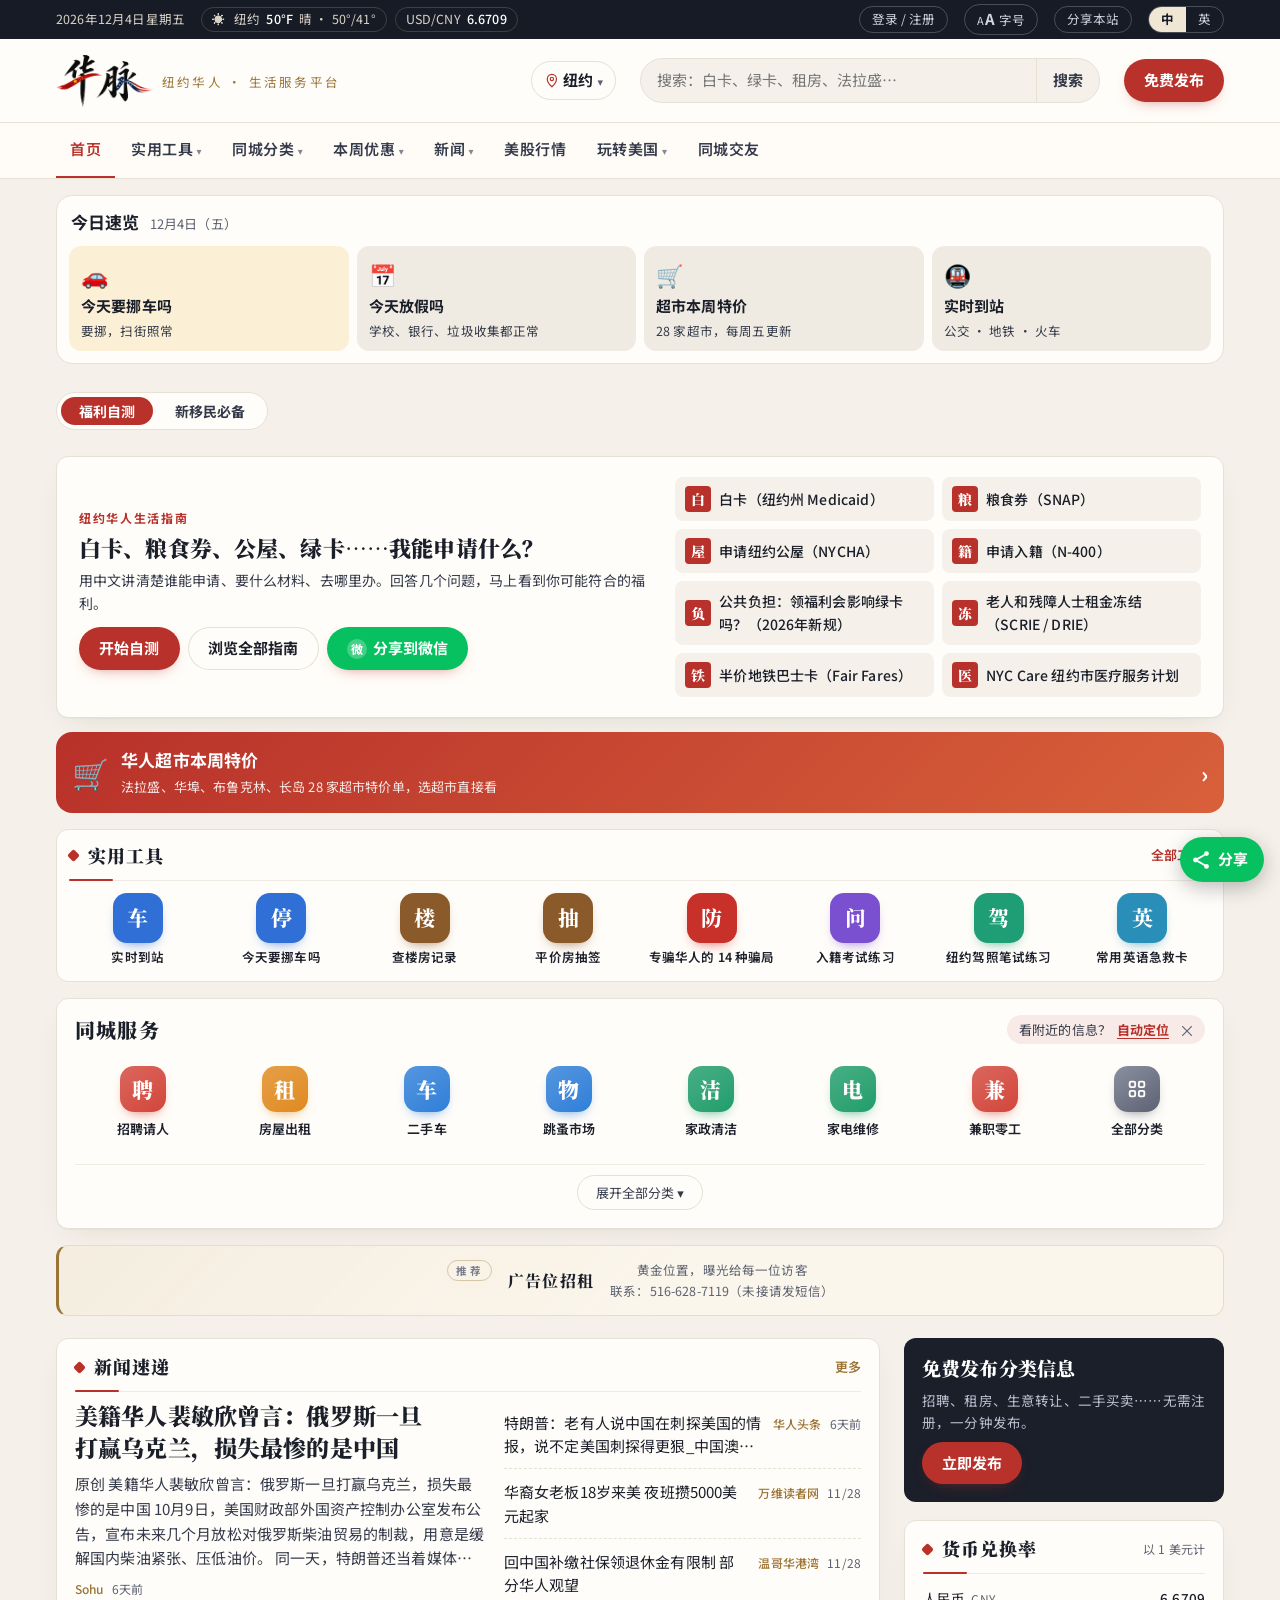
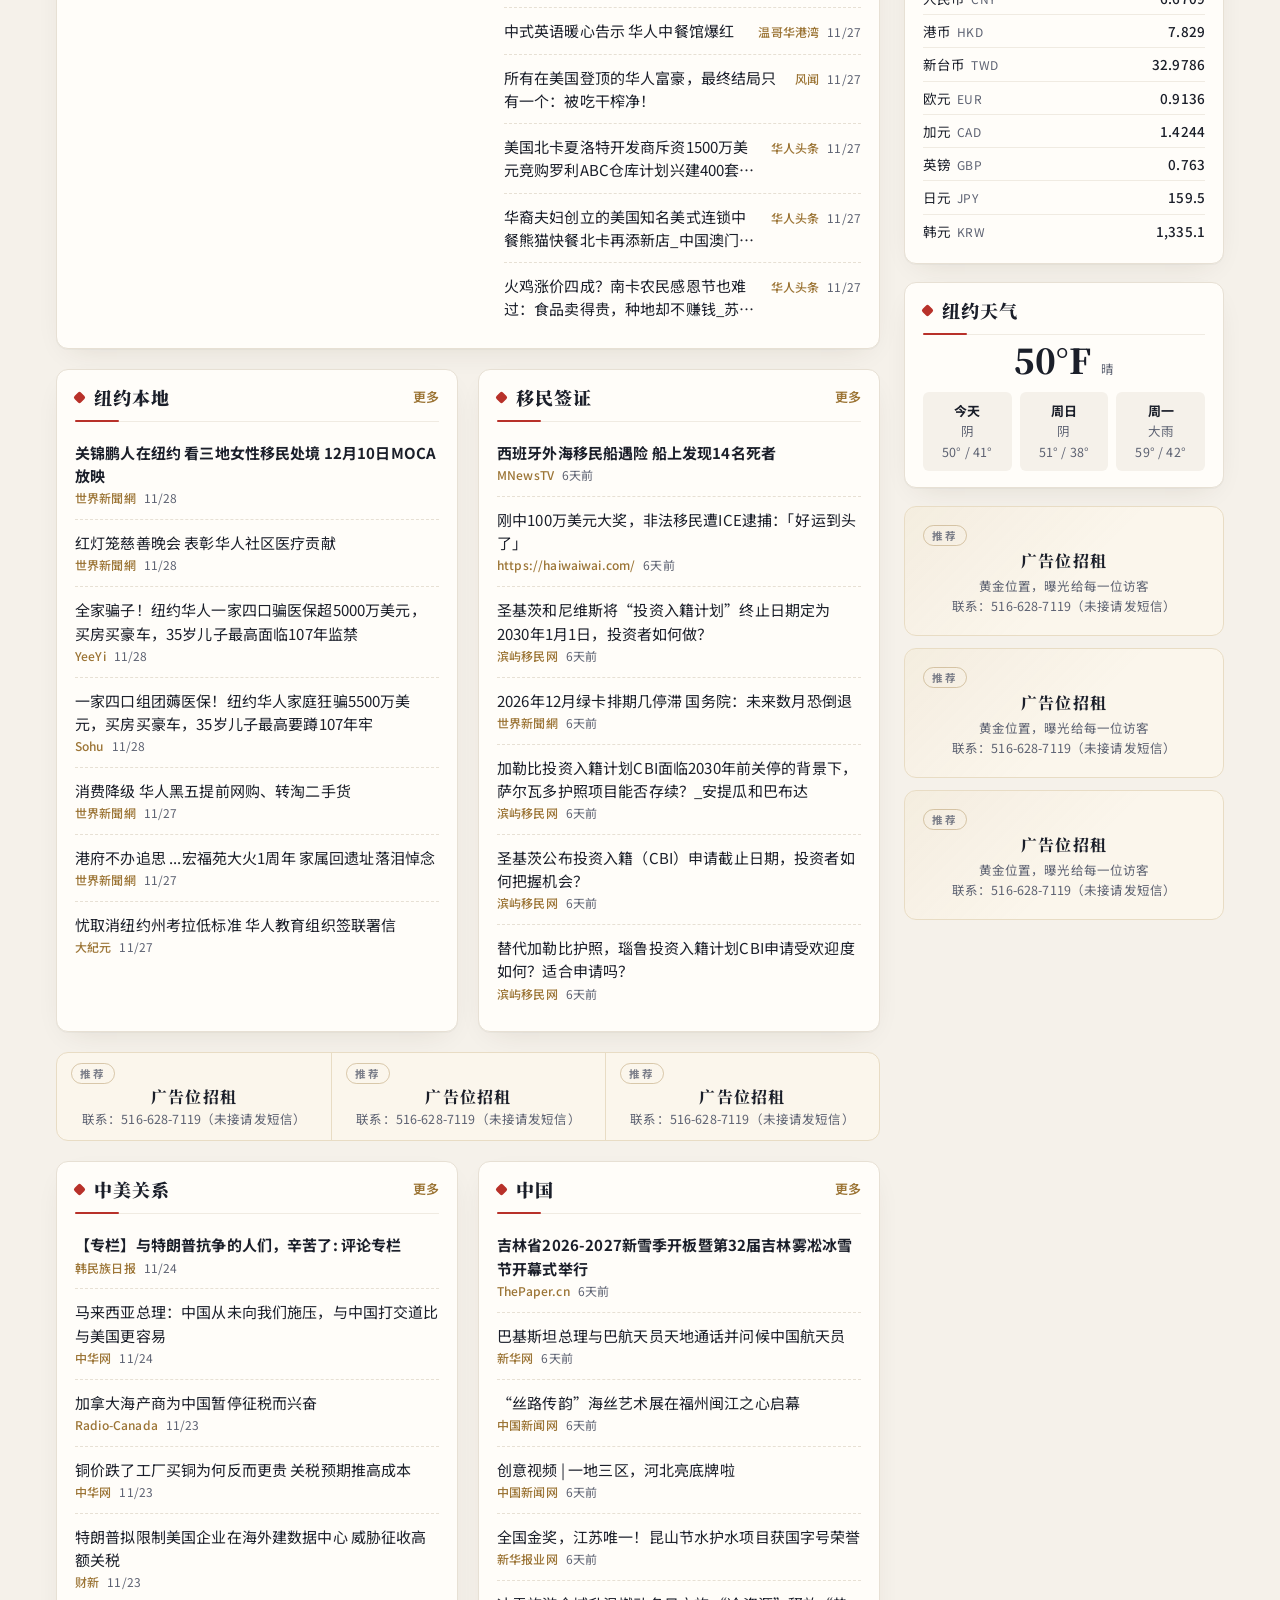
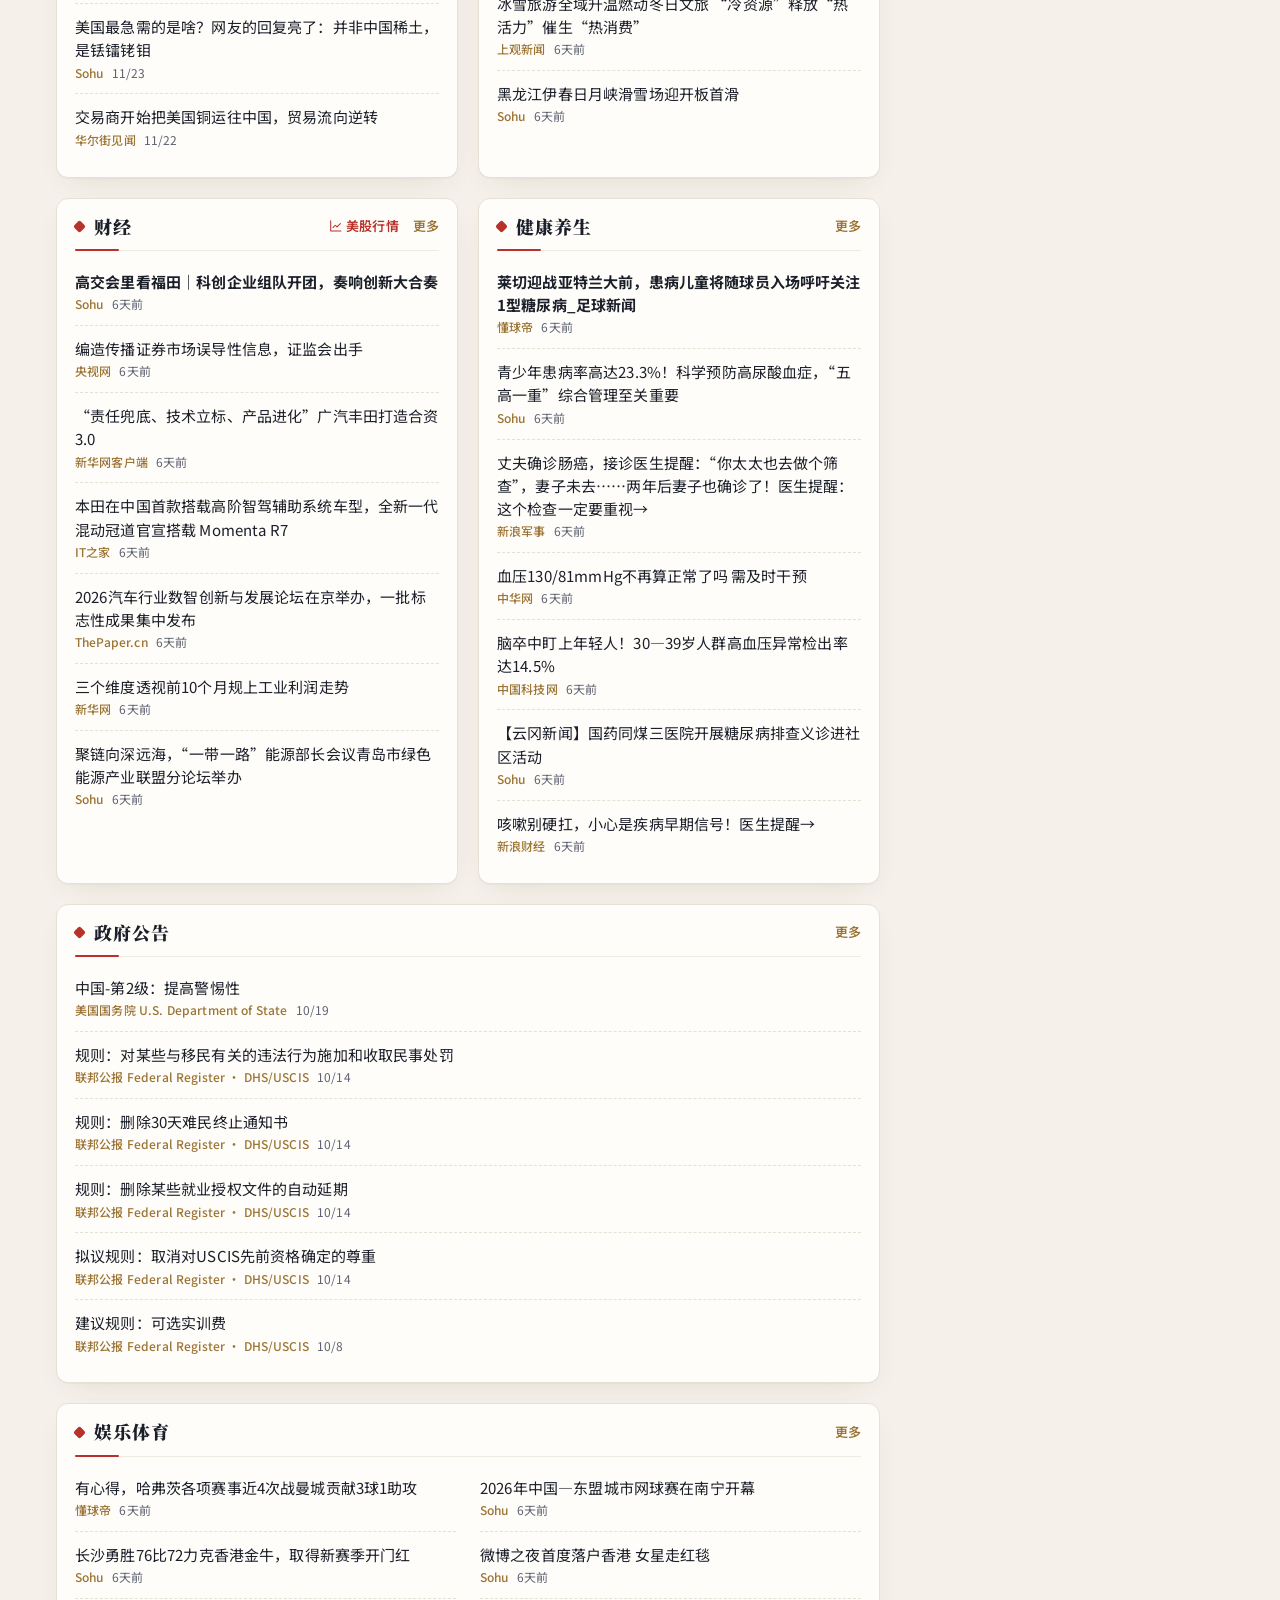
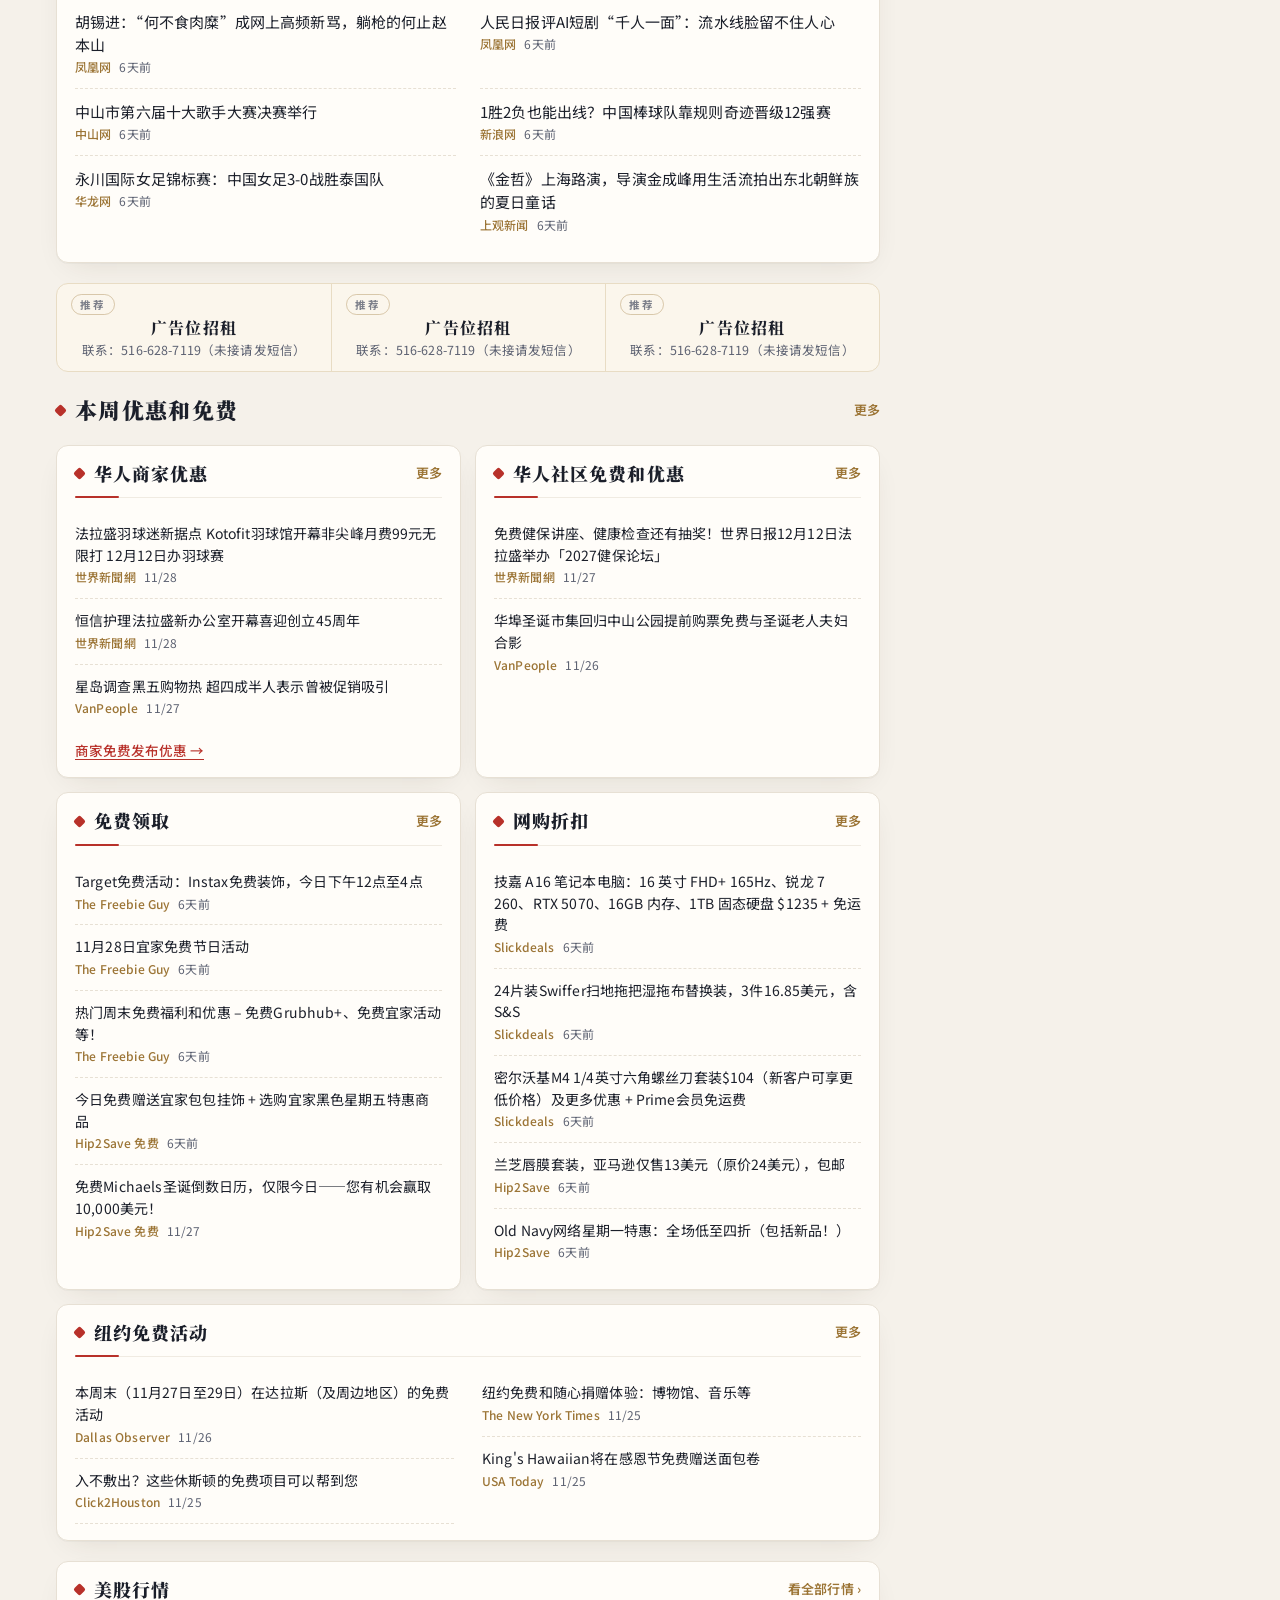
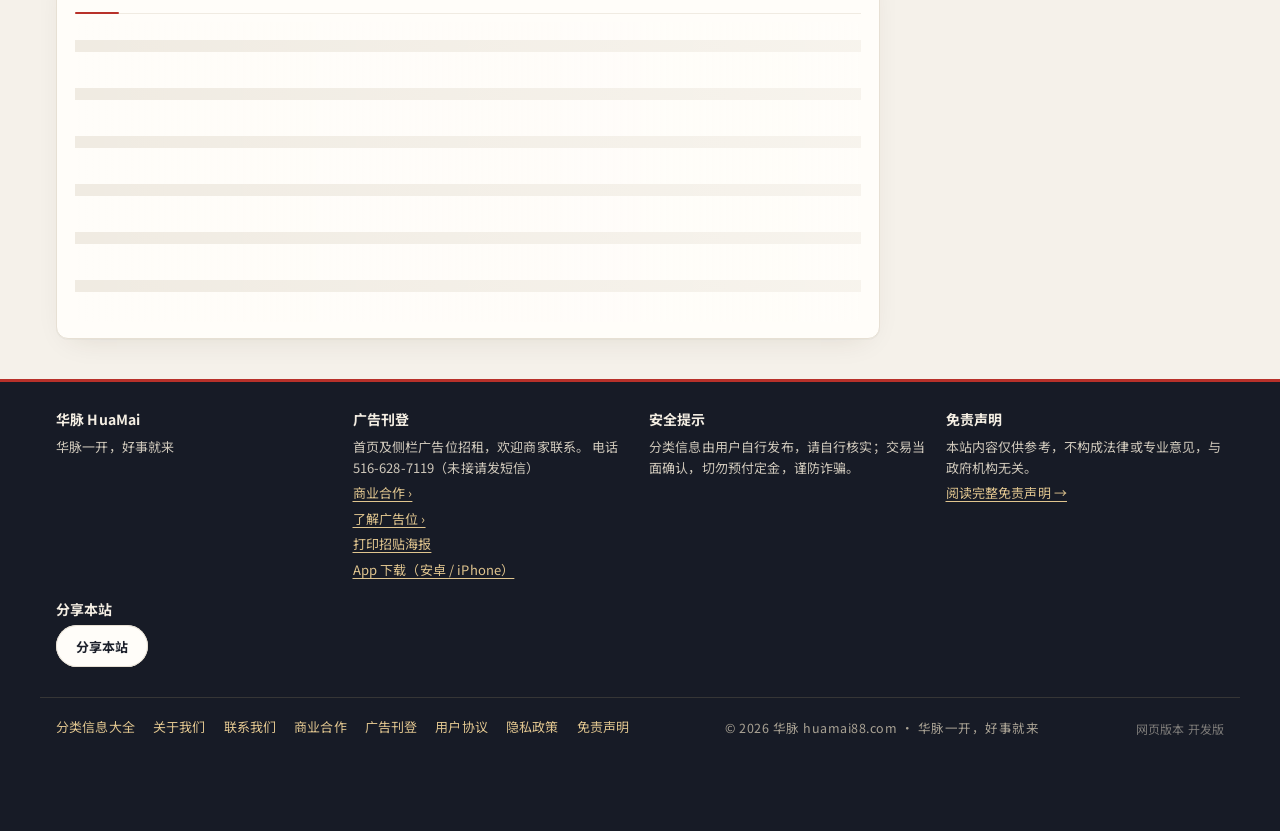
<file: index.html>
<!doctype html>
<html lang="zh-CN">
<head>
<meta charset="utf-8">
<meta name="viewport" content="width=device-width,initial-scale=1,viewport-fit=cover">
<title>华脉 - 纽约华人信息网｜招聘 租房 买卖 生活指南 免费发布</title>
<meta name="description" content="华脉 huamai88.com 是纽约华人信息网：免费发布招聘请人、餐馆请人、房屋出租、房屋买卖、二手买卖、生意转让等分类信息；法拉盛、布鲁克林、曼哈顿华埠、长岛华人生活指南，白卡、粮食券、公屋申请中文说明，每天更新新闻和优惠。">
<meta name="keywords" content="华人信息网,纽约华人,纽约华人信息网,法拉盛,布鲁克林,华埠,华人招聘,纽约招工,餐馆请人,纽约租房,法拉盛租房,房屋买卖,二手买卖,白卡申请,粮食券,华脉">
<link rel="canonical" href="https://huamai88.com/">
<meta name="theme-color" content="#121a2b">
<meta name="referrer" content="no-referrer">
<meta name="hl-build" content="dev">
<meta name="hl-date" content="dev">
<meta property="og:type" content="website">
<meta property="og:site_name" content="华脉">
<meta property="og:title" content="华脉 - 纽约华人信息网">
<meta property="og:description" content="每30分钟更新的在美华人新闻，免费发布招聘、租房、生意转让等分类信息。">
<meta property="og:image" content="https://huamai88.com/assets/share.png">
<link rel="icon" href="icons/favicon-32.png">
<link rel="manifest" href="manifest.webmanifest">
<link rel="apple-touch-icon" href="icons/apple-touch-icon.png">
<meta name="apple-mobile-web-app-capable" content="yes">
<meta name="mobile-web-app-capable" content="yes">
<meta name="apple-mobile-web-app-title" content="华脉">
<meta name="apple-mobile-web-app-status-bar-style" content="default">
<link rel="preconnect" href="https://fonts.googleapis.com">
<link rel="preconnect" href="https://fonts.gstatic.com" crossorigin>
<link rel="stylesheet" href="https://fonts.googleapis.com/css2?family=Noto+Sans+SC:wght@400;500;700&family=Noto+Serif+SC:wght@600;900&display=swap">
<link rel="stylesheet" href="assets/style.css">
<script type="application/ld+json">{"@context":"https://schema.org","@graph":[{"@type":"WebSite","name":"华脉","alternateName":["纽约华人信息网","HuaMai"],"url":"https://huamai88.com/","inLanguage":"zh-CN"},{"@type":"Organization","name":"华脉","url":"https://huamai88.com/","logo":"https://huamai88.com/icons/icon-512.png","slogan":"华脉一开，好事就来","areaServed":"New York"}]}</script>

<script>if(window.top!==window.self){try{window.top.location=window.self.location.href}catch(e){document.documentElement.style.display="none"}}</script>
<script>(function(){try{var app=/HuaLinApp/.test(navigator.userAgent)||matchMedia("(display-mode: standalone)").matches||navigator.standalone===true;var seen=sessionStorage.getItem("hl-splash");if(sessionStorage.getItem("hl-splash-replay")){seen=null;sessionStorage.removeItem("hl-splash-replay");}if(app&&!seen&&!/[?&]nosplash/.test(location.search)){var d=new Date().toDateString(),last=null;try{last=localStorage.getItem("hl-splash-day");localStorage.setItem("hl-splash-day",d);}catch(e){}document.documentElement.classList.add("hl-launch");if(last===d)document.documentElement.classList.add("hl-quick");sessionStorage.setItem("hl-splash","1");}}catch(e){}})();</script>
</head>
<body>
<div class="splash" id="splash" aria-hidden="true">
  <div class="sp-bg"></div>
  <svg class="sp-sky" viewBox="0 0 400 120" preserveAspectRatio="xMidYMax meet"><path pathLength="1" d="M0,118 L0,96 L14,96 L14,84 L24,84 L24,90 L40,90 L40,74 L48,74 L48,88 L60,88 L60,98 L64,98 L64,72 L58,72 L62,66 L85,58 L108,66 L112,72 L106,72 L106,98 L110,98 L110,82 L122,82 L122,66 L131,66 L131,78 L145,78 L145,60 L155,60 L155,72 L171,72 L171,56 L177,56 L177,44 L181,44 L181,32 L184,32 L185,18 L186,32 L189,32 L189,44 L193,44 L193,56 L199,56 L199,82 L211,82 L211,94 L225,94 L225,86 L233,86 L233,62 L241,62 L241,94 L257,94 L257,76 L273,76 L273,88 L281,88 L281,54 L295,54 L295,76 L303,76 L303,86 L311,86 L311,94 L325,94 L325,88 L341,88 L341,94 L351,94 L351,54 L367,54 L367,76 L375,76 L375,86 L383,86 L383,68 L393,68 L400,92 L400,118"/><line class="sp-ground" x1="0" y1="118" x2="400" y2="118" pathLength="1"/></svg>
  <div class="sp-center">
    <div class="sp-seal">
      <svg class="sp-write" viewBox="0 0 1204 637" aria-hidden="true"><defs><filter id="spRough"><feTurbulence type="fractalNoise" baseFrequency=".04" numOctaves="2" seed="3"/><feDisplacementMap in="SourceGraphic" scale="18"/></filter><mask id="spInk" maskUnits="userSpaceOnUse" x="0" y="0" width="1204" height="637"><g filter="url(#spRough)"><path class="st" pathLength="1" stroke-width="62" d="M278,68 L200,150 L105,258" style="--d:0.00s;--t:0.10s"/><path class="st" pathLength="1" stroke-width="62" d="M242,168 L232,215 L226,280" style="--d:0.13s;--t:0.09s"/><path class="st" pathLength="1" stroke-width="58" d="M468,72 L400,100 L298,148" style="--d:0.25s;--t:0.09s"/><path class="st" pathLength="1" stroke-width="58" d="M352,2 L346,80 L352,150 L380,182 L462,180" style="--d:0.37s;--t:0.11s"/><path class="st" pathLength="1" stroke-width="78" d="M8,392 L120,350 L250,300 L400,240 L575,252" style="--d:0.51s;--t:0.23s"/><path class="st" pathLength="1" stroke-width="66" d="M322,222 L330,330 L330,470 L322,636" style="--d:0.77s;--t:0.16s"/><path class="st" pathLength="1" stroke-width="62" d="M668,140 L655,250 L620,380 L505,522" style="--d:0.97s;--t:0.17s"/><path class="st" pathLength="1" stroke-width="68" d="M655,150 L748,140 L732,280 L725,420 L712,522" style="--d:1.17s;--t:0.19s"/><path class="st" pathLength="1" stroke-width="52" d="M612,222 L650,250 L668,300 L690,345" style="--d:1.38s;--t:0.09s"/><path class="st" pathLength="1" stroke-width="48" d="M640,415 L668,440 L692,470" style="--d:1.50s;--t:0.09s"/><path class="st" pathLength="1" stroke-width="52" d="M888,80 L850,110 L788,178" style="--d:1.62s;--t:0.09s"/><path class="st" pathLength="1" stroke-width="70" d="M872,165 L860,300 L856,440 L850,565" style="--d:1.74s;--t:0.16s"/><path class="st" pathLength="1" stroke-width="58" d="M748,292 L800,312 L780,370 L745,410" style="--d:1.93s;--t:0.09s"/><path class="st" pathLength="1" stroke-width="52" d="M978,228 L930,270 L888,310" style="--d:2.05s;--t:0.09s"/><path class="st" pathLength="1" stroke-width="56" d="M870,320 L900,390 L910,450 L860,520" style="--d:2.17s;--t:0.09s"/><path class="st" pathLength="1" stroke-width="70" d="M800,320 L900,345 L1000,395 L1100,410 L1196,412" style="--d:2.29s;--t:0.16s"/></g></mask></defs><image href="assets/logo-art.jpg" width="1204" height="637" mask="url(#spInk)"/><image class="sp-full" href="assets/logo-art.jpg" width="1204" height="637"/></svg>
    </div>
    <div class="sp-name"><span>华</span><span>脉</span></div>
    <div class="sp-rule"><i></i><b>◆</b><i></i></div>
    <div class="sp-poem">华脉一开，好事就来！</div>
  </div>
  <div class="sp-foot">NEW YORK · 纽约华人生活</div>
</div>
</div>
<img class="wx-thumb" src="assets/share.png" alt="" width="300" height="300">
<div class="util"><div class="shell util-in">
  <span id="today" class="util-date"></span>
  <span class="util-mid">
    <span id="wxNow" class="pill" hidden></span>
    <span id="fxNow" class="pill" hidden></span>
    <span id="pulseMini" class="pill pl-mini" hidden></span>
  </span>
  <button type="button" class="util-share" id="loginBtn" data-i18n="login">登录 / 注册</button>
  <span class="util-user" id="userBox" hidden><a href="#me" id="userName" class="util-me"></a> <button type="button" class="linkbtn util-out" id="logoutBtn" data-i18n="logout">退出</button></span>
  <button type="button" class="util-share util-app" id="appBtn" hidden data-i18n="appInstall">安装App</button>
  <button type="button" class="util-share util-fz" id="fzBtn" aria-label="字号大小"><span aria-hidden="true">A</span><b aria-hidden="true">A</b> <span data-i18n="fzLabel">字号</span></button>
  <button type="button" class="util-share" id="siteShare" data-i18n="shareSite">分享本站</button>
  <div class="seg" role="group" aria-label="Language / 语言">
    <button type="button" id="lzh" aria-pressed="true" aria-label="中文">中</button>
    <button type="button" id="lzt" aria-pressed="false" hidden>繁</button>
    <button type="button" id="len" aria-pressed="false" aria-label="English">英</button>
  </div>
</div></div>

<header class="mast"><div class="shell mast-in">
  <a class="logo" href="#" data-home>
    <img class="logo-wide" src="assets/logo-wide.png" alt="华脉" width="114" height="60">
    <span class="logo-txt"><b>华脉</b><small data-i18n="tagline">纽约华人 · 生活服务平台</small></span>
  </a>
  <button type="button" class="region" id="regionBtn" data-region aria-label="选择地区"><svg class="ic" viewBox="0 0 24 24" aria-hidden="true"><path d="M12 21s-7-6.2-7-12a7 7 0 0 1 14 0c0 5.8-7 12-7 12z"/><circle cx="12" cy="9" r="2.5"/></svg><span id="regionTxt">纽约</span><span class="caret" aria-hidden="true">▾</span></button>
  <form class="search" id="searchForm" role="search">
    <input id="q" type="search" autocomplete="off" data-i18n-ph="searchPh" placeholder="搜索：白卡、绿卡、租房、法拉盛…">
    <button type="submit" data-i18n="searchBtn">搜索</button>
  </form>
  <button class="search-tg" type="button" id="searchTg" aria-label="搜索" aria-expanded="false"><svg viewBox="0 0 24 24" width="22" height="22" aria-hidden="true"><circle cx="10.5" cy="10.5" r="6.5" fill="none" stroke="currentColor" stroke-width="2.2"/><path d="M15.5 15.5 21 21" stroke="currentColor" stroke-width="2.2" stroke-linecap="round"/></svg></button>
  <button class="btn" type="button" data-post data-i18n="postFree">免费发布</button>
</div></header>

<nav class="tabs"><div class="shell tabs-in" id="tabs"></div></nav>
<div class="mega" id="mega" hidden></div>

<main class="shell" id="vHome">
  <div class="app-bar" id="appBar" hidden></div>
  <div class="app-home" id="appHome" hidden></div>



  <div class="pulse" id="pulse" hidden></div>
  <div class="home-top">
  <div id="homeToday"></div>
  <div class="wx-strip" id="homeWx" hidden></div>
      <div class="htabs" id="htabs" data-t="g">
        <div class="ht-bar" role="tablist"><button type="button" role="tab" data-ht="g" data-i18n="checkTab">福利自测</button><button type="button" role="tab" data-ht="n" data-i18n="ncH">新移民必备</button></div>
      <section class="g-home" id="gHome" hidden>
        <div class="g-home-l">
          <span class="lab" data-i18n="gHomeLab">纽约华人生活指南</span>
          <h2 data-i18n="gHomeH">白卡、粮食券、公屋、绿卡……我能申请什么？</h2>
          <p data-i18n="gHomeP">用中文讲清楚谁能申请、要什么材料、去哪里办。回答几个问题，马上看到你可能符合的福利。</p>
          <div class="g-home-btns"><a class="btn" href="#check" data-i18n="gCheckBtn">开始自测</a><a class="btn ghost" href="#guide" data-i18n="gAllBtn">浏览全部指南</a><button type="button" class="btn wx-btn" data-share-check><span aria-hidden="true">微</span> <span data-i18n="shareWx">分享到微信</span></button></div>
        </div>
        <div class="g-home-r" id="gHomeList"></div>
      </section>
      <section class="block nc" id="newcomer"></section>
      </div>
  <a class="ah-cs home-cs" href="#chaoshi"><span class="ah-cs-ic">🛒</span><div><b>华人超市本周特价</b><span>法拉盛、华埠、布鲁克林、长岛 28 家超市特价单，选超市直接看</span></div><i>›</i></a>
  <section class="ah-tools-sec home-tools" id="homeTools"></section>
  </div>
  <section class="portal" id="homePortal" aria-label="同城服务"></section>
  <section class="spon-banner" id="sponBanner" aria-label="Sponsors"></section>

  <div class="layout">
    <div class="col-main">
      <section class="block latest-main" hidden>
        <div class="bh"><h2 data-i18n="latest">最新信息</h2><a href="b/" data-i18n="pgAll">分类信息大全</a></div>
        <ul class="rows" id="latest"></ul>
      </section>

      <section class="block lead-block">
        <div class="bh"><h2 data-i18n="sec_top">新闻速递</h2><a href="#n-top" data-i18n="more">更多</a></div>
        <div id="sec-top" class="lead-wrap"></div>
      </section>
      <section class="spons" id="sponTop" aria-label="Sponsors"></section>
      <div class="pair">
        <section class="block"><div class="bh"><h2 data-i18n="sec_local">纽约本地</h2><a href="#n-local" data-i18n="more">更多</a></div><ul class="nl" id="sec-local"></ul></section>
        <section class="block"><div class="bh"><h2 data-i18n="sec_immigration">移民签证</h2><a href="#n-immigration" data-i18n="more">更多</a></div><ul class="nl" id="sec-immigration"></ul></section>
      </div>
      <section class="spons mid" id="sponMid1" aria-label="Sponsors"></section>
      <div class="pair">
        <section class="block"><div class="bh"><h2 data-i18n="sec_uschina">中美关系</h2><a href="#n-uschina" data-i18n="more">更多</a></div><ul class="nl" id="sec-uschina"></ul></section>
        <section class="block"><div class="bh"><h2 data-i18n="sec_china">中国</h2><a href="#n-china" data-i18n="more">更多</a></div><ul class="nl" id="sec-china"></ul></section>
      </div>
      <section class="spons mid" id="sponMid2" aria-label="Sponsors"></section>
      <div class="pair">
        <section class="block"><div class="bh"><h2 data-i18n="sec_business">财经</h2><span class="bh-links"><a href="#stocks" class="stk-link"><svg class="ic" viewBox="0 0 24 24" aria-hidden="true"><path d="M3 3v18h18"/><path d="m7 15 4-4 3 3 6-6"/></svg><span data-i18n="stkTab">美股行情</span></a><a href="#n-business" data-i18n="more">更多</a></span></div><ul class="nl" id="sec-business"></ul></section>
        <section class="block"><div class="bh"><h2 data-i18n="sec_health">健康养生</h2><a href="#n-health" data-i18n="more">更多</a></div><ul class="nl" id="sec-health"></ul></section>
      </div>
      <section class="block" hidden><div class="bh"><h2 data-i18n="sec_official">政府公告</h2><a href="#n-official" data-i18n="more">更多</a></div><ul class="nl" id="sec-official"></ul></section>
      <section class="block"><div class="bh"><h2 data-i18n="sec_ent">娱乐体育</h2><a href="#n-ent" data-i18n="more">更多</a></div><ul class="nl two-col" id="sec-ent"></ul></section>
      <section class="spons mid home-ad" id="sponMid3" aria-label="Sponsors"></section>
      <section class="deals-home" id="dealsHome" hidden>
        <div class="bh big"><h2 data-i18n="dealsH">本周优惠和免费</h2><a href="#deals" data-i18n="more">更多</a></div>
        <div class="deals-grid" id="dealsGrid"></div>
        <section class="spons mid deals-ads" id="sponDeals" aria-label="Sponsors"></section>
      </section>
      <section class="block stk-home" id="stkHomeBox"><div class="bh"><h2><span data-i18n="stkTab">美股行情</span></h2><a href="#stocks" data-i18n="stkAll">看全部行情 ›</a></div><div id="stkHome" class="stk-w"></div></section>
    </div>

    <aside class="col-rail">
      <div class="cta">
        <b data-i18n="ctaH">免费发布分类信息</b>
        <p data-i18n="ctaP">招聘、租房、生意转让、二手买卖……无需注册，一分钟发布。</p>
        <button class="btn" type="button" data-post data-i18n="postNow">立即发布</button>
      </div>
      <section class="block" id="fxBlock" hidden>
        <div class="bh"><h2 data-i18n="fx">货币兑换率</h2><span class="bh-note" id="fxAsOf"></span></div>
        <table class="fx" id="fxTable"></table>
      </section>
      <section class="block" id="wxBlock" hidden>
        <div class="bh"><h2 data-i18n="weather">纽约天气</h2></div>
        <div class="wx" id="wx"></div>
      </section>
      <div id="sponRail" class="spon-rail"></div>
    </aside>
  </div>

  <section class="boards-sec">
    <div class="bh big"><h2 data-i18n="classifieds">分类信息</h2><span class="bh-note" data-i18n="classHint">点击板块查看全部</span></div>
    <div class="bgrid" id="bgrid"></div>
  </section>
  <section class="spons mid foot-ads" id="sponFoot" aria-label="Sponsors"></section>
</main>

<main class="shell view" id="vBoard" hidden>
  <div class="vh">
    <button class="back" type="button" data-home data-i18n="back">← 返回首页</button>
    <div class="vh-row"><span class="seal md" id="bSeal"></span><h1 id="bTitle"></h1>
      <button class="btn" type="button" id="bPost" data-i18n="postHere">在本板块发布</button></div>
    <div class="bfilters"><input class="filter" id="bFilter" type="search" data-i18n-ph="filterPh" placeholder="在本板块中筛选">
      <select id="bArea" aria-label="地区"></select>
      <label class="chk"><input type="checkbox" id="bToday"> <span data-i18n="bToday">只看今天</span></label></div>
    <div class="area-chips" id="bAreaChips" role="group" aria-label="地区"></div>
  </div>
  <section class="spons mid" id="sponBoard" aria-label="Sponsors"></section>
  <p class="rules-note" id="bRules" hidden></p>
  <p class="pin-note" id="bPin"></p>
  <ul class="plist" id="bList"></ul>
</main>

<main class="shell view" id="vNews" hidden>
  <div class="vh">
    <button class="back" type="button" data-home data-i18n="back">← 返回首页</button>
    <h1 id="nTitle"></h1>
    <p class="vh-note" id="nNote"></p>
  </div>
  <ul class="nl full" id="nList"></ul>
</main>

<main class="shell view" id="vGuide" hidden>
  <div class="vh">
    <button class="back" type="button" data-home data-i18n="back">← 返回首页</button>
    <h1 data-i18n="gIndexH">纽约华人生活指南</h1>
    <p class="vh-note" data-i18n="gIndexP">福利申请和办事流程，用中文讲清楚。规定经常变化，每篇都附官方链接和核实日期。</p>
  </div>
  <div class="g-share-row"><button type="button" class="btn wx-btn" data-share-check><span aria-hidden="true">微</span> <span data-i18n="shareCheckWx">把自测分享到微信</span></button></div>
  <a class="g-check-cta" href="#check"><b data-i18n="gCheckH">我能申请什么？</b><span data-i18n="gCheckP">回答 6 个问题，看看你家可能符合哪些福利 →</span></a>
  <div id="gIndex"></div>
</main>

<main class="shell view" id="vGuideOne" hidden>
  <div class="vh vh-row"><a class="back" href="#guide" data-i18n="gBack">← 返回指南目录</a><button type="button" class="btn wx-btn" id="gShareTop"><span aria-hidden="true">微</span> <span data-i18n="shareWx">分享到微信</span></button></div>
  <section class="spons mid" id="sponGuideTop" aria-label="Sponsors"></section>
  <div id="gOne"></div>
  <section class="spons mid" id="sponGuide" aria-label="Sponsors"></section>
  <div class="post-actions g-actions"><button type="button" class="btn" id="gShare" data-i18n="share">分享到微信</button><a class="btn ghost" href="#check" data-i18n="gCheckBtn">开始自测</a></div>
</main>

<main class="shell view" id="vCheck" hidden>
  <div class="vh">
    <a class="back" href="#guide" data-i18n="gBack">← 返回指南目录</a>
    <h1 data-i18n="gCheckH">我能申请什么？</h1>
    <p class="vh-note" data-i18n="ckNote">答案只保存在你的手机上，不会上传。结果只是初步参考，最终以政府审核为准。</p>
  </div>
  <form class="ck" id="ckForm" novalidate>
    <fieldset><legend data-i18n="ckWhere">1. 你住在哪里？</legend>
      <label><input type="radio" name="ckNyc" value="1" checked> <span data-i18n="ckNyc">纽约市五大区</span></label>
      <label><input type="radio" name="ckNyc" value="0"> <span data-i18n="ckNys">纽约州其他地方</span></label></fieldset>
    <fieldset><legend data-i18n="ckAge">2. 你的年龄</legend>
      <input id="ckAge" type="number" inputmode="numeric" min="0" max="120" value="40"></fieldset>
    <fieldset><legend data-i18n="ckSize">3. 家里一共几口人（一起住、一起报税或一起开伙）</legend>
      <select id="ckSize"><option>1</option><option selected>2</option><option>3</option><option>4</option><option>5</option><option>6</option><option>7</option><option>8</option></select></fieldset>
    <fieldset><legend data-i18n="ckIncome">4. 全家每月税前总收入（美元）</legend>
      <input id="ckIncome" type="number" inputmode="numeric" min="0" step="50" value="2500"><span class="hint" data-i18n="ckIncomeHint">包括工资、生意收入、社安金、退休金等；没有收入填 0</span></fieldset>
    <fieldset><legend data-i18n="ckStatus">5. 你的身份</legend>
      <select id="ckStatus">
        <option value="citizen" data-i18n="st_citizen">美国公民</option>
        <option value="lpr5" data-i18n="st_lpr5">绿卡满 5 年</option>
        <option value="lpr" data-i18n="st_lpr">绿卡未满 5 年</option>
        <option value="refugee" data-i18n="st_refugee">难民 / 庇护已批准</option>
        <option value="other" data-i18n="st_other">其他合法身份（工作签、学生签、申请中等）</option>
        <option value="none" data-i18n="st_none">暂时没有合法身份</option>
      </select></fieldset>
    <fieldset><legend data-i18n="ckFlags">6. 家里有以下情况吗？（可多选）</legend>
      <label><input type="checkbox" id="fPreg"> <span data-i18n="fl_preg">孕妇或 5 岁以下孩子</span></label>
      <label><input type="checkbox" id="fKids"> <span data-i18n="fl_kids">18 岁以下孩子</span></label>
      <label><input type="checkbox" id="fDis"> <span data-i18n="fl_dis">有人残障</span></label>
      <label><input type="checkbox" id="fRent"> <span data-i18n="fl_rent">租房住</span></label>
      <label><input type="checkbox" id="fReg"> <span data-i18n="fl_reg">住在租金稳定（rent-stabilized）公寓</span></label></fieldset>
    <p class="hint" data-i18n="ckDisc">自测结果只是粗略估算，不代表你一定符合或不符合，也不是政府的决定。</p>
    <button class="btn" type="submit" data-i18n="ckGo">看结果</button>
  </form>
  <div id="ckOut"></div>
</main>

<main class="shell view" id="vArticle" hidden>
  <div class="vh"><a class="back" id="aBack" href="#">← 返回</a></div>
  <div class="art-wrap"><article class="art" id="aBody"></article><aside class="art-side" id="aSide"></aside></div>
</main>

<main class="shell view" id="vDeals" hidden>
  <div class="vh">
    <button class="back" type="button" data-home data-i18n="back">← 返回首页</button><nav class="sale-tabs" aria-label="本周特价"><a href="#chaoshi">🛒 超市特价</a><a href="#deals" class="on" aria-current="page">🏷️ 其他特价</a></nav>
    <h1 data-i18n="dealsH">本周优惠和免费</h1>
    <p class="vh-note" data-i18n="dealsNote">每天自动汇集网购折扣、免费领取和纽约免费活动；本地华人商家也可以免费发布优惠。优惠可能随时结束，请以商家页面为准。</p>
  </div>
  <div class="deals-full" id="dealsFull"></div>
</main>

<main class="shell view" id="vAds" hidden>
  <div class="vh"><button class="back" type="button" data-home data-i18n="back">← 返回首页</button></div>
  <article class="guide" id="adsBody"></article>
</main>

<main class="shell view" id="vStocks" hidden>
  <div class="vh">
    <button class="back" type="button" data-home data-i18n="back">← 返回首页</button>
    <h1 data-i18n="stkH">美股行情</h1>
    <p class="vnote" data-i18n="stkNote">指数、中概股、热门科技股和汇率黄金，打开页面自动更新。行情由 TradingView 提供，部分报价可能有延迟。</p>
  </div>
  <div class="stk-tape" id="stkTape"></div>
  <div class="stk-grid">
    <section class="block stk-box"><div class="bh"><h2 data-i18n="stkOverview">走势图</h2></div><div id="stkOverview" class="stk-w" style="height:460px"></div></section>
    <section class="block stk-box"><div class="bh"><h2 data-i18n="stkHot">今日涨跌榜</h2></div><div id="stkHot" class="stk-w" style="height:520px"></div></section>
  </div>
  <section class="block stk-box"><div class="bh"><h2 data-i18n="stkQuotes">实时报价</h2></div><div id="stkQuotes" class="stk-w" style="height:640px"></div></section>
  <section class="block stk-box"><div class="bh"><h2 data-i18n="stkChart">查任何股票</h2><span class="bh-note" data-i18n="stkChartNote">点图表左上角的代码，可以搜索任何股票</span></div><div id="stkChart" class="stk-w" style="height:520px"></div></section>
  <p class="g-fine stk-disc" data-i18n="stkDisc">本页行情仅供参考，不构成任何投资建议。华脉不推荐买卖任何股票，投资有风险，请自行判断或咨询持牌理财顾问。</p>
</main>

<main class="shell view" id="vAppDl" hidden>
  <div class="vh"><button class="back" type="button" data-home data-i18n="back">← 返回首页</button><h1>下载华脉 App</h1><p class="vh-note">安卓手机直接装 APK；苹果 iPhone 用「添加到主屏幕」，免费，装好后和安卓版一样。</p></div>
  <div id="appDlBody"></div>
</main>
<main class="shell view" id="vChaoshi" hidden>
  <div class="vh"><button class="back" type="button" data-home data-i18n="back">← 返回首页</button><nav class="sale-tabs" aria-label="本周特价"><a href="#chaoshi" class="on" aria-current="page">🛒 超市特价</a><a href="#deals">🏷️ 其他特价</a></nav><h1>华人超市特价单</h1><p class="vh-note">法拉盛、华埠、布鲁克林等华人超市本周特价 flyer，选地区、选超市直接看。每周五自动更新。</p></div>
  <div id="csBody"></div>
</main>
<main class="shell view" id="vTravel" hidden>
  <div class="vh"><button class="back" type="button" data-home data-i18n="back">← 返回首页</button></div>
  <nav class="tl-nav" id="travelNav" aria-label="玩转美国"></nav>
  <div id="travelBody"></div>
</main>
<main class="shell view" id="vTools" hidden>
  <div class="vh"><button class="back" type="button" data-home data-i18n="back">← 返回首页</button></div>
  <nav class="tl-nav" id="toolsNav" aria-label="实用工具"></nav>
  <div id="toolsBody"></div>
</main>
<main class="shell view" id="vEvents" hidden>
  <div class="vh"><button class="back" type="button" data-home data-i18n="back">← 返回首页</button><h1 data-i18n="eventsH">线下活动</h1><p class="vh-note" data-i18n="eventsNote">纽约华人社区活动和全市免费活动，每天自动更新。办活动的社区组织和商家可以免费发布。</p></div>
  <div id="eventsBody"></div>
</main>
<main class="shell view" id="vCity" hidden>
  <div class="vh"><button class="back" type="button" data-home data-i18n="back">← 返回首页</button></div>
  <div id="cityBody"></div>
</main>
<main class="shell view" id="vYP" hidden>
  <div class="vh">
    <button class="back" type="button" data-home data-i18n="back">← 返回首页</button>
    <div class="vh-row"><span class="seal md" aria-hidden="true">黄</span><h1 data-i18n="ypH">商家黄页</h1><button class="btn" type="button" id="ypAdd" data-i18n="ypAdd">免费登记商家</button></div>
    <p class="vnote" data-i18n="ypNote">纽约华人常用的超市、餐馆、律师、医生、报税、装修等商家，一查就有电话和地址。</p>
    <div class="bfilters"><input class="filter" id="ypQ" type="search" data-i18n-ph="ypQph" placeholder="搜索商家名称、地址"><select id="ypArea" aria-label="地区"></select></div>
    <div class="yp-cats" id="ypCats"></div>
  </div>
  <div class="yp-list" id="ypList"></div>
</main>

<dialog id="ypDlg"><form class="dl" id="ypForm" method="dialog">
  <button type="button" class="x" data-close aria-label="Close">×</button>
  <h3 data-i18n="ypAdd">免费登记商家</h3>
  <p class="warn" data-i18n="ypFormNote">基础登记完全免费。想排在最前面、带“推荐”标记，可以联系我们做付费推荐。</p>
  <div class="field"><label for="yName" data-i18n="yName">商家名称</label><input id="yName" maxlength="60" required></div>
  <div class="two"><div class="field"><label for="yCat" data-i18n="yCat">类别</label><select id="yCat"></select></div>
    <div class="field"><label for="yArea" data-i18n="fArea">地区</label><select id="yArea"></select></div></div>
  <div class="field"><label for="yAddr" data-i18n="yAddr">地址</label><input id="yAddr" maxlength="120" placeholder="如：39-12 Main St, Flushing"></div>
  <div class="two"><div class="field"><label for="yPhone" data-i18n="fPhone">电话</label><input id="yPhone" maxlength="30" inputmode="tel"></div>
    <div class="field"><label for="yWx" data-i18n="fWx">微信（选填）</label><input id="yWx" maxlength="40"></div></div>
  <div class="two"><div class="field"><label for="yHours" data-i18n="yHours">营业时间（选填）</label><input id="yHours" maxlength="80" placeholder="如：每天 9am–9pm"></div>
    <div class="field"><label for="yWeb" data-i18n="yWeb">网站（选填）</label><input id="yWeb" maxlength="200" inputmode="url"></div></div>
  <div class="field"><label for="yDesc" data-i18n="yDesc">简介（选填）</label><textarea id="yDesc" maxlength="600" data-i18n-ph="yDescPh" placeholder="主营项目、特色、是否接受保险、会说的语言等"></textarea></div>
  <p class="err" id="yErr" role="alert"></p>
  <div class="actions"><button type="button" class="btn ghost" data-close data-i18n="cancel">取消</button><button type="submit" class="btn" id="ySubmit" data-i18n="submit">发布</button></div>
</form></dialog>

<main class="shell view" id="vMe" hidden>
  <div class="vh"><button class="back" type="button" data-home data-i18n="back">← 返回首页</button></div>
  <div id="meBody"></div>
</main>

<main class="shell view" id="vFlyer" hidden>
  <div class="vh"><button class="back" type="button" data-home data-i18n="back">← 返回首页</button></div>
  <div id="flyerBody"></div>
</main>

<main class="shell view" id="vDisc" hidden>
  <div class="vh"><button class="back" type="button" data-home data-i18n="back">← 返回首页</button></div>
  <article class="guide" id="discBody"></article>
</main>

<main class="shell view" id="vSearch" hidden>
  <div class="vh">
    <button class="back" type="button" data-home data-i18n="back">← 返回首页</button>
    <h1 id="sTitle"></h1>
  </div>
  <ul class="plist" id="sList"></ul>
</main>

<footer class="foot"><div class="shell foot-in">
  <div><b>华脉 HuaMai</b><p data-i18n="cpTag">华脉一开，好事就来</p></div>
  <div><b data-i18n="footAds">广告刊登</b><p id="adContact" data-i18n="footAdsP">首页及侧栏广告位招租，欢迎商家联系。</p><p><a class="flink" href="#business">商业合作 ›</a></p><p><a class="flink" href="#advertise" data-i18n="adMore">了解广告位 ›</a></p><p><a class="flink" href="#flyer" data-i18n="flyerLink">打印招贴海报</a></p><p><a class="flink" href="#app">App 下载（安卓 / iPhone）</a></p></div>
  <div><b data-i18n="footSafe">安全提示</b><p data-i18n="foot2">分类信息由用户自行发布，请自行核实；交易当面确认，切勿预付定金，谨防诈骗。</p></div>
  <div><b data-i18n="footLegal">免责声明</b><p data-i18n="footLegalP">本站内容仅供参考，不构成法律或专业意见，与政府机构无关。</p><p><a class="flink" href="#disclaimer" data-i18n="footLegalLink">阅读完整免责声明 →</a></p></div>
  <div><b data-i18n="shareSite">分享本站</b><p><button type="button" class="btn ghost" id="footShare" data-i18n="shareSite">分享本站</button></p></div>
</div>
<div class="shell foot-base">
  <nav class="foot-links" aria-label="Site"><a href="b/" data-i18n="pgAll">分类信息大全</a><a href="#about" data-i18n="pgAbout">关于我们</a><a href="#contact" data-i18n="pgContact">联系我们</a><a href="#business">商业合作</a><a href="#advertise" data-i18n="pgAds">广告刊登</a><a href="#terms" data-i18n="pgTerms">用户协议</a><a href="#privacy" data-i18n="pgPrivacy">隐私政策</a><a href="#disclaimer" data-i18n="footLegal">免责声明</a></nav>
  <p class="foot-copy">© <span id="cpYear">2026</span> <span data-i18n="cpName">华脉</span> huamai88.com · <span data-i18n="cpTag">华脉一开，好事就来</span></p>
  <p class="foot-ver" id="footVer"></p>
</div></footer>

<div class="reader" id="reader" hidden role="dialog" aria-modal="true" aria-label="Reader">
  <div class="rd-bar">
    <button type="button" class="rd-close" id="rdClose" data-i18n="rdBack">← 返回华脉</button>
    <span class="rd-src"><span data-i18n="rdNote">以下内容由原网站提供</span> · <b id="rdSrc"></b></span>
    <a class="rd-orig" id="rdOrig" href="#" target="_blank" rel="noopener noreferrer" data-i18n="rdNew">显示空白？点这里新窗口打开</a>
  </div>
  <iframe id="rdFrame" title="Article" src="about:blank" referrerpolicy="no-referrer" sandbox="allow-scripts allow-same-origin allow-popups allow-popups-to-escape-sandbox allow-forms"></iframe>
</div>

<dialog id="postDlg" aria-labelledby="postH">
  <form class="dl" id="postForm" novalidate>
    <button type="button" class="x" data-close aria-label="Close">×</button>
    <h3 id="postH" data-i18n="postH">发布分类信息</h3>
    <div id="postOff" class="off" hidden data-i18n="postOff">发布功能即将开放，敬请期待。</div>
    <div id="postFields">
      <div class="two">
        <div class="field"><label for="fBoard" data-i18n="fBoard">板块</label><select id="fBoard"></select></div>
        <div class="field"><label for="fAreaSel" data-i18n="fArea">地区</label><select id="fAreaSel"></select><input id="fArea" maxlength="30" hidden data-i18n-ph="areaOtherPh" placeholder="请填写地区"></div>
      </div>
      <div class="field"><label for="fTitle" data-i18n="fTitle">标题</label><input id="fTitle" maxlength="60" data-i18n-ph="titlePh" placeholder="如：法拉盛餐馆请炒锅，包吃住"></div>
      <div class="field"><label for="fBody" data-i18n="fBody">详细内容</label><textarea id="fBody" maxlength="2000" data-i18n-ph="bodyPh" placeholder="薪资、要求、价格、时间等"></textarea></div>
      <div class="two">
        <div class="field"><label for="fName" data-i18n="fName">联系人</label><input id="fName" maxlength="20" data-i18n-ph="namePh" placeholder="如：王先生"></div>
        <div class="field"><label for="fPhone" data-i18n="fPhone">电话</label><input id="fPhone" type="tel" maxlength="20" placeholder="917-555-0123"></div>
      </div>
      <div class="field"><label for="fWx" data-i18n="fWx">微信（选填）</label><input id="fWx" maxlength="30"></div>
      <div class="field"><label for="fImg" data-i18n="fImg">图片（选填，最多4张）</label>
        <div class="img-pick"><div class="img-prev" id="fImgPrev"></div><label class="img-add" for="fImg"><span aria-hidden="true">＋</span><span data-i18n="fImgAdd">加图片</span></label><input id="fImg" type="file" accept="image/*" multiple hidden></div><p class="hint" id="fImgNote" hidden data-i18n="imgLogin">登录后可以上传图片</p></div>
      <div class="hp" aria-hidden="true"><label for="fSite">Website</label><input id="fSite" tabindex="-1" autocomplete="off"></div>
      <p class="hint"><span data-i18n="formAgree">点击“发布”即表示你保证信息真实合法，并同意</span> <a class="flink" href="#disclaimer" data-close data-i18n="footLegal">免责声明</a></p>
      <p class="hint" data-i18n="formHint">电话和微信至少填一项。信息公开显示，请勿填写证件号等隐私。</p>
      <p class="err" id="fErr" role="alert"></p>
      <div class="actions">
        <button type="button" class="btn ghost" data-close data-i18n="cancel">取消</button>
        <button type="submit" class="btn" id="fSubmit" data-i18n="submit">发布</button>
      </div>
    </div>
  </form>
</dialog>

<dialog id="loginDlg" aria-labelledby="loginH">
  <div class="dl login">
    <button type="button" class="x" data-close aria-label="Close">×</button>
    <h3 id="loginH" data-i18n="loginH">登录 / 注册华脉</h3>
    <p class="hint" id="loginWhy" data-i18n="loginWhy">登录后可以发布更多信息，也能在任何设备上管理自己的信息。</p>
    <button type="button" class="login-opt guest" id="lgGuest" hidden><span class="lo-ic">游</span><span><span data-i18n="lgGuest">以游客身份发布</span><small data-i18n="lgGuestNote">不用注册，每天限发一条</small></span></button>
    <button type="button" class="login-opt google" id="lgGoogle"><span class="lo-ic">G</span><span data-i18n="lgGoogle">用 Google（Gmail）账号登录</span></button>
    <button type="button" class="login-opt wechat" disabled hidden><span class="lo-ic">微</span><span data-i18n="lgWechat">微信登录（即将开放）</span></button>
    <div class="login-sep"><span data-i18n="lgOr">或用电子邮箱</span></div>
    <div class="lg-tabs" id="lgTabs" role="tablist"><button type="button" data-lgmode="in" class="on" data-i18n="lgTabIn">登录</button><button type="button" data-lgmode="up" data-i18n="lgTabUp">注册新账号</button></div>
    <div class="login-step" data-pane="in">
      <div class="field"><label for="lgInEmail" data-i18n="lgEmail">电子邮箱</label><input id="lgInEmail" type="email" autocomplete="username" inputmode="email" placeholder="name@example.com"></div>
      <div class="field"><label for="lgInPw" data-i18n="lgPw">密码</label><input id="lgInPw" type="password" autocomplete="current-password"></div>
      <button type="button" class="btn lg-main" id="lgInBtn" data-i18n="lgTabIn">登录</button>
      <button type="button" class="linkbtn lg-link" data-lgmode="forgot" data-i18n="lgForgot">忘记密码？</button>
    </div>
    <div class="login-step" data-pane="up" hidden>
      <div class="field"><label for="lgUpName" data-i18n="lgName">昵称</label><input id="lgUpName" maxlength="20" autocomplete="nickname" data-i18n-ph="lgNamePh" placeholder="别人看到的名字，如：王先生"></div>
      <div class="field"><label for="lgUpEmail" data-i18n="lgEmail">电子邮箱</label><input id="lgUpEmail" type="email" autocomplete="email" inputmode="email" placeholder="name@example.com"></div>
      <div class="field"><label for="lgUpPw" data-i18n="lgPwNew">设置密码（至少 6 位）</label><input id="lgUpPw" type="password" autocomplete="new-password" minlength="6"></div>
      <button type="button" class="btn lg-main" id="lgUpBtn" data-i18n="lgUpBtn">注册，发验证码到邮箱</button>
    </div>
    <div class="login-step" data-pane="code" hidden>
      <p class="hint" id="lgCodeHint"></p>
      <div class="field"><label for="lgCode" data-i18n="lgCode">验证码（6 位数字）</label><input id="lgCode" inputmode="numeric" autocomplete="one-time-code" maxlength="8" placeholder="123456"></div>
      <button type="button" class="btn lg-main" id="lgCodeBtn" data-i18n="lgCodeBtn">完成注册</button>
      <button type="button" class="linkbtn lg-link" id="lgResend" data-i18n="lgResend">没收到？重新发送</button>
    </div>
    <div class="login-step" data-pane="forgot" hidden>
      <p class="hint" data-i18n="lgForgotHint">输入注册时用的邮箱，我们会发一个验证码给你，用来设置新密码。</p>
      <div class="field"><label for="lgFgEmail" data-i18n="lgEmail">电子邮箱</label><input id="lgFgEmail" type="email" autocomplete="email" inputmode="email" placeholder="name@example.com"></div>
      <button type="button" class="btn lg-main" id="lgFgSend" data-i18n="lgSend">发送验证码</button>
      <div id="lgFgStep2" hidden>
        <div class="field"><label for="lgFgCode" data-i18n="lgCode">验证码（6 位数字）</label><input id="lgFgCode" inputmode="numeric" autocomplete="one-time-code" maxlength="8" placeholder="123456"></div>
        <div class="field"><label for="lgFgPw" data-i18n="lgPwNew">设置密码（至少 6 位）</label><input id="lgFgPw" type="password" autocomplete="new-password" minlength="6"></div>
        <button type="button" class="btn lg-main" id="lgFgBtn" data-i18n="lgFgBtn">设置新密码并登录</button>
      </div>
      <button type="button" class="linkbtn lg-link" data-lgmode="in" data-i18n="lgBackIn">← 返回登录</button>
    </div>
    <p class="err" id="lgErr" role="alert"></p>
    <p class="hint"><span data-i18n="lgAgree">登录即表示同意本站</span> <a class="flink" href="#disclaimer" data-close data-i18n="footLegal">免责声明</a></p>
  </div>
</dialog>

<dialog id="viewDlg"><div class="dl" id="viewBody"></div></dialog>
<nav class="bnav" id="bnav" aria-label="快捷导航">
  <a href="#" data-bn="home"><span class="bi"><svg class="ic" viewBox="0 0 24 24" aria-hidden="true"><path d="M3 11 12 4l9 7"/><path d="M5 10v10h14V10"/><path d="M10 20v-6h4v6"/></svg></span><span data-i18n="bnHome">首页</span></a>
  <a href="#city" data-bn="city"><span class="bi"><svg class="ic" viewBox="0 0 24 24" aria-hidden="true"><rect x="4" y="4" width="7" height="7" rx="1.5"/><rect x="13" y="4" width="7" height="7" rx="1.5"/><rect x="4" y="13" width="7" height="7" rx="1.5"/><rect x="13" y="13" width="7" height="7" rx="1.5"/></svg></span><span data-i18n="bnCity">同城服务</span></a>
  <button type="button" class="bn-post" data-post><span class="bi"><svg class="ic" viewBox="0 0 24 24" aria-hidden="true"><path d="M12 5v14M5 12h14"/></svg></span><span data-i18n="bnPost">发布</span></button>
  <a href="#chaoshi" data-bn="sale"><span class="bi"><svg class="ic" viewBox="0 0 24 24" aria-hidden="true"><path d="M3 5h2l2.2 10.2a1 1 0 0 0 1 .8h9.6a1 1 0 0 0 1-.8L20 8H6.2"/><circle cx="9" cy="19.5" r="1.3"/><circle cx="17" cy="19.5" r="1.3"/></svg></span><span data-i18n="bnSale">本周特价</span></a>
  <a href="#tools" data-bn="tools"><span class="bi"><svg class="ic" viewBox="0 0 24 24" aria-hidden="true"><path d="M14.7 6.3a4 4 0 0 0-5.4 5.2L4 16.8V20h3.2l5.3-5.3a4 4 0 0 0 5.2-5.4l-2.6 2.6-2.4-.6-.6-2.4z"/></svg></span><span data-i18n="bnTools">实用工具</span></a>
</nav>
<a class="fab-home" id="fabHome" href="#" data-home hidden aria-label="回到首页"><svg viewBox="0 0 24 24" aria-hidden="true"><path d="M3 11 12 4l9 7"/><path d="M5 10v10h14V10"/><path d="M10 20v-6h4v6"/></svg><span data-i18n="fabHome">回首页</span></a>
<button type="button" class="fab-share" id="fabShare" aria-label="分享"><svg class="fab-sv" viewBox="0 0 24 24" aria-hidden="true"><circle cx="18" cy="5" r="2.6"/><circle cx="6" cy="12" r="2.6"/><circle cx="18" cy="19" r="2.6"/><path d="M8.3 10.8l7.4-4.3M8.3 13.2l7.4 4.3"/></svg><span data-i18n="shareShort">分享</span></button>
<div class="toast" id="toast" role="status" hidden></div>

<script src="config.js"></script>
<script src="assets/common.js"></script>
<script src="assets/share.js"></script>
<script src="assets/auth.js"></script>
<script src="assets/poster.js"></script>
<script src="assets/guide-render.js"></script>
<script src="assets/pages.js"></script>
<script src="assets/tools-civics.js"></script>
<script src="assets/tools-city.js"></script>
<script src="assets/tools.js"></script>
<script src="assets/travel.js"></script>
<script src="assets/chaoshi.js"></script>
<script src="assets/app.js"></script>
</body>
</html>
</file>
<file: assets/style.css>
/* 华脉 — refined community portal.
   Layout: thin utility bar → masthead with search → section tabs → category directory →
   sponsor row → news (main) + rail (post CTA, latest, FX, weather, sponsors) → board grid. */
:root{
  --bg:#f3f4f7; --paper:#ffffff; --ink:#121a2b; --ink-2:#2b3550; --muted:#5f687c; --line:#e2e5eb; --line-2:#eef0f4;
  --accent:#c2362b; --accent-ink:#ffffff; --accent-soft:#fbeeec; --gold:#9b7428; --gold-soft:#f7f0e2; --link:#1f3f8f;
  --display:"Noto Serif SC","Songti SC","STSong","SimSun",serif;
  --body:"Noto Sans SC","PingFang SC","Hiragino Sans GB","Microsoft YaHei",system-ui,sans-serif;
  --r:8px; --shadow:0 1px 2px rgba(18,26,43,.05),0 6px 24px rgba(18,26,43,.05);
  color-scheme:light;
}
@media (prefers-color-scheme:dark){:root{
  --bg:#0b1018; --paper:#131a26; --ink:#e9ecf3; --ink-2:#c8cfdd; --muted:#9aa3b5; --line:#253045; --line-2:#1b2333;
  --accent:#ec6455; --accent-ink:#ffffff; --accent-soft:#3a1d1d; --gold:#d6ad5a; --gold-soft:#2c2416; --link:#9db6f2;
  --shadow:none; color-scheme:dark }}

*{box-sizing:border-box}
html{-webkit-text-size-adjust:100%}
body{margin:0;background:var(--bg);color:var(--ink);font:15px/1.65 var(--body);
  padding-top:env(safe-area-inset-top,0px);padding-bottom:env(safe-area-inset-bottom,0px)}
.shell{max-width:1200px;margin:0 auto;padding-left:max(16px,env(safe-area-inset-left,0px));padding-right:max(16px,env(safe-area-inset-right,0px))}
a{color:inherit;text-decoration:none}
button,input,select,textarea{font:inherit;color:inherit}
h1,h2,h3{margin:0;text-wrap:balance}
:focus-visible{outline:2px solid var(--accent);outline-offset:2px;border-radius:3px}
.sr{position:absolute;width:1px;height:1px;overflow:hidden;clip:rect(0 0 0 0)}
[hidden]{display:none!important}

/* utility bar */
.util{background:var(--ink);color:#cfd5e2;font-size:12.5px}
@media (prefers-color-scheme:dark){.util{background:#070a10}}
.util-in{display:flex;align-items:center;gap:8px 16px;flex-wrap:wrap;min-height:36px;padding-block:4px}
.util-mid{display:flex;gap:8px;flex:1;flex-wrap:wrap}
.pill{display:inline-flex;gap:6px;align-items:center;padding:1px 10px;border:1px solid rgba(255,255,255,.14);border-radius:999px;font-variant-numeric:tabular-nums;white-space:nowrap}
.pill b{color:#fff;font-weight:500}
.seg{display:inline-flex;border:1px solid rgba(255,255,255,.22);border-radius:999px;overflow:hidden}
.seg button{border:0;background:transparent;color:#cfd5e2;padding:2px 12px;cursor:pointer;font-size:12.5px}
.seg button[aria-pressed="true"]{background:#fff;color:#121a2b;font-weight:700}

/* masthead */
.mast{background:var(--paper);border-bottom:1px solid var(--line)}
.mast-in{display:flex;align-items:center;gap:14px 24px;flex-wrap:wrap;padding-block:16px}
.logo{display:flex;align-items:center;gap:12px;margin-right:auto}
.seal{display:inline-grid;place-items:center;width:46px;height:46px;flex:none;background:var(--accent);color:#fff;font:900 26px/1 var(--display);border-radius:6px;box-shadow:inset 0 0 0 3px var(--accent),inset 0 0 0 4px rgba(255,255,255,.5)}
.seal.sm{width:26px;height:26px;font-size:14px;border-radius:4px;box-shadow:none}
.seal.md{width:40px;height:40px;font-size:22px}
.logo-txt{display:flex;flex-direction:column;line-height:1.15}
.logo-txt b{font:900 28px/1.1 var(--display);letter-spacing:.06em}
.logo-txt small{color:var(--muted);font-size:12.5px;letter-spacing:.04em;margin-top:3px}
.search{display:flex;flex:1 1 320px;max-width:460px;border:1px solid var(--line);border-radius:999px;background:var(--bg);overflow:hidden}
.search input{flex:1;min-width:0;border:0;background:transparent;padding:9px 16px;outline:none}
.search button{border:0;background:transparent;padding:0 16px;color:var(--ink-2);font-weight:700;cursor:pointer;border-left:1px solid var(--line)}
.search:focus-within{border-color:var(--accent)}
.btn{display:inline-flex;align-items:center;justify-content:center;gap:6px;border:0;border-radius:999px;padding:9px 20px;cursor:pointer;background:var(--accent);color:var(--accent-ink);font-weight:700;white-space:nowrap;transition:filter .15s}
.btn:hover{filter:brightness(1.07)}
.btn[disabled]{opacity:.55;cursor:not-allowed}
.btn.ghost{background:transparent;color:var(--ink);box-shadow:inset 0 0 0 1px var(--line)}

/* tabs */
.tabs{background:var(--paper);border-bottom:1px solid var(--line);position:sticky;top:env(safe-area-inset-top,0px);z-index:5}
.tabs-in{display:flex;gap:2px;overflow-x:auto;scrollbar-width:none}
.tabs-in::-webkit-scrollbar{display:none}
.tabs a{flex:none;padding:11px 14px;font-weight:500;color:var(--ink-2);border-bottom:2px solid transparent}
.tabs a:hover{color:var(--accent)}
.tabs a.on{color:var(--accent);border-bottom-color:var(--accent)}

/* directory */
.dir{margin-top:20px;background:var(--paper);border:1px solid var(--line);border-radius:var(--r);box-shadow:var(--shadow)}
.dir-grid{display:grid;grid-template-columns:repeat(auto-fit,minmax(150px,1fr))}
.dg{padding:14px 16px;border-right:1px solid var(--line-2);border-bottom:1px solid var(--line-2);min-width:0}
.dg h3{font-size:12px;font-weight:700;letter-spacing:.12em;color:var(--accent);margin-bottom:6px}
.dg ul{list-style:none;margin:0;padding:0;display:flex;flex-wrap:wrap;gap:2px 12px}
.dg a{font-size:14px;color:var(--ink-2)}
.dg a:hover{color:var(--accent);text-decoration:underline;text-underline-offset:3px}
.dg .n{font-size:11px;color:var(--muted);margin-left:2px;font-variant-numeric:tabular-nums}

/* sponsors */
.spons{display:grid;gap:14px;grid-template-columns:repeat(auto-fit,minmax(260px,1fr));margin-top:16px}
.spon{position:relative;display:flex;flex-direction:column;gap:4px;padding:16px 18px;border-radius:var(--r);background:var(--paper);border:1px solid var(--line);min-width:0}
.spon .lab{font-size:11px;letter-spacing:.14em;color:var(--gold);font-weight:700}
.spon h3{font:900 19px/1.35 var(--display)}
.spon p{margin:0;color:var(--muted);font-size:13.5px}
.spon .ph{font-weight:700;font-variant-numeric:tabular-nums;color:var(--ink);user-select:all}
.spon.paid{background:linear-gradient(180deg,var(--gold-soft),var(--paper) 70%);border-color:color-mix(in srgb,var(--gold) 35%,var(--line))}
.spon.empty{border-style:dashed;background:transparent;justify-content:center}
.spon.empty h3{font-size:16px;color:var(--ink-2)}
.spon-rail{display:flex;flex-direction:column;gap:12px}

/* layout */
.layout{display:grid;gap:24px;margin-top:22px}
@media (min-width:980px){.layout{grid-template-columns:minmax(0,1fr) 320px}}
.col-main{display:flex;flex-direction:column;gap:20px;min-width:0}
.col-rail{display:flex;flex-direction:column;gap:18px;min-width:0}
.pair{display:grid;gap:20px}
@media (min-width:720px){.pair{grid-template-columns:repeat(auto-fit,minmax(300px,1fr))}}
.block{background:var(--paper);border:1px solid var(--line);border-radius:var(--r);padding:16px 18px;min-width:0;box-shadow:var(--shadow)}
.bh{display:flex;align-items:baseline;justify-content:space-between;gap:10px;padding-bottom:10px;margin-bottom:6px;border-bottom:1px solid var(--line)}
.bh h2{font:900 18px/1.3 var(--display);display:flex;align-items:center;gap:8px}
.bh h2::before{content:"";width:4px;height:16px;background:var(--accent);border-radius:2px}
.bh a{font-size:13px;color:var(--muted)}
.bh a:hover{color:var(--accent)}
.bh-note{font-size:12px;color:var(--muted)}
.bh.big{border:0;margin-top:30px}
.bh.big h2{font-size:22px}

/* news */
.lead-wrap{display:grid;gap:18px;grid-template-columns:minmax(0,1fr)}
@media (min-width:720px){.lead-wrap{grid-template-columns:minmax(0,1.15fr) minmax(0,1fr)}}
.lead{display:flex;flex-direction:column;gap:8px;min-width:0}
.lead .img{aspect-ratio:16/9;max-width:100%;border-radius:6px;background:var(--line-2) center/cover no-repeat}
.lead h3{font:900 23px/1.4 var(--display)}
.lead h3 a:hover{color:var(--accent)}
.lead p{margin:0;color:var(--ink-2)}
.meta{font-size:12px;color:var(--muted);display:flex;gap:8px;flex-wrap:wrap}
.meta .src{color:var(--gold);font-weight:500}
.nl{list-style:none;margin:0;padding:0}
.nl li{display:flex;flex-direction:column;gap:1px;padding:8px 0;border-bottom:1px dashed var(--line);min-width:0}
.nl li:last-child{border-bottom:0}
.nl a.t{font-size:15px;line-height:1.5}
.nl a.t:hover{color:var(--accent)}
.nl .s{font-size:13px;color:var(--muted)}
.nl.compact a.t{display:block;white-space:nowrap;overflow:hidden;text-overflow:ellipsis}
.nl.compact li{flex-direction:row;align-items:baseline;gap:10px}
.nl.compact li .meta{flex:none}
.nl.compact li a.t{flex:1;min-width:0}
@media (min-width:720px){.nl.two-col{display:grid;grid-template-columns:1fr 1fr;column-gap:24px}.nl.two-col li:nth-last-child(2){border-bottom:0}}
.nl.full li{padding:12px 0}
.nl.full a.t{font-size:16.5px;font-weight:500}
.empty{padding:18px;color:var(--muted);font-size:14px;text-align:center}

/* rail */
.cta{padding:18px;border-radius:var(--r);background:var(--ink);color:#e9ecf3;display:flex;flex-direction:column;gap:8px;align-items:flex-start}
@media (prefers-color-scheme:dark){.cta{background:#1d2738}}
.cta b{font:900 19px/1.3 var(--display);color:#fff}
.cta p{margin:0;font-size:13.5px;color:#b9c1d2}
.rows{list-style:none;margin:0;padding:0}
.row{display:grid;grid-template-columns:auto minmax(0,1fr) auto;gap:10px;align-items:center;width:100%;padding:8px 0;border:0;border-bottom:1px solid var(--line-2);background:none;text-align:left;cursor:pointer}
.rows li:last-child .row{border-bottom:0}
.row .rt{white-space:nowrap;overflow:hidden;text-overflow:ellipsis;font-size:14px}
.row:hover .rt{color:var(--accent)}
.row .rd{font-size:12px;color:var(--muted);font-variant-numeric:tabular-nums}
.fx{width:100%;border-collapse:collapse;font-size:13.5px;font-variant-numeric:tabular-nums}
.fx td{padding:5px 0;border-bottom:1px solid var(--line-2)}
.fx tr:last-child td{border-bottom:0}
.fx td:last-child{text-align:right;font-weight:500}
.fx .cc{color:var(--muted);font-size:12px;margin-left:6px}
.wx{display:grid;grid-template-columns:repeat(3,1fr);gap:8px;text-align:center}
.wx div{padding:8px 4px;border-radius:6px;background:var(--bg)}
.wx b{display:block;font-size:13px}
.wx span{display:block;font-size:12.5px;color:var(--muted);font-variant-numeric:tabular-nums}
.wx .big{grid-column:1/-1;display:flex;align-items:baseline;justify-content:center;gap:10px;background:none;padding:0 0 4px}
.wx .big strong{font:900 34px/1 var(--display)}

/* boards */
.bgrid{display:grid;gap:14px;grid-template-columns:repeat(auto-fill,minmax(260px,1fr))}
.board{background:var(--paper);border:1px solid var(--line);border-radius:var(--r);display:flex;flex-direction:column;min-width:0}
.board header{display:flex;align-items:center;gap:10px;padding:12px 14px;border-bottom:1px solid var(--line-2)}
.board header h3{flex:1;font-size:15.5px;font-weight:700}
.board header a{font-size:12.5px;color:var(--muted)}
.board header a:hover{color:var(--accent)}
.board ul{list-style:none;margin:0;padding:2px 14px 6px;flex:1}
.board .row{grid-template-columns:minmax(0,1fr) auto}
.board .none{padding:14px;font-size:13px;color:var(--muted)}
.linkbtn{border:0;background:none;color:var(--accent);cursor:pointer;padding:0;font-weight:500;text-decoration:underline;text-underline-offset:3px}

/* sub views */
.view{padding-block:22px 10px}
.vh{display:flex;flex-direction:column;gap:12px;margin-bottom:16px}
.vh h1{font:900 26px/1.3 var(--display)}
.vh-row{display:flex;align-items:center;gap:12px;flex-wrap:wrap}
.vh-row h1{flex:1;min-width:8em}
.vh-note{margin:0;color:var(--muted);font-size:13px}
.back{align-self:flex-start;border:0;background:none;color:var(--link);cursor:pointer;padding:0}
.filter{padding:9px 14px;border:1px solid var(--line);border-radius:999px;background:var(--paper);max-width:420px;width:100%}
.plist{list-style:none;margin:0;padding:0;background:var(--paper);border:1px solid var(--line);border-radius:var(--r)}
.plist li+li{border-top:1px solid var(--line-2)}
.pitem{display:block;width:100%;text-align:left;background:none;border:0;padding:14px 16px;cursor:pointer}
.pitem:hover .pt{color:var(--accent)}
.pt{font-weight:700;font-size:16px}
.pm{font-size:12.5px;color:var(--muted);display:flex;flex-wrap:wrap;gap:4px 14px;margin-top:2px}
.pm .bd{color:var(--accent)}
.pb{font-size:14px;color:var(--ink-2);margin-top:4px;display:-webkit-box;-webkit-line-clamp:2;-webkit-box-orient:vertical;overflow:hidden}
#nList{background:var(--paper);border:1px solid var(--line);border-radius:var(--r);padding:4px 18px}

/* dialogs */
dialog{border:0;border-radius:14px;padding:0;width:min(580px,calc(100vw - 24px));max-height:calc(100dvh - 32px);background:var(--paper);color:var(--ink);box-shadow:0 24px 70px rgba(0,0,0,.35)}
dialog::backdrop{background:rgba(8,12,20,.55);backdrop-filter:blur(2px)}
.dl{position:relative;padding:22px 24px;display:flex;flex-direction:column;gap:12px}
#postFields{display:flex;flex-direction:column;gap:12px}
.dl h3{font:900 21px/1.35 var(--display);padding-right:28px}
.x{position:absolute;right:14px;top:12px;border:0;background:none;font-size:24px;line-height:1;cursor:pointer;color:var(--muted)}
.field{display:flex;flex-direction:column;gap:4px;min-width:0}
.field label{font-size:13px;font-weight:700}
.field input,.field select,.field textarea{padding:9px 12px;border:1px solid var(--line);border-radius:8px;background:var(--bg);width:100%}
.field textarea{min-height:130px;resize:vertical}
.two{display:grid;gap:12px;grid-template-columns:repeat(auto-fit,minmax(180px,1fr))}
.hint{margin:0;font-size:12.5px;color:var(--muted)}
.err{margin:0;color:var(--accent);font-size:13px;min-height:1.2em}
.actions{display:flex;gap:8px;justify-content:flex-end;flex-wrap:wrap}
.off{padding:16px;border-radius:8px;background:var(--gold-soft);color:var(--ink-2)}
.hp{position:absolute;left:-9999px;width:1px;height:1px;overflow:hidden}
.tag{font-size:12px;font-weight:700;letter-spacing:.06em;color:var(--accent)}
.detail-body{white-space:pre-wrap;word-break:break-word;font-size:15px}
.contact{display:flex;flex-wrap:wrap;gap:8px 14px;align-items:center;padding:12px 14px;background:var(--accent-soft);border-radius:8px}
.contact .v{font-weight:700;user-select:all;font-variant-numeric:tabular-nums}
.copy{border:1px solid var(--line);background:var(--paper);border-radius:999px;padding:1px 10px;font-size:12px;cursor:pointer}
.warn{font-size:12.5px;color:var(--muted);margin:0}
.toast{position:fixed;left:50%;bottom:calc(24px + env(safe-area-inset-bottom,0px));transform:translateX(-50%);background:var(--ink);color:var(--paper);padding:9px 18px;border-radius:999px;font-size:14px;z-index:30;box-shadow:var(--shadow)}

/* footer */
.foot{margin-top:40px;background:var(--paper);border-top:1px solid var(--line);font-size:13px;color:var(--muted)}
.foot-in{display:grid;gap:18px;grid-template-columns:repeat(auto-fit,minmax(220px,1fr));padding-block:26px 30px}
.foot b{color:var(--ink);font-size:14px}
.foot p{margin:4px 0 0}

@media (max-width:560px){
  .logo-txt b{font-size:24px}
  .mast-in{padding-block:12px}
  .search{order:3;flex-basis:100%;max-width:none}
  .lead h3{font-size:20px}
  .dg{padding:12px}
  .dir-grid{grid-template-columns:1fr 1fr}
}
@media (prefers-reduced-motion:reduce){*{transition:none!important;animation:none!important}}

/* share, report, scam warning */
.wx-thumb{position:absolute;left:-9999px;top:0;width:1px;height:1px;overflow:hidden}
.post-actions{display:flex;flex-wrap:wrap;gap:8px}
.call{color:var(--accent);font-weight:700;border-color:var(--accent)}
.scam{padding:12px 14px;border-radius:8px;border:1px solid var(--accent);background:var(--accent-soft)}
.scam b{color:var(--accent)}
.scam p{margin:4px 0 0;font-size:13.5px}
.justposted{padding:12px 14px;border-radius:8px;background:var(--gold-soft);border:1px solid var(--gold);font-weight:700}
.manual{display:flex;flex-direction:column;gap:6px;font-size:13px;color:var(--muted)}
.manual input{padding:8px 10px;border:1px solid var(--line);border-radius:8px;background:var(--bg);width:100%}
.reasons{display:flex;flex-direction:column;gap:8px;padding:12px 14px;border:1px solid var(--line);border-radius:8px}
.reasons label{display:flex;gap:8px;align-items:center;font-size:14px;cursor:pointer}
.reasons .btn{align-self:flex-start}
/* single listing page */
.pcard{background:var(--paper);border:1px solid var(--line);border-radius:var(--r);padding:22px 24px;display:flex;flex-direction:column;gap:14px;box-shadow:var(--shadow);max-width:760px}
.pcard h1{font:900 26px/1.35 var(--display)}
.pmore{display:flex;flex-wrap:wrap;gap:10px 18px;margin-top:16px;font-size:14px}
.pmore a{color:var(--link)}
@media (max-width:560px){.pcard{padding:18px 16px}.pcard h1{font-size:22px}}

/* news pictures */
.lead .img{display:block;aspect-ratio:16/9;max-width:100%;border-radius:6px;overflow:hidden;background:var(--line-2)}
.lead .img img{width:100%;height:100%;object-fit:cover;display:block}
.lead .img:empty{display:none}
.nl li.thumbed{display:grid;grid-template-columns:minmax(0,1fr) 96px;gap:12px;align-items:start}
.nl li.thumbed:not([data-hasimg]){display:flex}
.nl li.thumbed .th-link{order:2;display:block;width:96px;height:68px;border-radius:6px;overflow:hidden;background:var(--line-2)}
.nl li.thumbed .th{width:100%;height:100%;object-fit:cover;display:block}
.nl li[data-feat].thumbed{grid-template-columns:minmax(0,1fr) 120px}
.nl li[data-feat].thumbed .th-link{width:120px;height:84px}
.nl li[data-feat] a.t{font-weight:700}
.nl li .tx{display:flex;flex-direction:column;gap:1px;min-width:0}
.nl.full li.thumbed{grid-template-columns:minmax(0,1fr) 140px}
.nl.full li.thumbed .th-link{width:140px;height:96px}
@media (max-width:520px){.nl.full li.thumbed{grid-template-columns:minmax(0,1fr) 100px}.nl.full li.thumbed .th-link{width:100px;height:70px}}
.nl li.thumbed:not([data-hasimg]) .th-link{display:none}
.nl.compact li .tx{flex-direction:row;align-items:baseline;gap:10px;flex:1}
.nl.compact .tx a.t{flex:1;min-width:0}
.nl.compact .tx .meta{flex:none}

/* ---------- guides ---------- */
.g-home{margin-top:16px;display:grid;gap:18px;padding:20px 22px;border-radius:var(--r);background:var(--paper);border:1px solid var(--line);box-shadow:var(--shadow)}
@media (min-width:860px){.g-home{grid-template-columns:minmax(0,1.1fr) minmax(0,1fr);align-items:center}}
.g-home .lab{font-size:12px;letter-spacing:.14em;color:var(--accent);font-weight:700}
.g-home h2{font:900 22px/1.35 var(--display);margin:4px 0 6px}
.g-home p{margin:0;color:var(--ink-2);font-size:14px}
.g-home-btns{display:flex;flex-wrap:wrap;gap:8px;margin-top:12px}
.g-home-r{display:grid;grid-template-columns:repeat(2,minmax(0,1fr));gap:8px}
.g-chip{display:flex;align-items:center;gap:8px;padding:9px 10px;border-radius:8px;background:var(--bg);font-size:14px;font-weight:500;min-width:0}
.g-chip:hover{color:var(--accent)}
.g-check-cta{display:flex;flex-direction:column;gap:2px;padding:16px 18px;border-radius:var(--r);background:var(--ink);color:#e9ecf3;margin-bottom:18px}
.g-check-cta b{font:900 19px/1.3 var(--display);color:#fff}
.g-check-cta span{font-size:14px;color:#c3cad8}
@media (prefers-color-scheme:dark){.g-check-cta{background:#1d2738}}
.g-group{margin-bottom:22px}
.g-group h2{font:900 18px/1.3 var(--display);margin-bottom:10px;display:flex;align-items:center;gap:8px}
.g-group h2::before{content:"";width:4px;height:16px;background:var(--accent);border-radius:2px}
.g-cards{display:grid;gap:10px;grid-template-columns:repeat(auto-fill,minmax(260px,1fr))}
.g-card{display:flex;gap:12px;align-items:flex-start;padding:14px;border-radius:var(--r);background:var(--paper);border:1px solid var(--line);min-width:0}
.g-card:hover b{color:var(--accent)}
.g-card span:last-child{display:flex;flex-direction:column;gap:2px;min-width:0}
.g-card b{font-size:15.5px}
.g-card small{font-size:13px;color:var(--muted);line-height:1.5}
.guide{background:var(--paper);border:1px solid var(--line);border-radius:var(--r);padding:22px 24px;display:flex;flex-direction:column;gap:18px;max-width:820px;box-shadow:var(--shadow)}
.g-head{display:flex;gap:14px;align-items:flex-start}
.g-head h1{font:900 26px/1.3 var(--display)}
.g-sum{margin:6px 0 0;color:var(--ink-2);font-size:15.5px}
.guide section h2{font:900 17px/1.3 var(--display);margin-bottom:8px;padding-bottom:6px;border-bottom:1px solid var(--line)}
.g-list{margin:0;padding-left:22px;display:flex;flex-direction:column;gap:6px}
.g-list li{padding-left:2px}
.g-news{padding:14px 16px;border-radius:8px;background:var(--gold-soft);border:1px solid color-mix(in srgb,var(--gold) 40%,var(--line))}
.g-news h2{border:0!important;padding:0!important;color:var(--gold)}
.g-myths{padding:14px 16px;border-radius:8px;background:var(--accent-soft)}
.g-myths h2{border:0!important;padding:0!important;color:var(--accent)}
.g-alert{padding:10px 14px;border-radius:8px;border:1px solid var(--accent);color:var(--accent);font-size:14px}
.g-contacts{list-style:none;margin:0;padding:0;display:flex;flex-direction:column}
.g-contacts li{display:flex;flex-wrap:wrap;gap:4px 14px;align-items:baseline;padding:9px 0;border-bottom:1px dashed var(--line)}
.g-contacts li:last-child{border-bottom:0}
.g-contacts a{color:var(--link);word-break:break-all}
.g-contacts .v{font-weight:700;font-variant-numeric:tabular-nums;user-select:all}
.g-zh{font-size:12px;padding:0 8px;border-radius:999px;background:var(--bg);color:var(--ink-2)}
.g-note{flex-basis:100%;font-size:13px;color:var(--muted)}
.g-src ul{margin:0;padding-left:18px;font-size:13.5px}
.g-src a{color:var(--link);word-break:break-all}
.g-fine{margin:0;font-size:12.5px;color:var(--muted)}
.g-actions{margin-top:14px}
@media (max-width:560px){.guide{padding:18px 16px}.g-head h1{font-size:22px}}
/* self-check */
.ck{display:flex;flex-direction:column;gap:14px;background:var(--paper);border:1px solid var(--line);border-radius:var(--r);padding:20px 22px;max-width:680px}
.ck fieldset{border:0;margin:0;padding:0;display:flex;flex-direction:column;gap:8px}
.ck legend{font-weight:700;margin-bottom:6px}
.ck label{display:flex;gap:8px;align-items:center;cursor:pointer}
.ck input[type=number],.ck select{padding:9px 12px;border:1px solid var(--line);border-radius:8px;background:var(--bg);max-width:260px;width:100%}
.ck .btn{align-self:flex-start}
.ck-res{margin-top:18px;max-width:680px;display:flex;flex-direction:column;gap:12px}
.ck-res h2{font:900 18px/1.3 var(--display)}
.ck-sum{margin:0;padding:12px 14px;border-radius:8px;background:var(--bg);border:1px solid var(--line)}
.ck-res ul{list-style:none;margin:0;padding:0;display:flex;flex-direction:column;gap:8px}
.ck-res li a{display:grid;grid-template-columns:auto minmax(0,1fr) auto;gap:12px;align-items:center;padding:12px 14px;border-radius:var(--r);background:var(--paper);border:1px solid var(--line)}
.ck-res li a span:nth-child(2){display:flex;flex-direction:column;min-width:0}
.ck-res small{color:var(--muted);font-size:13px}
.lv{font-style:normal;font-size:12px;font-weight:700;padding:2px 10px;border-radius:999px;white-space:nowrap}
.lv.likely{background:#e3f4e8;color:#1d7a3e}
.lv.maybe{background:var(--gold-soft);color:var(--gold)}
@media (prefers-color-scheme:dark){.lv.likely{background:#173523;color:#7fd39a}}
@media (max-width:560px){.ck-res li a{grid-template-columns:auto minmax(0,1fr)}.ck-res .lv{grid-column:2;justify-self:start}}
.lv.info{background:var(--bg);color:var(--ink-2);border:1px solid var(--line)}

.g-notice{margin:0;padding:10px 14px;border-radius:8px;background:var(--bg);border:1px solid var(--line);font-size:13.5px;color:var(--ink-2)}
.g-notice a,.flink{color:var(--link);text-decoration:underline;text-underline-offset:3px}
#discBody section p{margin:0}

/* on-site article page */
.art-wrap{display:grid;gap:24px}
@media (min-width:980px){.art-wrap{grid-template-columns:minmax(0,1fr) 340px;align-items:start}}
.art{background:var(--paper);border:1px solid var(--line);border-radius:var(--r);padding:22px 24px;display:flex;flex-direction:column;gap:12px;box-shadow:var(--shadow);min-width:0}
.art h1{font:900 26px/1.4 var(--display)}
.art-img{aspect-ratio:16/9;max-width:100%;border-radius:8px;overflow:hidden;background:var(--line-2)}
.art-img img{width:100%;height:100%;object-fit:cover;display:block}
.art-img:not([data-hasimg]){display:none}
.art-sum{margin:0;font-size:16.5px;line-height:1.8;color:var(--ink)}
.art-sum.muted{font-size:14px;color:var(--muted)}
.art-side{display:flex;flex-direction:column;gap:16px;min-width:0}
@media (max-width:560px){.art{padding:18px 16px}.art h1{font-size:21px}}

/* in-site reader */
.reader{position:fixed;inset:0;z-index:40;display:flex;flex-direction:column;background:var(--paper)}
.rd-bar{display:flex;align-items:center;gap:10px 14px;flex-wrap:wrap;padding:10px max(16px,env(safe-area-inset-right,0px)) 10px max(16px,env(safe-area-inset-left,0px));padding-top:calc(10px + env(safe-area-inset-top,0px));background:var(--ink);color:#e9ecf3}
.rd-close{border:0;background:#fff;color:#121a2b;font-weight:700;border-radius:999px;padding:6px 14px;cursor:pointer}
.rd-src{flex:1;min-width:0;font-size:12.5px;color:#c3cad8;white-space:nowrap;overflow:hidden;text-overflow:ellipsis}
.rd-src b{color:#fff}
.rd-orig{font-size:13px;color:#c3cad8;text-decoration:underline;text-underline-offset:3px}
#rdFrame{flex:1;width:100%;border:0;background:#fff}
body.noscroll{overflow:hidden}

.art-full{display:flex;flex-direction:column;gap:10px;font-size:15.5px;line-height:1.8}
.art-full p{margin:0}
.art-full p.li{padding-left:6px}
.art-full h2{font:900 18px/1.4 var(--display);margin-top:8px}
.art-full .muted{color:var(--muted)}

/* deals */
.deals-home{margin-top:6px}
.deals-grid{display:grid;gap:14px;grid-template-columns:repeat(auto-fit,minmax(210px,1fr))}
.dcol{display:flex;flex-direction:column;gap:6px}
.dcol .linkbtn{align-self:flex-start;margin-top:4px;font-size:13.5px}
.dcol .nl a.t{font-size:14px}
.en-tag{display:inline-block;font-size:10.5px;font-weight:700;letter-spacing:.06em;padding:0 5px;margin-right:6px;border-radius:4px;background:var(--bg);color:var(--muted);border:1px solid var(--line);vertical-align:1px}
.deals-full{display:flex;flex-direction:column;gap:18px}

/* full story shown inline (publisher's own page, for sites that allow it) */
.inline-read{border:1px solid var(--line);border-radius:10px;overflow:hidden;background:#fff}
.ir-bar{display:flex;justify-content:space-between;align-items:center;gap:10px;padding:8px 12px;background:var(--bg);border-bottom:1px solid var(--line);font-size:12.5px;color:var(--muted)}
.ir-frame{display:block;width:100%;height:min(1400px,85vh);border:0;background:#fff}

/* share sheet */
.util-share{border:1px solid rgba(255,255,255,.22);background:transparent;color:#cfd5e2;border-radius:999px;padding:2px 12px;font-size:12.5px;cursor:pointer}
.share-dlg{width:min(460px,calc(100vw - 24px))}
.sh{position:relative;padding:22px 22px 18px;display:flex;flex-direction:column;gap:12px}
.sh h3{font:900 20px/1.3 var(--display);padding-right:28px}
.sh-title{margin:0;font-size:14px;color:var(--ink-2)}
.sh-wx-hint{padding:10px 12px;border-radius:8px;background:#e7f7ec;color:#1a7f3c;font-size:14px;font-weight:500}
.sh-grid{display:grid;grid-template-columns:repeat(4,minmax(0,1fr));gap:10px}
.sh-btn{display:flex;flex-direction:column;align-items:center;gap:6px;padding:10px 4px;border-radius:10px;border:1px solid var(--line);background:var(--paper);font-size:12.5px;cursor:pointer;color:var(--ink);text-align:center}
.sh-btn:hover{border-color:var(--accent)}
.sh-ic{display:grid;place-items:center;width:38px;height:38px;border-radius:50%;background:var(--bg);font-weight:700;font-size:16px;line-height:1}
.sh-btn.wx .sh-ic{background:#07c160;color:#fff}
.sh-btn.wa .sh-ic{background:#25d366;color:#fff}
.sh-btn.fb .sh-ic{background:#1877f2;color:#fff}
.sh-btn.line .sh-ic{background:#06c755;color:#fff}
.sh-btn.tw .sh-ic{background:#111;color:#fff}
.sh-msg{margin:0;min-height:1.2em;font-size:13.5px;color:#1a7f3c}
.sh-qr{display:flex;flex-direction:column;align-items:center;gap:6px;text-align:center}
.sh-qr-box{padding:10px;background:#fff;border-radius:8px}
.sh-qr p{margin:0;font-size:12.5px;color:var(--muted)}
.sh-url{padding:8px 10px;border:1px solid var(--line);border-radius:8px;background:var(--bg);font-size:12.5px;width:100%}
@media (max-width:380px){.sh-grid{grid-template-columns:repeat(3,minmax(0,1fr))}}
#ckShare{align-self:flex-start}

.wx-btn{background:#07c160;color:#fff}
.wx-btn span[aria-hidden]{display:inline-grid;place-items:center;width:20px;height:20px;border-radius:50%;background:rgba(255,255,255,.25);font-size:12px;line-height:1}
.g-share-row{margin:-6px 0 14px}
.fab-share{position:fixed;right:calc(16px + env(safe-area-inset-right,0px));bottom:calc(18px + env(safe-area-inset-bottom,0px));z-index:20;display:flex;align-items:center;gap:6px;border:0;border-radius:999px;padding:10px 16px 10px 10px;background:#07c160;color:#fff;font-weight:700;box-shadow:0 6px 20px rgba(0,0,0,.25);cursor:pointer}
.fab-ic{display:grid;place-items:center;width:26px;height:26px;border-radius:50%;background:rgba(255,255,255,.25);font-size:13px;line-height:1}
body.noscroll .fab-share{display:none}
.foot{padding-bottom:70px}

/* guide steps */
.g-steps{list-style:none;margin:0;padding:0;display:flex;flex-direction:column;gap:10px}
.g-steps li{display:flex;flex-direction:column;gap:4px;padding:12px 14px;border-radius:10px;background:var(--bg);border:1px solid var(--line);font-size:15.5px;line-height:1.75}
.g-stepn{align-self:flex-start;font-size:12px;font-weight:700;letter-spacing:.06em;color:#fff;background:var(--accent);border-radius:999px;padding:1px 10px}
.g-tips{padding:14px 16px;border-radius:8px;background:#eef8f1;border:1px solid #cfe9d8}
.g-tips h2{border:0!important;padding:0!important;color:#1a7f3c}
@media (prefers-color-scheme:dark){.g-tips{background:#122a1c;border-color:#1f4a31}.g-tips h2{color:#7fd39a}}
.guide .g-list{font-size:15px;line-height:1.75}
.orig-t{margin:-4px 0 0;font-size:13px;color:var(--muted)}

/* hover menus */
.tabs a .caret{font-size:10px;margin-left:3px;opacity:.6}
.tabs a.open{color:var(--accent)}
.mega{position:fixed;z-index:25;min-width:220px;max-width:min(760px,calc(100vw - 32px));max-height:70vh;overflow:auto;background:var(--paper);border:1px solid var(--line);border-radius:10px;box-shadow:0 14px 40px rgba(18,26,43,.18);padding:14px 16px;display:flex;flex-direction:column;gap:10px}
.mm-cols{display:grid;grid-auto-flow:column;grid-auto-columns:minmax(150px,1fr);gap:6px 22px}
@media (max-width:700px){.mega{left:16px!important;right:16px;max-width:none}.mm-cols{grid-auto-flow:row;grid-template-columns:1fr 1fr}}
.mm-cols>div{display:flex;flex-direction:column;gap:2px;min-width:0}
.mm-cols b{font-size:12px;letter-spacing:.1em;color:var(--accent);margin:6px 0 2px}
.mega a{display:flex;align-items:center;gap:8px;padding:6px 8px;border-radius:6px;font-size:14px;color:var(--ink-2)}
.mega a:hover,.mega a:focus-visible{background:var(--bg);color:var(--accent)}
.mega a em{margin-left:auto;font-style:normal;font-size:11px;color:var(--muted)}
.mega .mm-cta{color:var(--accent);font-weight:700}
.mega .linkbtn{align-self:flex-start;margin:6px 8px 0;font-size:14px}
.mega{max-width:min(1100px,calc(100vw - 32px))}
.mm-cols{grid-auto-flow:row;grid-template-columns:repeat(auto-fill,minmax(170px,1fr))}
.mega:has(.mm-cols>div:nth-child(3)){width:min(1100px,calc(100vw - 32px))}
.mega:has(.mm-cols>div:nth-child(2)):not(:has(.mm-cols>div:nth-child(3))){width:400px}

/* sign-in */
.util-user{display:inline-flex;align-items:center;gap:6px;font-size:12.5px;color:#fff;max-width:200px;overflow:hidden;text-overflow:ellipsis;white-space:nowrap}
.util-out{color:#cfd5e2;font-size:12.5px}
.login{gap:12px}
.login-opt{display:flex;align-items:center;gap:12px;width:100%;padding:11px 14px;border-radius:10px;border:1px solid var(--line);background:var(--paper);font-weight:700;cursor:pointer;color:var(--ink)}
.login-opt:hover:not([disabled]){border-color:var(--accent)}
.login-opt[disabled]{opacity:.5;cursor:not-allowed}
.lo-ic{display:grid;place-items:center;width:28px;height:28px;border-radius:50%;font-weight:900;line-height:1}
.login-opt.google .lo-ic{background:#fff;color:#4285f4;border:1px solid var(--line)}
.login-opt.wechat .lo-ic{background:#07c160;color:#fff}
.login-sep{display:flex;align-items:center;gap:10px;color:var(--muted);font-size:13px}
.login-sep::before,.login-sep::after{content:"";flex:1;height:1px;background:var(--line)}
.login-step{display:flex;flex-direction:column;gap:10px}
.login-step .btn{align-self:flex-start}
.login-opt.guest .lo-ic{background:var(--bg);color:var(--ink-2)}
.login-opt.guest>span:last-child{display:flex;flex-direction:column;align-items:flex-start;text-align:left}
.login-opt small{font-weight:400;font-size:12.5px;color:var(--muted)}

/* more ad spaces */
.spon-banner{margin-top:16px}
.spon-banner:empty{display:none}
.spon-banner .spon{flex-direction:row;align-items:center;flex-wrap:wrap;gap:4px 16px;padding:14px 20px}
.spon-banner .spon h3{font-size:20px}
.spons.mid{margin:0;grid-template-columns:repeat(auto-fit,minmax(220px,1fr));gap:12px}
#vBoard .spons.mid,#vGuideOne .spons.mid{margin:12px 0}
.spon.sm{padding:10px 14px;gap:2px}
.spon.sm h3{font-size:15px}
.spon.sm p{font-size:12.5px}
a.spon.empty{text-decoration:none;color:inherit;transition:border-color .15s}
a.spon.empty:hover{border-color:var(--gold)}
.feed-ad{list-style:none}
.art-side .spon-rail{margin-bottom:14px}

/* house promos in empty ad spaces */
.spon.house{text-decoration:none;color:inherit;background:linear-gradient(135deg,var(--accent-soft,#fbeeec),var(--paper) 75%);border-color:color-mix(in srgb,var(--accent) 22%,var(--line));transition:transform .15s,box-shadow .15s}
.spon.house .lab{color:var(--accent)}
.spon.house:hover{transform:translateY(-1px);box-shadow:0 6px 18px rgba(18,26,43,.08)}
.spon.house h3 span{color:var(--accent);font-family:var(--body)}
/* sidebar ads follow the reader down the page */
@media (min-width:980px){#sponRail{position:sticky;top:64px}}
@media (max-width:719px){#sponTop>:nth-child(n+3){display:none}}
.view-ad{margin:4px 0 16px!important}
.view-ad:empty{display:none}
/* boards: ad tile + chips for boards with no posts yet */
.board-ad{padding:0;border:0;background:none;display:flex}
.board-ad .spon{flex:1}
.bchips{grid-column:1/-1;display:flex;flex-wrap:wrap;gap:8px;align-items:center;padding:14px 16px;background:var(--paper);border:1px solid var(--line);border-radius:var(--r)}
.bchips b{font-size:13px;color:var(--muted);margin-right:4px}
.bchips a{display:inline-flex;align-items:center;gap:6px;padding:5px 12px 5px 6px;border:1px solid var(--line);border-radius:999px;text-decoration:none;color:var(--ink);font-size:14px;transition:border-color .15s,background .15s}
.bchips a:hover{border-color:var(--accent);background:var(--accent-soft,#fbeeec)}
/* phones */
@media (max-width:719px){
  .deals-grid{display:flex;overflow-x:auto;scroll-snap-type:x mandatory;gap:12px;margin-inline:-16px;padding:2px 16px 8px;scrollbar-width:none}
  .deals-grid::-webkit-scrollbar{display:none}
  .deals-grid>.dcol{flex:0 0 84%;scroll-snap-align:start}
}
@media (max-width:560px){
  .g-home-r{grid-template-columns:1fr!important}
  .util-date{display:none}
}

/* paid pinned listings */
.pin{display:inline-block;margin-right:6px;padding:0 6px;border-radius:4px;background:var(--accent);color:#fff;font-size:11.5px;font-weight:700;line-height:18px;vertical-align:1px}
.pin-note{margin:0 0 12px;padding:10px 14px;border-radius:var(--r);background:var(--gold-soft);font-size:14px;color:var(--ink)}
.pin-note:empty{display:none}
.pin-note a{font-weight:700;color:var(--accent)}

/* search results across guides, news and listings */
.s-sec{list-style:none;background:var(--paper);border:1px solid var(--line);border-radius:var(--r);padding:14px 16px;margin-bottom:12px}
.s-sec h2{font:900 17px/1.3 var(--display);margin:0 0 10px}
.s-sec:has(h2:only-child){background:none;border:0;padding:6px 2px 0;margin:0}
/* phones: one ad per strip, compact header, round share button */
@media (max-width:719px){.spons.mid>:nth-child(n+2){display:none}}
@media (max-width:480px){
  .logo-txt small{display:none}
  #fxNow{display:none}
  .fab-share{padding:0;width:52px;height:52px;justify-content:center}
  .fab-share [data-i18n="shareShort"]{display:none}
  .fab-ic{width:30px;height:30px;font-size:15px;background:none}
}

/* official listings */
.pin.off{background:#1f5fa8}
.off-facts{display:flex;flex-wrap:wrap;gap:6px 16px;margin:8px 0 12px;font-size:14px}
.off-facts b{color:var(--muted);font-weight:500}
.off-how{background:var(--gold-soft);border-radius:8px;padding:10px 12px;font-size:14px}
.off-en{margin:8px 0;font-size:14px}
.off-en summary{cursor:pointer;color:var(--link)}

/* app install */
.util-app{border-color:#f3c9c4;color:#fff;background:var(--accent)}
.app-bar{display:flex;align-items:center;gap:12px;margin-top:14px;padding:10px 12px;background:var(--paper);border:1px solid var(--line);border-radius:var(--r);box-shadow:0 2px 10px rgba(18,26,43,.05)}
.app-bar[hidden]{display:none}
.app-bar img{border-radius:10px;flex:none}
.app-bar div{flex:1;min-width:0;display:flex;flex-direction:column;line-height:1.35}
.app-bar b{font-size:15px}
.app-bar span{font-size:12.5px;color:var(--muted)}
.app-bar .btn.sm{padding:6px 16px;font-size:14px}
.app-bar .x{position:static;flex:none;width:28px;height:28px;font-size:20px}
.app-help{text-align:center}
.app-help img{border-radius:14px;margin:4px auto 8px;display:block}
.app-help ol{text-align:left;margin:12px 0 18px;padding-left:22px;line-height:1.7;font-size:15.5px}
.app-help li{margin-bottom:6px}
.app-or{margin:16px 0 0;font-weight:700;font-size:14px}
.app-help .btn.ghost{margin-top:4px}

/* ===== phone layout pass ===== */
.bnav{display:none}
@media (max-width:719px){
  /* app-style bottom bar replaces the floating share button */
  .bnav{display:grid;grid-template-columns:repeat(5,1fr);position:fixed;left:0;right:0;bottom:0;z-index:30;background:color-mix(in srgb,var(--paper) 94%,transparent);backdrop-filter:blur(10px);-webkit-backdrop-filter:blur(10px);border-top:1px solid var(--line);padding:6px 4px calc(6px + env(safe-area-inset-bottom,0px))}
  .bnav a,.bnav button{display:flex;flex-direction:column;align-items:center;gap:2px;border:0;background:none;color:var(--muted);font:500 11.5px/1.2 var(--body);text-decoration:none;padding:2px 0;cursor:pointer}
  .bnav .bi{display:grid;place-items:center;width:28px;height:24px;font:900 17px/1 var(--display)}
  .bnav a.on{color:var(--accent)}
  .bnav .bn-post .bi{width:40px;height:30px;border-radius:999px;background:var(--accent);color:#fff;font:700 22px/1 var(--body);margin-top:-2px}
  .bnav .bn-post{color:var(--accent)}
  .bnav .bi.wx{width:24px;height:24px;border-radius:50%;background:#07c160;color:#fff;font:700 12px/1 var(--body)}
  body{padding-bottom:calc(64px + env(safe-area-inset-bottom,0px))}
  .fab-share{display:none!important}
  .toast{bottom:calc(76px + env(safe-area-inset-bottom,0px))!important}

  /* top bar on one line */
  #siteShare{display:none}
  .util-in{flex-wrap:nowrap;gap:8px;min-height:40px}
  .util-mid{flex-wrap:nowrap;overflow:hidden}

  /* guides hero: buttons + one swipeable row of popular guides */
  .g-home{padding:18px 16px;gap:14px}
  .g-home-r{display:flex!important;overflow-x:auto;gap:8px;margin-inline:-16px;padding:2px 16px 4px;scroll-snap-type:x proximity;scrollbar-width:none}
  .g-home-r::-webkit-scrollbar{display:none}
  .g-home-r .g-chip{flex:0 0 auto;max-width:72vw;white-space:nowrap;scroll-snap-align:start}

  /* fewer, tighter items so the page isn't endless */
  #vHome .nl:not(.compact)>li:nth-child(n+6){display:none}
  #vHome .nl.compact>li:nth-child(n+5){display:none}
  #vHome .nl.two-col>li:nth-child(n+5){display:none}
  .spon-banner:has(.spon.empty){display:none}
  #sponTop>:nth-child(n+2){display:none}
  #sponRail>:nth-child(n+2){display:none}
  #sponRail{order:5}
  .col-rail .block:has(#latest .empty){display:none}
  #fxTable tr:nth-child(n+5){display:none}
  .block{padding:14px 16px}

  /* all boards as an app-style icon grid */
  .bchips{display:grid;grid-template-columns:repeat(4,minmax(0,1fr));gap:12px 6px;padding:16px 10px}
  .bchips b{grid-column:1/-1;margin:0 0 2px 6px}
  .bchips a{flex-direction:column;gap:6px;padding:0;border:0;font-size:12.5px;text-align:center;line-height:1.25;background:none}
  .bchips a .seal.sm{width:40px;height:40px;font-size:19px;border-radius:10px}
  .bchips a:hover{background:none}
}

/* "we post it for you" + printable flyer */
.daifa{display:inline-block;margin-top:6px;font-weight:700;color:var(--accent);text-decoration:none}
.fly-sheet{max-width:560px;margin:0 auto;background:#fff;color:#121a2b;border:1px solid var(--line);border-radius:12px;padding:32px 30px;text-align:center}
.fly-top{display:flex;align-items:center;justify-content:center;gap:12px}
.fly-top b{display:block;font:900 30px/1.2 var(--display);text-align:left}
.fly-top span{font-size:14px;color:#5f687c}
.fly-sheet h1{font:900 30px/1.35 var(--display);margin:22px 0 12px;color:#c2362b;text-wrap:balance}
.fly-sheet ul{list-style:none;padding:0;margin:0 0 18px;font-size:18px;line-height:1.9}
.fly-sheet li::before{content:"✓ ";color:#1d7a3e;font-weight:700}
.fly-qr{display:inline-flex;flex-direction:column;align-items:center;gap:6px;padding:16px;border:3px solid #c2362b;border-radius:14px}
.fly-qr p{margin:4px 0 0;font:900 20px var(--display)}
.fly-qr small{color:#5f687c}
.fly-dai{margin:18px 0 0;font-size:17px;font-weight:700}
.fly-actions{text-align:center;margin:16px 0}
@media print{
  body *{visibility:hidden}
  #vFlyer,#vFlyer .fly-sheet,#vFlyer .fly-sheet *{visibility:visible}
  #vFlyer .fly-sheet{position:fixed;inset:0;border:0;max-width:none;padding:48px}
  .fly-sheet h1{font-size:40px}.fly-sheet ul{font-size:24px}
}

/* extra ad spaces */
.foot-ads{margin:18px 0 8px!important;grid-template-columns:repeat(auto-fit,minmax(220px,1fr))}
.deals-ads{margin-top:14px!important}
.art-ad{margin-top:18px!important}
.dlg-ad{margin:14px 0 4px}
.dlg-ad .spon{width:100%}
.nl .feed-ad{padding:8px 0;border-bottom:1px dashed var(--line)}
#vCheck .spons.mid{margin:16px 0!important}
@media (max-width:719px){.foot-ads>:nth-child(n+3){display:none}.deals-ads>:nth-child(n+2){display:none}}
.rules-note{margin:0 0 12px;padding:12px 14px;border-radius:var(--r);background:#fdecea;color:#7a1f17;font-size:14px;line-height:1.6;border:1px solid #f3c9c4}
@media (prefers-color-scheme:dark){.rules-note{background:#3a1d1d;color:#f3c9c4;border-color:#5a2a2a}}

/* listing photos */
.img-pick{display:flex;flex-wrap:wrap;gap:8px;align-items:center}
.img-prev{display:contents}
.ip{position:relative;width:72px;height:72px}
.ip img{width:72px;height:72px;object-fit:cover;border-radius:8px;border:1px solid var(--line)}
.ip button{position:absolute;top:-6px;right:-6px;width:22px;height:22px;border-radius:50%;border:0;background:var(--ink);color:var(--paper);font-size:14px;line-height:1;cursor:pointer}
.img-add{display:flex;flex-direction:column;align-items:center;justify-content:center;width:72px;height:72px;border:1.5px dashed var(--line);border-radius:8px;color:var(--muted);font-size:12px;cursor:pointer}
.img-add span:first-child{font-size:22px;line-height:1}
.img-add[hidden]{display:none}
.pitem.has-img{display:grid;grid-template-columns:minmax(0,1fr) 92px;column-gap:12px}
.pitem.has-img .pthumb{grid-column:2;grid-row:1/span 3;width:92px;height:72px;object-fit:cover;border-radius:6px}
.pitem.has-img>div{grid-column:1}
.hasimg{font-size:12px}
.gallery{display:grid;grid-template-columns:repeat(auto-fill,minmax(140px,1fr));gap:8px;margin:12px 0}
.gallery img{width:100%;aspect-ratio:4/3;object-fit:cover;border-radius:8px;display:block}
/* recommendations */
.rec{margin-top:18px;padding-top:14px;border-top:1px solid var(--line)}
.rec h4{font:900 16px/1.3 var(--display);margin:0 0 8px}
.rec .rows{margin:0 0 12px}
.rec-news h4{margin-top:6px}

/* ===== app launch screen: "有事找华脉" (about 4 seconds) ===== */
.splash{display:none}
.hl-launch body{overflow:hidden}
.hl-launch .splash{display:flex;position:fixed;inset:0;z-index:1000;flex-direction:column;align-items:center;justify-content:center;color:#fff;overflow:hidden;background:#0e1320;
  --gold:#e3c48a;--red:#c8372c;animation:sp-exit .75s cubic-bezier(.76,0,.24,1) 3.75s forwards}
.sp-bg{position:absolute;inset:0;background:
  radial-gradient(60% 42% at 50% 40%,rgba(200,55,44,.42),rgba(200,55,44,0) 70%),
  radial-gradient(120% 90% at 50% 110%,#1d2740 0%,rgba(29,39,64,0) 60%),#0e1320;animation:sp-breathe 3.4s ease-in-out both}
.sp-bg::after{content:"";position:absolute;inset:0;opacity:.18;mix-blend-mode:overlay;
  background-image:url("data:image/svg+xml,%3Csvg xmlns='http://www.w3.org/2000/svg' width='160' height='160'%3E%3Cfilter id='n'%3E%3CfeTurbulence type='fractalNoise' baseFrequency='.9' numOctaves='2' stitchTiles='stitch'/%3E%3C/filter%3E%3Crect width='100%25' height='100%25' filter='url(%23n)'/%3E%3C/svg%3E")}
.sp-sky{position:absolute;left:50%;bottom:calc(64px + env(safe-area-inset-bottom,0px));transform:translateX(-50%);width:min(100%,640px);height:auto;opacity:.75}
.sp-sky path,.sp-sky line{fill:none;stroke:var(--gold);stroke-width:1;stroke-linejoin:round;stroke-dasharray:1;stroke-dashoffset:1;animation:sp-draw 1.7s cubic-bezier(.65,0,.35,1) .85s forwards}
.sp-sky line{stroke-width:.5;animation-duration:1.2s;animation-delay:.7s;opacity:.7}
.sp-center{position:relative;display:flex;flex-direction:column;align-items:center;margin-top:-6vh}
.sp-seal{position:relative;width:124px;height:124px;animation:sp-settle 1.6s cubic-bezier(.2,.8,.2,1) both}
.sp-frame{position:absolute;inset:0;width:100%;height:100%;overflow:visible}
.sp-frame rect{fill:none;stroke:var(--gold);stroke-width:1.6;stroke-dasharray:1;stroke-dashoffset:1;animation:sp-draw .85s cubic-bezier(.65,0,.35,1) .1s forwards}
.sp-frame rect.in{stroke:#fff;stroke-width:1.2;opacity:0;animation:sp-draw .7s cubic-bezier(.65,0,.35,1) 1.05s forwards,sp-fade .01s linear 1.05s forwards}
.sp-ink{position:absolute;inset:3px;border-radius:16px;background:radial-gradient(circle at 42% 38%,#e04a3d,#c8372c 55%,#a8261f);
  clip-path:circle(0% at 46% 52%);animation:sp-ink .8s cubic-bezier(.3,.7,.2,1) .7s forwards;box-shadow:0 24px 60px rgba(200,55,44,.45)}
.sp-char{position:absolute;inset:0;display:grid;place-items:center;font:900 80px/1 "Noto Serif SC","Songti SC","STSong",serif;color:#fff;
  clip-path:inset(0 100% 0 0);animation:sp-brush .65s cubic-bezier(.6,0,.2,1) 1.05s forwards;text-shadow:0 2px 0 rgba(0,0,0,.08)}
.sp-name{display:flex;gap:.42em;margin-top:30px;font:900 38px/1.1 "Noto Serif SC","Songti SC",serif}
.sp-name span{opacity:0;animation:sp-letter .7s cubic-bezier(.2,.8,.2,1) forwards}
.sp-name span:nth-child(1){animation-delay:1.5s}.sp-name span:nth-child(2){animation-delay:1.62s}.sp-name span:nth-child(3){animation-delay:1.74s}
.sp-rule{display:flex;align-items:center;gap:10px;margin:16px 0 12px;color:var(--gold);font-size:8px}
.sp-rule i{display:block;width:54px;height:1px;background:linear-gradient(90deg,rgba(227,196,138,0),var(--gold));transform:scaleX(0);animation:sp-line .6s cubic-bezier(.65,0,.35,1) 1.95s forwards}
.sp-rule i:first-child{transform-origin:right}.sp-rule i:last-child{background:linear-gradient(270deg,rgba(227,196,138,0),var(--gold));transform-origin:left}
.sp-rule b{opacity:0;animation:sp-fade .3s ease 1.95s forwards}
.sp-slogan{font:600 22px/1.3 "Noto Serif SC","Songti SC",serif;letter-spacing:.5em;padding-left:.5em;
  background:linear-gradient(100deg,var(--gold) 0%,var(--gold) 40%,#fff6e0 50%,var(--gold) 60%,var(--gold) 100%);background-size:250% 100%;background-position:100% 0;
  -webkit-background-clip:text;background-clip:text;color:transparent;clip-path:inset(0 100% 0 0);
  animation:sp-brush .8s cubic-bezier(.6,0,.2,1) 2.15s forwards,sp-shine 1s ease-in-out 2.75s forwards}
.sp-foot{position:absolute;bottom:calc(30px + env(safe-area-inset-bottom,0px));font-size:11px;letter-spacing:.32em;color:rgba(227,196,138,.65);opacity:0;animation:sp-fade .8s ease 2.4s forwards}
@keyframes sp-draw{to{stroke-dashoffset:0}}
@keyframes sp-fade{to{opacity:1}}
@keyframes sp-ink{to{clip-path:circle(80% at 46% 52%)}}
@keyframes sp-brush{to{clip-path:inset(0 0 0 0)}}
@keyframes sp-settle{0%{transform:scale(1.18)}100%{transform:scale(1)}}
@keyframes sp-letter{from{opacity:0;transform:translateY(16px);filter:blur(6px);letter-spacing:.3em}to{opacity:1;transform:none;filter:none}}
@keyframes sp-line{to{transform:scaleX(1)}}
@keyframes sp-shine{to{background-position:0 0}}
@keyframes sp-breathe{0%{transform:scale(1.08)}100%{transform:scale(1)}}
@keyframes sp-exit{0%{transform:none}100%{transform:translateY(-100%);visibility:hidden}}
@media (prefers-reduced-motion:reduce){.hl-launch .splash{animation:sp-fadeout .4s ease 1.6s forwards}.splash *,.splash *::after{animation:none!important;opacity:1!important;clip-path:none!important;stroke-dashoffset:0!important;transform:none!important}
  @keyframes sp-fadeout{to{opacity:0;visibility:hidden}}}

/* US stocks page */
.vnote{margin:6px 0 0;color:var(--muted);font-size:14px}
.stk-tape{min-height:46px;margin:6px 0 14px;background:var(--paper);border:1px solid var(--line);border-radius:var(--r);overflow:hidden}
.stk-grid{display:grid;gap:16px;grid-template-columns:minmax(0,1fr)}
@media (min-width:900px){.stk-grid{grid-template-columns:minmax(0,1fr) minmax(0,1fr)}}
.stk-box{margin-bottom:16px}
.stk-w{width:100%}
.stk-disc{margin:8px 0 24px}
.bh-links{display:flex;gap:14px;align-items:center}
.stk-link{font-weight:700;color:var(--accent)!important}
@media (max-width:719px){#stkOverview,#stkHot,#stkChart{height:440px!important}#stkQuotes{height:600px!important}}

/* homepage blocks in the main column */
.col-main .g-home{margin:0}
.col-main .deals-home{margin:0}
.col-main .deals-home .bh.big{margin-top:4px}
.col-main #sponTop{margin:0}
.stk-home #stkHome{height:300px}
@media (max-width:719px){.stk-home #stkHome{height:320px}}

/* listing share image */
.pst-btn{background:#1d7a3e}
.pst-btn.pulse{animation:pst-pulse 1.2s ease-in-out 3}
@keyframes pst-pulse{50%{box-shadow:0 0 0 8px rgba(29,122,62,.25)}}
.pst-img{display:block;width:100%;max-width:420px;margin:10px auto 4px;border-radius:12px;box-shadow:0 8px 30px rgba(0,0,0,.15)}

/* board filters */
.bfilters{display:flex;flex-wrap:wrap;gap:8px;align-items:center}
.bfilters .filter{flex:1 1 220px;margin:0}
.bfilters select{padding:9px 12px;border:1px solid var(--line);border-radius:999px;background:var(--paper);color:var(--ink);font:inherit;max-width:100%}
.chk{display:inline-flex;align-items:center;gap:6px;font-size:14px;color:var(--ink-2);white-space:nowrap}

/* ad price list */
.ads-offer{margin:14px 0;padding:12px 16px;border-radius:var(--r);background:var(--gold-soft);font-weight:700;color:var(--ink)}
.ads-table{width:100%;border-collapse:collapse;font-size:15px}
.ads-table th{text-align:left;font-size:13px;color:var(--muted);font-weight:500;padding:8px 10px;border-bottom:1px solid var(--line)}
.ads-table td{padding:12px 10px;border-bottom:1px solid var(--line);vertical-align:top}
.ads-table td span{font-size:13px;color:var(--muted)}
.ads-table td.pr{white-space:nowrap;font-weight:900;color:var(--accent);font-family:var(--display);text-align:right}

/* business directory */
.yp-cats{display:flex;gap:8px;overflow-x:auto;margin-top:12px;padding-bottom:4px;scrollbar-width:none}
.yp-cats::-webkit-scrollbar{display:none}
.yp-cats a{flex:none;padding:6px 14px;border:1px solid var(--line);border-radius:999px;background:var(--paper);color:var(--ink);text-decoration:none;font-size:14px;white-space:nowrap}
.yp-cats a em{font-style:normal;color:var(--muted);font-size:12px}
.yp-cats a.on{background:var(--accent);border-color:var(--accent);color:#fff}
.yp-cats a.on em{color:#ffe3c2}
.yp-list{display:grid;gap:12px;grid-template-columns:repeat(auto-fill,minmax(300px,1fr));margin:14px 0 30px}
.yp-promo{grid-column:1/-1;padding:10px 14px;border-radius:var(--r);background:var(--gold-soft);font-size:14px}
.yp-promo a{font-weight:700;color:var(--accent)}
.yp-card{background:var(--paper);border:1px solid var(--line);border-radius:var(--r);padding:14px 16px;display:flex;flex-direction:column;gap:6px}
.yp-card.feat{border-color:color-mix(in srgb,var(--gold) 55%,var(--line));background:linear-gradient(180deg,var(--gold-soft),var(--paper) 60%)}
.yp-top{display:flex;gap:10px;align-items:flex-start}
.yp-top h3{margin:0;font-size:16.5px;line-height:1.35}
.yp-meta{margin:2px 0 0;font-size:12.5px;color:var(--muted)}
.yp-addr,.yp-line{margin:0;font-size:14px;color:var(--ink-2)}
.yp-desc{margin:0;font-size:13.5px;color:var(--muted)}
.yp-act{display:flex;flex-wrap:wrap;gap:8px;align-items:center;margin-top:4px}
.btn.sm{padding:6px 14px;font-size:13.5px}
.yp-wx{font-size:13.5px;color:var(--ink-2)}
.seg button#lzt{min-width:0}

/* ===== comfort pass: easier reading for every age ===== */
:root{--muted:#545d71}
@media (prefers-color-scheme:dark){:root:not([data-theme="light"]){--muted:#a3abbd}}
/* text size control: the whole page scales, so nothing overlaps */
body{zoom:var(--fz,1)}
.util-fz{display:inline-flex;align-items:baseline;gap:1px}
.util-fz span[aria-hidden]{font-size:11px}.util-fz b{font-size:15px;margin-right:3px}
html[data-fz="1"] .util-fz,html[data-fz="2"] .util-fz{background:rgba(255,255,255,.14);border-color:rgba(255,255,255,.4);color:#fff}
/* headlines in lists: two full lines instead of cut-off single lines */
.nl.compact li{flex-direction:column;align-items:stretch;gap:2px}
.nl.compact a.t{white-space:normal;display:-webkit-box;-webkit-line-clamp:2;-webkit-box-orient:vertical;overflow:hidden}
.nl.compact li .meta{flex:none}
.nl a.t{line-height:1.55}
.nl li{padding-block:11px}
/* long lead summaries are trimmed so the page doesn't feel endless */
.lead p{display:-webkit-box;-webkit-line-clamp:4;-webkit-box-orient:vertical;overflow:hidden}
.nl li .sum{display:-webkit-box;-webkit-line-clamp:2;-webkit-box-orient:vertical;overflow:hidden}
/* empty ad spaces step back so the content leads */
.spon.empty{background:transparent;border:1px dashed color-mix(in srgb,var(--line) 70%,transparent);opacity:.82}
.spon.empty h3{font-size:14.5px;font-weight:700;color:var(--muted)}
.spon.empty .lab{color:var(--muted);opacity:.8}
.spon.empty p{font-size:12.5px}
.spon.house{box-shadow:none}
/* calmer cards: lighter borders, clearer section headings */
.block{border-color:var(--line-2)}
.bh h2{letter-spacing:.02em}
/* bigger, easier taps */
.btn{min-height:42px}
.tabs-in a{padding-block:14px}
:focus-visible{outline:3px solid color-mix(in srgb,var(--accent) 55%,transparent);outline-offset:2px}
/* search button only on phones */
.search-tg{display:none;place-items:center;width:44px;height:44px;border:1px solid var(--line);border-radius:50%;background:var(--paper);color:var(--ink);cursor:pointer;margin-left:auto}
@media (max-width:719px){
  body{font-size:16px}
  .mast-in{flex-wrap:wrap;gap:10px 12px;padding-block:10px}
  .mast .search{display:none;order:5;flex:1 1 100%;max-width:none}
  .mast.search-open .search{display:flex}
  .search-tg{display:grid}
  .mast .btn[data-post]{min-height:44px;padding-inline:18px}
  .nl a.t{font-size:16.5px}
  .lead h3{font-size:21px;line-height:1.45}
  .lead p{-webkit-line-clamp:3;font-size:15.5px}
  .bh h2{font-size:19px}
  .block{padding:16px}
  .layout,.col-main{gap:14px}
  .bnav a,.bnav button{font-size:12px}
}
/* larger text on phones: keep the top bars on one line */
.util-share{white-space:nowrap}
@media (max-width:719px){
  .util-fz [data-i18n]{display:none}
  html[data-fz="1"] .mast-in,html[data-fz="2"] .mast-in{flex-wrap:nowrap}
  html[data-fz="1"] .mast .search,html[data-fz="2"] .mast .search{flex-basis:100%}
  html[data-fz="1"] .mast.search-open .mast-in,html[data-fz="2"] .mast.search-open .mast-in{flex-wrap:wrap}
  html[data-fz="2"] #wxNow{display:none}
  html[data-fz="2"] .logo-txt b{font-size:22px}
  html[data-fz="2"] .mast .btn[data-post]{padding-inline:12px}
}
.logo-txt b{white-space:nowrap}

/* sign-in tabs */
.lg-tabs{display:grid;grid-template-columns:1fr 1fr;gap:4px;padding:4px;margin:4px 0 14px;border-radius:999px;background:var(--bg)}
.lg-tabs[hidden]{display:none}
.lg-tabs button{border:0;border-radius:999px;padding:9px 0;background:none;font:inherit;font-weight:700;color:var(--muted);cursor:pointer}
.lg-tabs button.on{background:var(--paper);color:var(--ink);box-shadow:0 1px 4px rgba(18,26,43,.12)}
.login .lg-main{width:100%;margin-top:4px}
.login .lg-link{display:block;margin:10px auto 0}

/* ad rows: three across on wide screens */
@media (min-width:720px){.spons.mid{grid-template-columns:repeat(3,minmax(0,1fr))}.foot-ads{grid-template-columns:repeat(3,minmax(0,1fr))!important}}

/* replies */
.replies{margin-top:16px;padding-top:12px;border-top:1px solid var(--line)}
.replies h4{font:900 16px/1.3 var(--display);margin:0 0 8px}
.replies h4 span{font:400 13px var(--body);color:var(--muted)}
.rp{padding:10px 0;border-bottom:1px dashed var(--line)}
.rp-h{display:flex;gap:10px;align-items:baseline;font-size:13px}
.rp-h b{color:var(--ink)}
.rp-h span{color:var(--muted)}
.rp-del{margin-left:auto;font-size:12.5px}
.rp p{margin:4px 0 0;white-space:pre-wrap;word-break:break-word}
.rp-form{display:flex;flex-direction:column;gap:8px;margin-top:10px}
.rp-form textarea{width:100%;border:1px solid var(--line);border-radius:10px;padding:10px 12px;font:inherit;background:var(--bg);color:var(--ink);resize:vertical}
.rp-form .btn{align-self:flex-end}
/* my page */
.me-head{display:flex;align-items:center;gap:14px;flex-wrap:wrap}
.me-head h1{margin:0;font:900 22px/1.3 var(--display)}
.me-head p{margin:2px 0 0;color:var(--muted);font-size:14px}
.me-av{display:grid;place-items:center;width:56px;height:56px;border-radius:50%;background:var(--accent);color:#fff;font:900 24px var(--display);flex:none}
.me-acts{margin-left:auto;display:flex;gap:8px}
.me-empty{text-align:center;padding:36px 20px}
.me-empty h1{font:900 24px var(--display);margin:0 0 8px}
.me-rp{list-style:none;margin:0;padding:0}
.me-rp li{padding:10px 0;border-bottom:1px solid var(--line-2)}
.me-rp li p{margin:4px 0;color:var(--ink-2)}
.util-me{color:#fff;text-decoration:none;font-weight:700}
.bh h2 small{font:400 13px var(--body);color:var(--muted)}
@media (max-width:719px){.fab-share{display:flex!important;bottom:calc(76px + env(safe-area-inset-bottom,0px))}}

/* ===== Design system v3: warm paper, ink and vermilion seal (overrides above) ===== */
:root{
  --bg:#f5f1ea; --paper:#fffdf9; --ink:#1b1f2a; --ink-2:#343a4a; --muted:#5d6272; --line:#e7e0d4; --line-2:#f0ebe2;
  --accent:#b8312a; --accent-ink:#fff; --accent-soft:#f8ebe7; --gold:#9c7536; --gold-soft:#f6eedf; --link:#24407e;
  --ad-bg:#fbf6ec; --ad-line:#e8dcc4;
  --r:12px; --shadow:0 1px 0 rgba(27,31,42,.03),0 10px 30px -14px rgba(60,45,20,.14);
}
@media (prefers-color-scheme:dark){:root:not([data-theme="light"]){
  --bg:#0f1116; --paper:#171a21; --ink:#ece8e1; --ink-2:#cfc9bf; --muted:#a29c92; --line:#2a2e38; --line-2:#20242c;
  --accent:#e2574a; --accent-soft:#3a1f1c; --gold:#d4b071; --gold-soft:#2a2418; --link:#a9bdf0;
  --ad-bg:#1d1b17; --ad-line:#3a3326; --shadow:none }}
body{background:var(--bg);letter-spacing:.01em}
::selection{background:color-mix(in srgb,var(--accent) 22%,transparent)}

/* top bar and masthead */
.util{background:#171b26;color:#d9d3c7}
.util .pill{border-color:rgba(214,190,140,.22)}
.seg button[aria-pressed="true"]{background:#efe6d4;color:#171b26}
.mast{background:var(--paper);border-bottom:0;box-shadow:inset 0 -1px 0 var(--line)}
.seal{background:var(--accent);border-radius:8px;box-shadow:inset 0 0 0 3px var(--accent),inset 0 0 0 4px rgba(255,240,220,.55),0 6px 16px -8px rgba(184,49,42,.6)}
.logo-txt b{letter-spacing:.1em}
.logo-txt small{color:var(--gold);letter-spacing:.18em}
.search{background:var(--bg);border-color:var(--line)}
.btn{box-shadow:0 6px 16px -10px color-mix(in srgb,var(--accent) 80%,transparent)}
.btn.ghost{box-shadow:inset 0 0 0 1px var(--line);background:var(--paper)}
.tabs{background:color-mix(in srgb,var(--paper) 92%,transparent);backdrop-filter:saturate(1.4) blur(10px);-webkit-backdrop-filter:saturate(1.4) blur(10px)}
.tabs a{font-weight:600;color:var(--ink-2);letter-spacing:.04em}
.tabs a.on{color:var(--accent);border-bottom-width:2px}

/* cards and section headings */
.block,.dir{border-color:var(--line);border-radius:var(--r);box-shadow:var(--shadow)}
.bh{position:relative;border-bottom-color:var(--line-2);padding-bottom:12px;margin-bottom:8px}
.bh::after{content:"";position:absolute;left:0;bottom:-1px;width:44px;height:2px;background:var(--accent);border-radius:2px}
.bh h2{letter-spacing:.06em}
.bh h2::before{width:9px;height:9px;border-radius:2px;background:var(--accent);transform:rotate(45deg);box-shadow:none;margin-right:2px}
.bh.big::after{display:none}
.bh a{color:var(--gold);font-weight:600}

/* ad slots: one calm, consistent look (gold label, warm card, phone number easy to read) */
.spon{border-radius:var(--r);border:1px solid var(--ad-line);background:var(--ad-bg)}
.spon .lab{display:inline-block;align-self:flex-start;padding:1px 8px;border-radius:999px;border:1px solid color-mix(in srgb,var(--gold) 45%,transparent);
  color:var(--gold);font-size:10.5px;letter-spacing:.2em;font-weight:700;background:transparent}
.spon.empty{opacity:1;border:1px solid var(--ad-line);background:
  linear-gradient(135deg,color-mix(in srgb,var(--gold) 7%,transparent),transparent 55%),var(--ad-bg);transition:border-color .2s,transform .2s}
.spon.empty h3{font:800 16px/1.35 var(--display);color:var(--ink);letter-spacing:.08em}
.spon.empty p{color:var(--muted)}
a.spon.empty:hover{border-color:var(--gold);transform:translateY(-1px)}
/* the row of three between sections becomes one tidy strip */
.spons.mid{gap:0!important;border:1px solid var(--ad-line);border-radius:var(--r);background:var(--ad-bg);overflow:hidden}
.spons.mid>.spon{border:0;border-radius:0;background:transparent}
.spons.mid>.spon+.spon{border-left:1px solid var(--ad-line)}
@media (max-width:719px){.spons.mid>.spon+.spon{border-left:0;border-top:1px solid var(--ad-line)}}
.spon-banner .spon{border-left:3px solid var(--gold)}
.feed-ad .spon{background:var(--ad-bg)}

/* footer */
footer,.foot{background:#171b26;color:#cfc8bb}

/* bottom nav on phones */
.bnav{background:color-mix(in srgb,var(--paper) 94%,transparent);backdrop-filter:blur(12px);-webkit-backdrop-filter:blur(12px);border-top:1px solid var(--line)}

/* splash: 天涯若比邻 (brush-revealed in white) then 有事找华脉 (gold shimmer) */
.sp-poem{font:700 26px/1.3 "Noto Serif SC","Songti SC","STSong",serif;color:#fff;letter-spacing:.55em;padding-left:.55em;margin-bottom:12px;
  clip-path:inset(0 100% 0 0);animation:sp-brush .9s cubic-bezier(.6,0,.2,1) 2.1s forwards}
.sp-poem+.sp-slogan{font-size:17px;letter-spacing:.6em;padding-left:.6em;animation:sp-brush .8s cubic-bezier(.6,0,.2,1) 2.75s forwards,sp-shine 1s ease-in-out 3.2s forwards}
.foot{border-top:3px solid var(--accent)}
.foot b{color:#f4eee3}
.foot a{color:#e0c58f}
.foot .muted,.foot small{color:#a9a294}
.ir-frame{height:min(1600px,calc(100svh - 72px))}

/* quick opening (later opens on the same day): seal + 有事找华脉, about 1.5 seconds */
.hl-quick .splash{animation:sp-exit .5s cubic-bezier(.76,0,.24,1) 1.35s forwards}
.hl-quick .sp-poem,.hl-quick .sp-sky,.hl-quick .sp-foot,.hl-quick .sp-rule{display:none}
.hl-quick .sp-bg{animation-duration:1.2s}
.hl-quick .sp-seal{animation:sp-settle .7s cubic-bezier(.2,.8,.2,1) both}
.hl-quick .sp-frame rect{animation:sp-draw .35s cubic-bezier(.65,0,.35,1) 0s forwards}
.hl-quick .sp-frame rect.in{animation:sp-draw .3s cubic-bezier(.65,0,.35,1) .3s forwards,sp-fade .01s linear .3s forwards}
.hl-quick .sp-ink{animation:sp-ink .35s cubic-bezier(.3,.7,.2,1) .12s forwards}
.hl-quick .sp-char{animation:sp-brush .3s cubic-bezier(.6,0,.2,1) .3s forwards}
.hl-quick .sp-name span{animation:sp-letter .4s cubic-bezier(.2,.8,.2,1) .4s forwards}
.hl-quick .sp-name{margin-bottom:14px}
.hl-quick .sp-poem+.sp-slogan{font-size:19px;animation:sp-brush .4s cubic-bezier(.6,0,.2,1) .6s forwards}

/* line icons */
.ic{width:1.05em;height:1.05em;flex:none;fill:none;stroke:currentColor;stroke-width:1.8;stroke-linecap:round;stroke-linejoin:round;vertical-align:-.15em;margin-right:.3em}
.btn .ic{margin-right:0}
.hasimg .ic{margin:0 0 0 .15em;color:var(--muted)}
.yp-act a[aria-label="website"] .ic{margin:0}
.bnav .bi .ic{width:22px;height:22px;margin:0;stroke-width:1.7}
.bnav .bn-post .bi .ic{width:20px;height:20px;stroke:#fff;stroke-width:2.4}
.bnav a.on .bi .ic{stroke-width:2.1}

/* loading skeletons and the friendly empty state */
@keyframes hl-shim{0%{background-position:100% 0}100%{background-position:0 0}}
.skel{display:flex;flex-direction:column;gap:14px;padding:14px 0}
.skel i{display:block;height:12px;border-radius:6px;background:linear-gradient(90deg,var(--line-2) 0%,var(--line) 50%,var(--line-2) 100%);background-size:300% 100%;animation:hl-shim 1.4s ease-in-out infinite}
.skel i:nth-child(2n){width:72%}.skel i:nth-child(3n){width:86%}
.stk-home #stkHome:not(:has(iframe)){background:
  linear-gradient(90deg,transparent 0,color-mix(in srgb,var(--paper) 70%,transparent) 50%,transparent 100%) 0 0/300% 100%,
  repeating-linear-gradient(180deg,transparent 0 18px,var(--line-2) 18px 30px,transparent 30px 48px);animation:hl-shim 1.4s ease-in-out infinite;border-radius:8px}
.invite{display:flex;flex-direction:column;align-items:flex-start;gap:6px;padding:16px;margin-top:8px;border-radius:var(--r);border:1px dashed color-mix(in srgb,var(--accent) 35%,var(--line));background:color-mix(in srgb,var(--accent-soft) 55%,var(--paper))}
.invite b{font:800 16px/1.3 var(--display);color:var(--ink)}
.invite p{margin:0;color:var(--muted);font-size:13.5px}
.invite .btn{margin-top:6px}

/* live stats line */
.pulse{display:flex;align-items:center;flex-wrap:wrap;gap:6px 14px;margin-top:16px;padding:10px 16px;border-radius:var(--r);background:var(--paper);border:1px solid var(--line);font-size:13.5px;color:var(--ink-2)}
.pulse b{color:var(--accent);font-weight:800;font-variant-numeric:tabular-nums;margin:0 1px}
.pulse i{font-style:normal;color:var(--line);margin:0 8px}
.pl-dot{width:8px;height:8px;border-radius:50%;background:#2f9e5b;box-shadow:0 0 0 0 rgba(47,158,91,.5);animation:pl-beat 2s ease-out infinite;flex:none}
@keyframes pl-beat{0%{box-shadow:0 0 0 0 rgba(47,158,91,.45)}80%,100%{box-shadow:0 0 0 8px rgba(47,158,91,0)}}
.pl-u{margin-left:auto;color:var(--muted);font-size:12.5px}
@media (max-width:719px){.pulse{font-size:12.5px;padding:9px 12px}.pulse i{margin:0 4px}.pl-u{margin-left:0;width:100%;font-size:11.5px}}
@media (prefers-reduced-motion:reduce){.pl-dot,.skel i,.stk-home #stkHome{animation:none!important}}

/* footer base: page links and copyright */
.foot-base{display:flex;flex-wrap:wrap;align-items:center;justify-content:space-between;gap:10px 24px;padding-block:16px 22px;border-top:1px solid rgba(214,190,140,.16)}
.foot-links{display:flex;flex-wrap:wrap;gap:6px 18px}
.foot-links a{color:#e0c58f;font-size:13px}
.foot-links a:hover{text-decoration:underline;text-underline-offset:3px}
.foot-copy{margin:0;color:#a9a294;font-size:12.5px;letter-spacing:.04em}

/* static board pages (/b/...) */
.sb-list{list-style:none;margin:14px 0;padding:0}
.sb-list li{padding:12px 0;border-bottom:1px solid var(--line-2)}
.sb-list a{display:flex;justify-content:space-between;gap:12px;color:var(--ink);font-weight:600}
.sb-list a:hover .rt{color:var(--accent)}
.sb-list .rd{flex:none;color:var(--muted);font-weight:400;font-size:13px}
.sb-list .pb{margin:4px 0 0;color:var(--muted);font-size:13.5px}
.sb-rel{display:flex;flex-wrap:wrap;gap:8px 16px}
.sb-rel a{color:var(--link)}

/* ===== area picker ===== */
.region{display:inline-flex;align-items:center;gap:4px;border:1px solid var(--line);background:var(--paper);border-radius:999px;padding:6px 12px;font-weight:700;color:var(--ink);cursor:pointer;white-space:nowrap;max-width:46vw;overflow:hidden;text-overflow:ellipsis}
.region .ic{color:var(--accent);margin:0}
.region .caret{color:var(--muted);font-size:11px}
.region:hover{border-color:var(--accent)}
.region-pill{display:inline-flex;align-items:center;gap:4px;border:1px solid var(--line);background:var(--bg);border-radius:999px;padding:5px 12px;font-weight:600;cursor:pointer;color:var(--ink)}
.region-pill .ic{color:var(--accent)}
.rg h3{font:800 20px/1.3 var(--display);margin:0 0 10px}
.rg-loc{margin-bottom:6px}
.rg-l{margin:14px 0 6px;font-size:12px;letter-spacing:.14em;color:var(--muted);font-weight:700}
.rg-row{display:flex;flex-wrap:wrap;gap:8px}
.rg-chip{border:1px solid var(--line);background:var(--paper);border-radius:999px;padding:6px 14px;cursor:pointer;font-size:14px;color:var(--ink)}
.rg-chip.on{background:var(--accent);border-color:var(--accent);color:#fff;font-weight:700}
.locate-bar{display:flex;align-items:center;flex-wrap:wrap;gap:8px 12px;margin-top:14px;padding:10px 14px;border-radius:var(--r);background:color-mix(in srgb,var(--accent-soft) 60%,var(--paper));border:1px solid color-mix(in srgb,var(--accent) 25%,var(--line));font-size:14px}
.locate-bar>.ic{color:var(--accent);margin:0}
.locate-bar span{flex:1;min-width:160px}
.locate-bar .x{border:0;background:none;font-size:20px;line-height:1;color:var(--muted);cursor:pointer}
@media (max-width:719px){.mast .region{order:3;padding:5px 10px;font-size:13px}}

/* ===== home: local services portal ===== */
.portal{margin-top:16px;background:var(--paper);border:1px solid var(--line);border-radius:var(--r);box-shadow:var(--shadow);padding:16px 18px 18px}
.pt-head{display:flex;align-items:center;gap:10px;flex-wrap:wrap;margin-bottom:14px}
.pt-head h2{font:900 20px/1.2 var(--display);letter-spacing:.06em;margin-right:4px}
.pt-head .pt-post{margin-left:auto}
.pt-hots{display:grid;grid-template-columns:repeat(12,minmax(0,1fr));gap:6px;padding-bottom:16px;border-bottom:1px solid var(--line-2)}
@media (max-width:1000px){.pt-hots{grid-template-columns:repeat(6,minmax(0,1fr))}}
@media (max-width:560px){.pt-hots{grid-template-columns:repeat(4,minmax(0,1fr));gap:4px}}
.pt-hot{display:flex;flex-direction:column;align-items:center;gap:6px;padding:8px 2px;border-radius:12px;color:var(--ink);transition:background .15s}
.pt-hot:hover{background:var(--bg)}
.pt-ic{display:grid;place-items:center;width:46px;height:46px;border-radius:14px;color:#fff;font:900 21px/1 var(--display);
  background:linear-gradient(145deg,color-mix(in srgb,var(--c) 82%,#fff),var(--c));box-shadow:0 6px 14px -8px var(--c)}
.pt-hot b{font-size:13px;font-weight:600;white-space:nowrap}
.pt-grid{display:grid;gap:4px 22px;grid-template-columns:repeat(auto-fill,minmax(250px,1fr));padding-top:12px}
.pt-card{padding:8px 0;border-bottom:1px dashed var(--line-2);min-width:0}
.pt-card h3{font:800 15px/1.3 var(--display);margin:0 0 6px;letter-spacing:.06em}
.pt-card h3 a{color:var(--c)}
.pt-links{display:flex;flex-wrap:wrap;gap:4px 14px}
.pt-links a{font-size:13.5px;color:var(--ink-2)}
.pt-links a:hover{color:var(--accent)}
.pt-links em{font-style:normal;font-size:11px;color:var(--accent);margin-left:2px;font-variant-numeric:tabular-nums}

/* ===== new immigrants ===== */
.nc-sub{margin:4px 0 10px;color:var(--muted);font-size:13.5px}
.nc-grid{display:grid;gap:10px;grid-template-columns:repeat(auto-fill,minmax(210px,1fr))}
.nc-it{display:flex;flex-direction:column;gap:3px;padding:12px 14px;border-radius:10px;background:var(--bg);border:1px solid var(--line-2);transition:border-color .15s,transform .15s}
.nc-it:hover{border-color:var(--accent);transform:translateY(-1px)}
.nc-it b{font:800 15px/1.35 var(--display);color:var(--ink)}
.nc-it span{font-size:13px;color:var(--muted);line-height:1.5}

/* ===== events ===== */
.ev-grid{display:grid;gap:18px;margin-top:14px}
@media (min-width:900px){.ev-grid{grid-template-columns:1fr 1fr}}
.locate-bar .x{position:static;width:auto;height:auto;padding:0 4px;box-shadow:none;background:none}
@media (max-width:719px){.mast .region{display:none}}

/* ===== calmer home (v5) ===== */
.pl-mini{gap:6px}
.pl-mini .pl-dot{width:7px;height:7px}
#vHome #sponTop,#vHome #sponMid2,#vHome #sponDeals,#vHome .boards-sec,#vHome #sponFoot{display:none!important}
#sponRail>:nth-child(n+4){display:none}
.pt-head h2{margin-right:0}
.pt-region{display:none}
@media (max-width:719px){.pt-region{display:inline-flex}}
.loc-tip{display:inline-flex;align-items:center;gap:6px;margin-left:auto;padding:4px 6px 4px 12px;border-radius:999px;background:var(--accent-soft);color:var(--ink-2);font-size:13px}
.loc-tip .linkbtn{font-weight:700;color:var(--accent)}
.loc-tip .x{position:static;font-size:16px;padding:0 4px;color:var(--muted)}
.pt-hots{grid-template-columns:repeat(8,minmax(0,1fr))!important}
@media (max-width:719px){.pt-hots{grid-template-columns:repeat(4,minmax(0,1fr))!important}}
button.pt-hot{border:0;background:none;cursor:pointer;font:inherit}
.pt-all{background:linear-gradient(145deg,#8a90a0,#5d6272)!important}
.pt-all .ic{width:22px;height:22px;margin:0;stroke:#fff;stroke-width:2}
.pt-grid{grid-template-columns:repeat(4,minmax(0,1fr))}
@media (max-width:1000px){.pt-grid{grid-template-columns:repeat(2,minmax(0,1fr))}}
@media (max-width:560px){.pt-grid{grid-template-columns:minmax(0,1fr)}}
.pt-card{border-bottom:0}
.pt-toggle{display:block;margin:10px auto 0;border:1px solid var(--line);background:var(--paper);border-radius:999px;padding:6px 18px;font-size:13px;color:var(--ink-2);cursor:pointer}
.pt-toggle:hover{border-color:var(--accent);color:var(--accent)}
/* 福利自测 / 新移民必备 as two tabs */
.ht-bar{display:inline-flex;gap:4px;padding:4px;margin-bottom:10px;border-radius:999px;background:var(--paper);border:1px solid var(--line)}
.ht-bar button{border:0;background:none;padding:7px 18px;border-radius:999px;font:700 14px/1 var(--body);color:var(--ink-2);cursor:pointer}
.htabs[data-t="g"] .ht-bar [data-ht="g"],.htabs[data-t="n"] .ht-bar [data-ht="n"]{background:var(--accent);color:#fff}
.htabs[data-t="g"] #newcomer,.htabs[data-t="n"] #gHome{display:none!important}
.latest-main .rows{column-gap:28px}
@media (min-width:720px){.latest-main .rows:has(> li){columns:2}}
.latest-main .rows li{break-inside:avoid}

/* ===== 华脉 brand mark ===== */
.logo-mark{width:46px;height:46px;flex:none;border-radius:11px;box-shadow:0 6px 16px -8px rgba(27,31,42,.6)}
@media (max-width:719px){.logo-mark{width:40px;height:40px}}
.logo-txt b{letter-spacing:.12em}
/* splash: vermilion tile, then the pulse line draws and the two dots light up */
.sp-pulse{position:absolute;inset:0;width:100%;height:100%}
.sp-pulse path{fill:none;stroke:#FFF8EE;stroke-width:7;stroke-linecap:round;stroke-linejoin:round;stroke-dasharray:1;stroke-dashoffset:1;animation:sp-draw .75s cubic-bezier(.65,0,.35,1) 1.1s forwards}
.sp-pulse circle{fill:#E9C27A;transform-box:fill-box;transform-origin:center;transform:scale(0);animation:sp-pop .35s cubic-bezier(.2,1.6,.4,1) 1.0s forwards}
.sp-pulse circle:last-of-type{animation-delay:1.8s}
@keyframes sp-pop{to{transform:scale(1)}}
.hl-quick .sp-pulse path{animation:sp-draw .4s cubic-bezier(.65,0,.35,1) .3s forwards}
.hl-quick .sp-pulse circle{animation:sp-pop .25s ease .25s forwards}
.hl-quick .sp-pulse circle:last-of-type{animation-delay:.65s}
@media (prefers-reduced-motion:reduce){.sp-pulse path{stroke-dashoffset:0!important}.sp-pulse circle{transform:none!important}}

/* area chips on board pages */
.area-chips{display:flex;gap:8px;overflow-x:auto;scrollbar-width:none;margin-top:12px;padding-bottom:2px}
.area-chips::-webkit-scrollbar{display:none}
.area-chips .ac{flex:none;display:inline-flex;align-items:center;gap:4px;border:1px solid var(--line);background:var(--paper);border-radius:999px;padding:7px 14px;font-size:14px;color:var(--ink-2);cursor:pointer;white-space:nowrap}
.area-chips .ac em{font-style:normal;font-size:11px;color:var(--accent)}
.area-chips .ac.on{background:var(--accent);border-color:var(--accent);color:#fff;font-weight:700}
.area-chips .ac.on em{color:#fff}
@media (min-width:900px){.area-chips{flex-wrap:wrap;overflow:visible}}
#vBoard #bArea{display:none}

/* ===== 实用工具 ===== */
.tl-nav{display:flex;gap:8px;overflow-x:auto;scrollbar-width:none;margin:6px 0 18px}
.tl-nav::-webkit-scrollbar{display:none}
.tl-nav a{flex:none;padding:7px 16px;border-radius:999px;border:1px solid var(--line);background:var(--paper);color:var(--ink-2);font-size:14px;font-weight:600}
.tl-nav a.on{background:var(--accent);border-color:var(--accent);color:#fff}
.tl-h1{font:900 28px/1.25 var(--display);margin:0 0 6px;letter-spacing:.04em}
.tl-sub{margin:0 0 18px;color:var(--muted)}
.tl-cat{margin-bottom:22px}
.tl-cat h2{font:800 17px/1.3 var(--display);margin:0 0 10px;letter-spacing:.06em}
.tl-grid{display:grid;gap:12px;grid-template-columns:repeat(auto-fill,minmax(230px,1fr))}
.tl-card{display:grid;grid-template-columns:44px 1fr;grid-template-rows:auto auto;column-gap:12px;align-items:center;padding:14px 16px;background:var(--paper);border:1px solid var(--line);border-radius:var(--r);box-shadow:var(--shadow);color:var(--ink);transition:border-color .15s,transform .15s}
.tl-card:hover{border-color:var(--accent);transform:translateY(-1px)}
.tl-card .tl-ic{grid-row:1/3}
.tl-card b{font-size:15.5px}
.tl-card span:last-child{font-size:12.5px;color:var(--muted);line-height:1.45}
.tl-ic{display:grid;place-items:center;width:44px;height:44px;border-radius:12px;background:#1B1F2A;color:#FFF8EE;font:900 20px/1 var(--display)}
.tl-head{display:flex;align-items:center;gap:14px;margin-bottom:16px}
.tl-head h1{font:900 24px/1.25 var(--display);margin:0}
.tl-head p{margin:2px 0 0;color:var(--muted);font-size:14px}
.tl-calc,.tl-quiz,.tl-units,.tl-ph,.tl-size,.tl-visa,.tl-res,.tl-study{background:var(--paper);border:1px solid var(--line);border-radius:var(--r);padding:16px 18px;margin-bottom:14px}
.tl-form{display:grid;gap:12px 16px;grid-template-columns:repeat(auto-fill,minmax(220px,1fr))}
.tl-f{display:flex;flex-direction:column;gap:5px;font-size:13.5px;color:var(--ink-2);font-weight:600}
.tl-in{display:flex;align-items:center;border:1px solid var(--line);border-radius:10px;background:var(--bg);padding:0 10px;min-height:44px}
.tl-in:focus-within{border-color:var(--accent)}
.tl-in input{flex:1;min-width:0;border:0;background:transparent;font-size:17px;padding:8px 4px;outline:none;color:var(--ink)}
.tl-in i{font-style:normal;color:var(--muted);font-size:13.5px;white-space:nowrap}
.tl-chk{display:flex;gap:8px;align-items:flex-start;font-size:14px;grid-column:1/-1}
.tl-out{display:grid;gap:8px;margin-top:16px;padding-top:14px;border-top:1px dashed var(--line)}
.tl-out div{display:flex;justify-content:space-between;gap:12px;font-size:14.5px}
.tl-out b{font-variant-numeric:tabular-nums}
.tl-out .big{font-size:16px;padding:10px 12px;border-radius:10px;background:var(--accent-soft)}
.tl-out .big b{color:var(--accent);font-size:22px}
.tl-note{font-size:13px;color:var(--muted);line-height:1.6;margin:10px 0}
.tl-pills{display:flex;flex-wrap:wrap;gap:8px;margin:12px 0}
.tl-pill{border:1px solid var(--line);background:var(--paper);border-radius:999px;padding:6px 16px;cursor:pointer;font-weight:600}
.tl-units{display:grid;gap:12px;grid-template-columns:repeat(auto-fill,minmax(280px,1fr));background:none;border:0;padding:0}
.tl-unit{background:var(--paper);border:1px solid var(--line);border-radius:var(--r);padding:14px}
.tl-unit h3{font-size:14px;margin:0 0 8px;color:var(--ink-2)}
.tl-pair{display:grid;grid-template-columns:1fr auto 1fr;gap:8px;align-items:center}
.tl-size h3,.tl-ph h3,.tl-visa h3{font:800 16px/1.3 var(--display);margin:0 0 10px}
.tl-tbl{overflow-x:auto}
.tl-tbl table{border-collapse:collapse;width:100%;font-size:14px}
.tl-tbl th,.tl-tbl td{border-bottom:1px solid var(--line-2);padding:8px 10px;text-align:left;white-space:nowrap}
.tl-tbl th{color:var(--muted);font-weight:600;font-size:12.5px}
.tl-phr{display:flex;align-items:center;gap:12px;padding:10px 0;border-bottom:1px solid var(--line-2)}
.tl-phr:last-child{border-bottom:0}
.tl-phr div{flex:1;display:flex;flex-direction:column;gap:2px}
.tl-phr b{font-size:16px}
.tl-phr span{color:var(--muted);font-size:14px}
.tl-say{flex:none;display:grid;place-items:center;width:44px;height:44px;border-radius:50%;border:1px solid var(--line);background:var(--bg);cursor:pointer;color:var(--accent)}
.tl-say svg{width:22px;height:22px;fill:none;stroke:currentColor;stroke-width:2;stroke-linecap:round;stroke-linejoin:round}
.tl-say svg path:first-child{fill:currentColor}
.tl-say.sm{width:34px;height:34px}
.tl-qtop{display:flex;justify-content:space-between;color:var(--muted);font-size:13px;margin-bottom:8px}
.tl-quiz h3{font:800 19px/1.45 var(--display);margin:6px 0 2px}
.tl-qe{margin:0 0 12px;color:var(--muted);font-size:13.5px}
.tl-sign{width:120px;height:120px;margin:4px auto 8px}
.tl-sign svg{width:100%;height:100%}
.tl-opts{display:grid;gap:8px}
.tl-opt{display:flex;flex-direction:column;align-items:flex-start;gap:2px;text-align:left;border:1px solid var(--line);background:var(--bg);border-radius:10px;padding:11px 14px;cursor:pointer;font:inherit;color:var(--ink);min-height:44px}
.tl-opt span{font-size:12.5px;color:var(--muted)}
.tl-opt:hover:not([disabled]){border-color:var(--accent)}
.tl-opt.right{border-color:#2f9e5b;background:#e9f7ef}
.tl-opt.wrong{border-color:var(--accent);background:var(--accent-soft)}
.tl-opt[disabled]{cursor:default}
.tl-why{margin-top:12px;padding:12px 14px;border-radius:10px;background:var(--bg)}
.tl-why.ok b{color:#2f9e5b}.tl-why.no b{color:var(--accent)}
.tl-why p{margin:6px 0 10px;font-size:14px}
.tl-res{text-align:center}
.tl-res b{font:900 40px/1.2 var(--display)}
.tl-res.ok b{color:#2f9e5b}.tl-res.no b{color:var(--accent)}
.tl-study summary{cursor:pointer;font-weight:700}
.tl-study ol{padding-left:24px;margin:12px 0 0}
.tl-study li{display:grid;grid-template-columns:1fr auto;column-gap:10px;padding:10px 0;border-bottom:1px solid var(--line-2)}
.tl-study li b,.tl-study li span,.tl-study li em{grid-column:1}
.tl-study li span{color:var(--muted);font-size:13px}
.tl-study li em{font-style:normal;color:var(--accent);font-size:14px;margin-top:3px}
.tl-study li .tl-say{grid-column:2;grid-row:1/4;align-self:center}
.tl-study li.star b::after{content:" ★";color:var(--gold)}
@media (prefers-color-scheme:dark){:root:not([data-theme="light"]) .tl-opt.right{background:#173a26}}
.tl-units{grid-template-columns:repeat(auto-fill,minmax(min(280px,100%),1fr))}
.tl-pair{grid-template-columns:minmax(0,1fr) auto minmax(0,1fr)}
.tl-pair .tl-in{min-width:0}
.tl-pair .tl-in input{width:100%}
.tl-grid{grid-template-columns:repeat(auto-fill,minmax(min(230px,100%),1fr))}
.tl-form{grid-template-columns:repeat(auto-fill,minmax(min(220px,100%),1fr))}

/* news comments */
.cm{margin-top:26px;padding-top:18px;border-top:1px solid var(--line)}
.cm h2{font:800 18px/1.3 var(--display);margin:0 0 12px}
.cm-form{display:flex;flex-direction:column;gap:8px}
.cm-form input,.cm-form textarea{border:1px solid var(--line);border-radius:10px;background:var(--bg);padding:10px 12px;font:inherit;font-size:15px;color:var(--ink)}
.cm-form input{max-width:240px}
.cm-row{display:flex;align-items:center;justify-content:flex-end;gap:10px}
.cm-err{flex:1;color:var(--accent);font-size:13px}
.cm-list{list-style:none;margin:16px 0 0;padding:0}
.cm-list li{padding:12px 0;border-bottom:1px solid var(--line-2)}
.cm-meta{display:flex;gap:10px;align-items:baseline;font-size:13px;color:var(--muted)}
.cm-meta b{color:var(--ink);font-size:14px}
.cm-list p{margin:4px 0 0;white-space:pre-wrap;word-break:break-word}
/* deals: even 2-column grid so no column is left hanging alone */
@media (min-width:720px){
  .deals-grid{grid-template-columns:repeat(2,minmax(0,1fr))!important;align-items:stretch}
  .deals-grid>.dcol:last-child:nth-child(odd){grid-column:1/-1}
  .deals-grid>.dcol:last-child:nth-child(odd) .nl{columns:2;column-gap:28px}
  .deals-grid>.dcol:last-child:nth-child(odd) .nl li{break-inside:avoid}
}

.tl-tabs{display:inline-flex;gap:4px;padding:4px;margin:6px 0 14px;border-radius:999px;background:var(--paper);border:1px solid var(--line)}
.tl-tabs button{border:0;background:none;padding:8px 22px;border-radius:999px;font:700 15px/1 var(--body);color:var(--ink-2);cursor:pointer}
.tl-tabs button.on{background:var(--accent);color:#fff}
.tl-learn{background:var(--paper);border:1px solid var(--line);border-radius:var(--r);padding:16px 18px;margin-bottom:14px}
.tl-learn h2{font:800 18px/1.3 var(--display);margin:0 0 10px}
.tl-facts{list-style:none;margin:0;padding:0;display:grid;gap:10px;grid-template-columns:repeat(auto-fill,minmax(min(300px,100%),1fr))}
.tl-facts li{display:flex;flex-direction:column;gap:3px;padding:10px 12px;border-radius:10px;background:var(--bg)}
.tl-facts b{color:var(--accent);font-size:14px}
.tl-facts span{font-size:14.5px;line-height:1.55}
.tl-signs{display:grid;gap:12px;grid-template-columns:repeat(auto-fill,minmax(130px,1fr))}
.tl-signs figure{margin:0;text-align:center}
.tl-signs .tl-sign{width:90px;height:90px}
.tl-signs figcaption{font-size:13.5px;font-weight:600}
.tl-allq{padding-left:22px;margin:0}
.tl-allq li{display:flex;gap:12px;align-items:flex-start;padding:10px 0;border-bottom:1px solid var(--line-2)}
.tl-allq li>div:last-child{display:flex;flex-direction:column;gap:3px}
.tl-allq em{font-style:normal;color:#2f9e5b;font-weight:700}
.tl-allq span{color:var(--muted);font-size:13.5px}
.tl-sign.sm{width:52px;height:52px;flex:none;margin:0}

/* 防诈骗 */
.sc-rules{background:#1B1F2A;color:#F4EEE3;border-radius:var(--r);padding:18px 20px;margin-bottom:18px}
.sc-rules h2{font:800 19px/1.3 var(--display);margin:0 0 10px;color:#fff}
.sc-rules ol{margin:0;padding-left:22px;display:grid;gap:6px;font-size:15px;line-height:1.6}
.sc-rules p{margin:12px 0 0;font-size:15px}
.sc-rules b{color:#F2C46D}
.sc-h{font:800 19px/1.3 var(--display);margin:0 0 10px}
.sc-list{display:grid;gap:10px;margin-bottom:18px}
.sc{background:var(--paper);border:1px solid var(--line);border-radius:var(--r);padding:0}
.sc summary{cursor:pointer;padding:14px 16px;font-size:16px;display:flex;align-items:center;gap:8px;list-style:none}
.sc summary::-webkit-details-marker{display:none}
.sc summary::after{content:"▾";margin-left:auto;color:var(--muted)}
.sc[open] summary::after{content:"▴"}
.sc-hot{flex:none;font-size:11px;font-weight:700;color:#fff;background:var(--accent);border-radius:999px;padding:2px 8px}
.sc-b{padding:0 16px 14px;display:grid;gap:8px}
.sc-b p{margin:0;font-size:14.5px;line-height:1.65}
.sc-b em{display:block;font-style:normal;font-weight:700;font-size:13px;color:var(--accent);margin-bottom:2px}
.sc-help{background:var(--paper);border:1px solid var(--line);border-radius:var(--r);padding:16px 18px;margin-bottom:14px}
.sc-help h2{font:800 18px/1.3 var(--display);margin:0 0 10px}
.sc-help ol{margin:0;padding-left:22px;display:grid;gap:8px;line-height:1.6}
.sc-share{margin-bottom:20px}

/* 玩转美国 */
.tr-hero h1{font:900 30px/1.2 var(--display);margin:0 0 6px;letter-spacing:.04em}
.tr-hero p{margin:0 0 20px;color:var(--muted);max-width:640px}
.tr-grp{margin-bottom:26px}
.tr-gh{display:flex;align-items:baseline;gap:12px;flex-wrap:wrap;margin-bottom:12px}
.tr-gh h2{font:800 20px/1.3 var(--display);margin:0}
.tr-gh span{color:var(--muted);font-size:13.5px}
.tr-grid{display:grid;gap:16px;grid-template-columns:repeat(auto-fill,minmax(min(260px,100%),1fr))}
.tr-card{display:flex;flex-direction:column;background:var(--paper);border:1px solid var(--line);border-radius:var(--r);overflow:hidden;color:var(--ink);box-shadow:var(--shadow);transition:transform .15s,border-color .15s}
.tr-card:hover{transform:translateY(-2px);border-color:var(--accent)}
.tr-img{width:100%;aspect-ratio:16/10;object-fit:cover;display:block;background:var(--line-2)}
.tr-ph{background:linear-gradient(135deg,#1B1F2A,#3a3f52 60%,#B8312A)}
.tr-cb{padding:12px 14px 16px;display:flex;flex-direction:column;gap:4px}
.tr-cb b{font:800 16.5px/1.35 var(--display)}
.tr-cb p{margin:0;font-size:13.5px;color:var(--muted);line-height:1.55}
.tr-tag{align-self:flex-start;font-size:12px;font-weight:700;color:var(--gold)}
.tr-art{max-width:780px}
.tr-top{position:relative;margin-bottom:16px}
.tr-big{width:100%;aspect-ratio:16/9;object-fit:cover;border-radius:var(--r);display:block}
.tr-credit{position:absolute;right:8px;bottom:8px;font-size:11px;color:#fff;background:rgba(0,0,0,.45);padding:2px 8px;border-radius:999px}
.tr-art h1{font:900 28px/1.3 var(--display);margin:4px 0 6px}
.tr-lead{font-size:16px;color:var(--ink-2);margin:0 0 14px}
.tr-budget{display:flex;flex-direction:column;gap:2px;padding:12px 16px;border-radius:var(--r);background:var(--accent-soft);margin-bottom:18px}
.tr-budget b{color:var(--accent);font-size:13px}
.tr-budget span{font-size:16px;font-weight:700}
.tr-sec{margin-bottom:18px}
.tr-sec h2{font:800 19px/1.35 var(--display);margin:0 0 8px;padding-left:10px;border-left:4px solid var(--accent)}
.tr-sec p{margin:0 0 8px;line-height:1.75;font-size:15.5px}
.tr-sec ul{margin:0;padding-left:20px;display:grid;gap:6px}
.tr-sec li{line-height:1.7;font-size:15.5px}
.tr-act{display:flex;flex-wrap:wrap;gap:10px;margin:16px 0 26px}
.tr-more{font:800 18px/1.3 var(--display);margin:0 0 12px}

/* new artwork logo */
.logo-mark{object-fit:cover;background:#F6F5F1;border-radius:12px;box-shadow:0 4px 14px -8px rgba(27,31,42,.5)}
.sp-seal{width:176px!important;height:176px!important}
.sp-ink{background:#F6F5F1!important;box-shadow:0 24px 60px rgba(0,0,0,.45)!important;border-radius:28px!important;overflow:hidden}
.sp-logo{position:absolute;inset:0;width:100%;height:100%;object-fit:cover}
.sp-frame rect{rx:28px}
.sp-logo{inset:3px;width:calc(100% - 6px);height:calc(100% - 6px);border-radius:26px;clip-path:circle(0% at 50% 50%);animation:sp-ink .9s cubic-bezier(.3,.7,.2,1) .7s forwards}
.hl-quick .sp-logo{animation:sp-ink .4s cubic-bezier(.3,.7,.2,1) .12s forwards}
@media (prefers-reduced-motion:reduce){.sp-logo{clip-path:none!important}}
.sp-name{display:none!important}.sp-rule{margin-top:22px!important}

/* 同城分类 page */
.cc-top{display:flex;justify-content:space-between;align-items:flex-end;gap:12px;flex-wrap:wrap;margin-bottom:16px}
.cc-top h1{font:900 28px/1.2 var(--display);margin:0 0 4px}
.cc-top p{margin:0;color:var(--muted)}
.cc-sec{background:var(--paper);border:1px solid var(--line);border-radius:var(--r);padding:16px 18px;margin-bottom:14px;box-shadow:var(--shadow)}
.cc-h{display:flex;align-items:center;justify-content:space-between;margin-bottom:12px}
.cc-h h2{font:800 18px/1.3 var(--display);margin:0;padding-left:10px;border-left:4px solid var(--c)}
.cc-grid{display:grid;gap:8px;grid-template-columns:repeat(auto-fill,minmax(108px,1fr))}
.cc-it{position:relative;display:flex;flex-direction:column;align-items:center;gap:6px;padding:12px 6px;border-radius:12px;color:var(--ink);text-align:center;transition:background .15s}
.cc-it:hover{background:var(--bg)}
.cc-ic{display:grid;place-items:center;width:46px;height:46px;border-radius:14px;color:#fff;font:900 21px/1 var(--display);background:linear-gradient(145deg,color-mix(in srgb,var(--c) 80%,#fff),var(--c));box-shadow:0 6px 14px -8px var(--c)}
.cc-it b{font-size:13.5px;font-weight:600;line-height:1.3}
.cc-it em{position:absolute;top:6px;right:14px;font-style:normal;font-size:11px;font-weight:700;color:#fff;background:var(--accent);border-radius:999px;padding:0 6px;min-width:18px}
@media (max-width:560px){.cc-grid{grid-template-columns:repeat(4,minmax(0,1fr));gap:4px}.cc-ic{width:42px;height:42px;font-size:19px}.cc-it b{font-size:12.5px}}
.cc-cta{display:flex;align-items:center;justify-content:space-between;gap:12px;flex-wrap:wrap;padding:16px 18px;border-radius:var(--r);background:#1B1F2A;color:#F4EEE3;margin-bottom:20px}
.cc-cta div{display:flex;flex-direction:column;gap:2px}
.cc-cta b{font:800 17px/1.3 var(--display)}
.cc-cta span{font-size:13.5px;opacity:.8}

/* 实时到站 */
.tr-find{display:flex;flex-wrap:wrap;gap:10px;align-items:flex-end;margin-bottom:14px}
.tr-find .tl-f{flex:1;min-width:220px}
.tr-find select{min-height:44px;border:1px solid var(--line);border-radius:10px;background:var(--bg);padding:0 10px;font:inherit;font-size:16px;color:var(--ink)}
.tr-code{display:flex;gap:8px;flex:1;min-width:240px}
.tr-code input{flex:1;min-width:0;min-height:44px;border:1px solid var(--line);border-radius:10px;background:var(--bg);padding:0 12px;font:inherit;font-size:16px;color:var(--ink)}
.tr-stops{list-style:none;margin:0;padding:0;display:grid;gap:8px}
.tr-stops button{width:100%;display:grid;grid-template-columns:1fr auto;gap:2px 10px;text-align:left;border:1px solid var(--line);background:var(--paper);border-radius:12px;padding:12px 14px;cursor:pointer;font:inherit;color:var(--ink)}
.tr-stops button:hover{border-color:var(--accent)}
.tr-stops b{font-size:15.5px}
.tr-stops span{grid-column:1;color:var(--muted);font-size:13px}
.tr-stops em{grid-row:1/3;grid-column:2;align-self:center;font-style:normal;color:var(--muted);font-size:13px}
.tr-head{margin-bottom:10px}
.tr-head h3{font:800 19px/1.3 var(--display);margin:6px 0 2px}
.tr-head span{color:var(--muted);font-size:13px}
.tr-arr{list-style:none;margin:0;padding:0;background:var(--paper);border:1px solid var(--line);border-radius:var(--r)}
.tr-arr li{display:grid;grid-template-columns:auto 1fr auto;gap:12px;align-items:center;padding:12px 14px;border-bottom:1px solid var(--line-2)}
.tr-arr li:last-child{border-bottom:0}
.tr-rt{min-width:52px;text-align:center;font-weight:800;color:#fff;background:#1B1F2A;border-radius:8px;padding:6px 8px;font-size:15px}
.tr-tm{background:var(--accent);font-variant-numeric:tabular-nums}
.tr-arr div{display:flex;flex-direction:column;gap:2px;min-width:0}
.tr-arr div b{font-size:15px}
.tr-arr div span{color:var(--muted);font-size:13px}
.tr-arr em{font-style:normal;font-weight:800;color:var(--accent);font-size:16px;white-space:nowrap}
.tr-late{font-style:normal;color:var(--accent);font-weight:700}
/* 书法横版 logo */
.logo-wide{height:52px;width:auto;flex:none;display:block}
.logo:has(.logo-wide) .logo-txt b{position:absolute;width:1px;height:1px;overflow:hidden;clip:rect(0 0 0 0)}
.logo:has(.logo-wide){gap:8px}
@media (max-width:719px){.logo-wide{height:42px}}
:root[data-theme="dark"] .logo-wide{filter:invert(1) hue-rotate(180deg) brightness(1.1)}
@media (prefers-color-scheme:dark){:root:not([data-theme="light"]) .logo-wide{filter:invert(1) hue-rotate(180deg) brightness(1.1)}}
.tl-tabs [data-trmode]{white-space:nowrap}

.tr-stamp{display:flex;justify-content:space-between;align-items:center;gap:10px;flex-wrap:wrap;margin:0 0 8px;font-size:13.5px;color:var(--muted)}
.tr-stamp b{color:var(--ink);font-variant-numeric:tabular-nums}
.tr-stamp .linkbtn{font-size:13.5px}
.tr-arr em small{display:block;font-size:12px;font-weight:600;color:var(--muted);text-align:right;margin-top:2px}
/* 华人超市特价单 */
.cs-areas,.cs-stores{display:flex;gap:8px;overflow-x:auto;padding:2px 0 10px;scrollbar-width:none}
.cs-areas::-webkit-scrollbar,.cs-stores::-webkit-scrollbar{display:none}
.cs-areas button,.cs-stores a{flex:none;min-height:40px;padding:0 14px;border-radius:999px;border:1px solid var(--line);background:var(--paper);color:var(--ink);font:inherit;font-size:14.5px;font-weight:600;display:inline-flex;align-items:center;cursor:pointer;text-decoration:none;white-space:nowrap}
.cs-areas button.on{background:var(--ink);color:var(--bg);border-color:var(--ink)}
.cs-stores a.on{background:var(--accent);color:#fff;border-color:var(--accent)}
.cs-flyer{margin-top:6px}
.cs-head{display:flex;justify-content:space-between;align-items:flex-start;gap:12px}
.cs-head h2{font:800 20px/1.3 var(--display);margin:0}
.cs-head p{margin:2px 0 0;color:var(--muted);font-size:13.5px}
.cs-meta{color:var(--muted);font-size:13px;margin:6px 0 10px}
.cs-img{display:block;margin:0 0 12px;border:1px solid var(--line);border-radius:12px;overflow:hidden;background:#fff}
.cs-img img{display:block;width:100%;height:auto}
.cs-img span{display:none;padding:18px;text-align:center;color:var(--accent);font-weight:700}
.cs-img.bad img{display:none}.cs-img.bad span{display:block}
.cs-links h3{font:800 16px/1.3 var(--display);margin:18px 0 8px}
.cs-links ul{list-style:none;margin:0;padding:0;background:var(--paper);border:1px solid var(--line);border-radius:var(--r)}
.cs-links li a{display:grid;grid-template-columns:1fr auto;gap:2px 10px;padding:12px 14px;border-bottom:1px solid var(--line-2);color:var(--ink);text-decoration:none}
.cs-links li:last-child a{border-bottom:0}
.cs-links b{font-size:15px}.cs-links span{grid-column:1;color:var(--muted);font-size:13px}
.cs-links em{grid-row:1/3;grid-column:2;align-self:center;font-style:normal;color:var(--accent);font-weight:700;font-size:13.5px}
.deal-cs{display:flex;align-items:center;gap:12px;padding:14px 16px;margin:0 0 14px;border-radius:var(--r);background:linear-gradient(135deg,#B8312A,#d2553a);color:#fff;text-decoration:none}
.deal-cs b{font-size:17px;display:block}.deal-cs span{font-size:13px;opacity:.9}.deal-cs i{margin-left:auto;font-style:normal;font-weight:800;font-size:20px}
/* 精简版 App 首页 */
.app-lite #vHome > :not(#appHome){display:none!important}
.app-home{padding-top:14px;display:grid;gap:14px}
.ah-hero{display:grid;gap:6px;padding:20px 18px;border-radius:18px;color:#fff;text-decoration:none;background:linear-gradient(140deg,#1B1F2A 0%,#2b3346 55%,#8e2a24 140%);box-shadow:0 14px 30px -18px rgba(27,31,42,.8)}
.ah-lab{display:inline-block;justify-self:start;font-size:12.5px;font-weight:700;letter-spacing:.08em;padding:3px 10px;border-radius:999px;background:rgba(255,255,255,.14)}
.ah-hero b{font:800 21px/1.35 var(--display)}
.ah-hero span:not(.ah-lab){font-size:14px;opacity:.85}
.ah-hero em{justify-self:start;margin-top:6px;font-style:normal;font-weight:800;background:#fff;color:#1B1F2A;border-radius:999px;padding:9px 18px;font-size:15px}
.ah-cs{display:flex;align-items:center;gap:12px;padding:14px 16px;border-radius:16px;text-decoration:none;color:#fff;background:linear-gradient(135deg,#B8312A,#d8603a)}
.ah-cs .ah-cs-ic{font-size:30px;opacity:1}.ah-cs b{display:block;font-size:17px}.ah-cs div span{font-size:13px;opacity:.9}.ah-cs i{margin-left:auto;font-style:normal;font-weight:800;font-size:22px}
.ah-tools-sec{background:var(--paper);border:1px solid var(--line);border-radius:var(--r);padding:14px 12px 4px}
.ah-tools-sec .ah-tools{margin-top:12px}
.ah-cat h3{font-size:13px;color:var(--muted);font-weight:700;margin:6px 0 8px}
.ah-tools{display:grid;grid-template-columns:repeat(4,minmax(0,1fr));gap:12px 6px;margin-bottom:12px}
.ah-tools a{display:flex;flex-direction:column;align-items:center;gap:6px;text-decoration:none;color:var(--ink);text-align:center}
.ah-ic{width:50px;height:50px;border-radius:14px;display:grid;place-items:center;font:800 21px/1 var(--display);color:#fff;background:var(--c);box-shadow:0 6px 14px -8px var(--c)}
.ah-tools b{font-size:12.5px;font-weight:600;line-height:1.3}
/* splash: 毛笔一笔一笔写出「华脉」(user's calligraphy revealed stroke by stroke) */
.sp-seal{width:min(330px,84vw)!important;height:auto!important;aspect-ratio:1204/637;padding:16px 18px;box-sizing:content-box;background:#fff;border-radius:22px;box-shadow:0 26px 60px rgba(0,0,0,.5);animation:sp-settle 1.2s cubic-bezier(.2,.8,.2,1) both}
.sp-write{display:block;width:100%;height:100%}
.sp-write .st{fill:none;stroke:#fff;stroke-linecap:round;stroke-linejoin:round;stroke-dasharray:1;stroke-dashoffset:1;
  animation:sp-draw calc(var(--t) * var(--k,1)) cubic-bezier(.45,.05,.35,1) calc(var(--d) * var(--k,1) + var(--s,.35s)) forwards}
.sp-write .sp-full{opacity:0;animation:sp-fade-in .35s ease calc(2.5s * var(--k,1) + var(--s,.35s)) forwards}
@keyframes sp-fade-in{to{opacity:1}}
.sp-seal + .sp-name + .sp-rule{margin-top:26px!important}
.hl-launch .splash{animation:sp-exit .75s cubic-bezier(.76,0,.24,1) 4.15s forwards}
.sp-poem{animation:sp-brush .8s cubic-bezier(.6,0,.2,1) 2.95s forwards!important}
.sp-poem+.sp-slogan{animation:sp-brush .7s cubic-bezier(.6,0,.2,1) 3.4s forwards,sp-shine 1s ease-in-out 3.8s forwards!important}
.hl-quick .sp-write{--k:.42;--s:.1s}
.hl-quick .splash{animation:sp-exit .5s cubic-bezier(.76,0,.24,1) 1.55s forwards}
.hl-quick .sp-poem+.sp-slogan{animation:sp-brush .4s cubic-bezier(.6,0,.2,1) 1.05s forwards!important}
@media (prefers-reduced-motion:reduce){.sp-write .sp-full{opacity:1!important}}
.cs-loc{display:flex;flex-wrap:wrap;align-items:center;gap:6px 12px;margin:0 0 10px;font-size:14px}
.cs-loc span{color:var(--muted);font-size:13px}
.cs-step{font-weight:800;font-size:14.5px;margin:6px 0 6px}
.cs-step small{font-weight:600;color:var(--muted);margin-left:6px}
button.cs-img{padding:0;width:100%;cursor:zoom-in;font:inherit}
.cs-view{position:fixed;inset:0;z-index:2000;background:#0b0e15;display:flex;flex-direction:column;color:#fff}
.cs-vbar{display:flex;align-items:center;gap:10px;padding:10px 12px;padding-top:max(10px,env(safe-area-inset-top));background:#141927}
.cs-vbar b{flex:1;font-size:15px;min-width:0;overflow:hidden;text-overflow:ellipsis;white-space:nowrap}
.cs-vbar button,.cs-vnav button{min-height:40px;min-width:44px;padding:0 14px;border-radius:10px;border:1px solid rgba(255,255,255,.2);background:rgba(255,255,255,.08);color:#fff;font:inherit;font-weight:700;cursor:pointer}
.cs-vbody{flex:1;overflow:auto;-webkit-overflow-scrolling:touch;touch-action:pan-x pan-y pinch-zoom;display:flex;align-items:flex-start;justify-content:center}
.cs-vbody img{width:100%;max-width:1000px;height:auto;display:block;cursor:zoom-in}
.cs-vbody.z{display:block}.cs-vbody.z img{width:220%;max-width:none;cursor:zoom-out}
.cs-vnav{display:flex;justify-content:space-between;gap:10px;padding:10px 12px;padding-bottom:max(10px,env(safe-area-inset-bottom));background:#141927}
.cs-vnav button[disabled]{opacity:.35}
.ah-all{font-weight:700;color:var(--accent)!important}
.cs-head{display:block}.cs-head p{margin-top:4px}
.foot-ver{margin:6px 0 0;font-size:12px;opacity:.55;text-align:center;font-variant-numeric:tabular-nums}
.ah-nl{list-style:none;margin:6px 0 8px;padding:0}
.ah-nl li+li{border-top:1px solid var(--line-2)}
.ah-nl a{display:flex;gap:12px;align-items:center;padding:10px 0;color:var(--ink);text-decoration:none}
.ah-th{flex:none;width:96px;height:68px;border-radius:10px;overflow:hidden;background:var(--line-2)}
.ah-th img{width:100%;height:100%;object-fit:cover;display:block}
.ah-nt{display:flex;flex-direction:column;gap:4px;min-width:0}
.ah-nt b{font-size:15px;line-height:1.4;font-weight:700;display:-webkit-box;-webkit-line-clamp:2;-webkit-box-orient:vertical;overflow:hidden}
.ah-nt em{font-style:normal;color:var(--muted);font-size:12.5px}
/* App 下载页 */
.ad-grid{display:grid;gap:14px;grid-template-columns:repeat(auto-fit,minmax(min(320px,100%),1fr))}
.ad-card{background:var(--paper);border:1px solid var(--line);border-radius:18px;padding:18px;box-shadow:var(--shadow)}
.ad-card.mine{border:2px solid var(--accent)}
.ad-top{display:flex;gap:12px;align-items:center;margin-bottom:12px}
.ad-os{width:52px;height:52px;border-radius:14px;display:grid;place-items:center;font-size:28px;background:#1B1F2A;color:#fff}
.ad-top h2{margin:0;font:800 20px/1.3 var(--display)}
.ad-top p{margin:2px 0 0;color:var(--muted);font-size:13.5px}
.ad-btn{display:flex;justify-content:center;width:100%;min-height:50px;font-size:16.5px;box-sizing:border-box}
.ad-hint{background:var(--line-2);border-radius:10px;padding:10px 12px;font-size:14px;margin:0}
.ad-steps{margin:14px 0 0;padding-left:22px;display:grid;gap:8px;font-size:15px;line-height:1.5}
.ad-ic{display:inline-block;vertical-align:-3px;color:#2f7fd8}
.ad-same{margin-top:16px;background:var(--paper);border:1px solid var(--line);border-radius:var(--r);padding:14px 16px}
.ad-same h3{margin:0 0 8px;font:800 16px/1.3 var(--display)}
.ad-same ul{list-style:none;margin:0;padding:0;display:grid;gap:6px;font-size:14.5px}
/* splash v5: full-screen white paper, big brush-written logo, one-line slogan */
.hl-launch .splash{background:#fff!important;color:#1B1F2A}
.splash .sp-bg,.splash .sp-sky,.splash .sp-foot,.splash .sp-rule,.splash .sp-slogan{display:none!important}
.sp-seal{width:min(560px,90vw)!important;padding:0!important;background:none!important;box-shadow:none!important;border-radius:0!important}
.sp-poem{display:block!important;margin-top:34px!important;color:#B8312A!important;font:800 clamp(22px,6.4vw,34px)/1.3 "Noto Serif SC","Songti SC","STSong",serif!important;letter-spacing:.14em!important;padding-left:.14em!important;
  clip-path:inset(0 100% 0 0);animation:sp-brush .9s cubic-bezier(.6,0,.2,1) 2.9s forwards!important}
.hl-quick .sp-poem{display:block!important;animation:sp-brush .45s cubic-bezier(.6,0,.2,1) .95s forwards!important}
.hl-quick .splash{animation:sp-exit .5s cubic-bezier(.76,0,.24,1) 1.75s forwards!important}
/* phones: no half-hidden weather pill in the top strip; everything else fits on one line */
@media (max-width:560px){.util-mid{display:none!important}.util-in{justify-content:flex-end;gap:6px}.util-in>:first-child:not(.util-mid){margin-right:auto}}
@media (max-width:400px){.util-share{padding:2px 9px}.util .seg button{padding-inline:9px}}
@media (max-width:350px){.util-fz{display:none}}
/* floating "back to home" button (all platforms; hidden on the home page) */
.fab-home{position:fixed;z-index:21;right:calc(16px + env(safe-area-inset-right,0px));bottom:calc(82px + env(safe-area-inset-bottom,0px));display:flex;flex-direction:column;align-items:center;justify-content:center;gap:1px;width:56px;height:56px;border-radius:50%;background:#1B1F2A;color:#fff;text-decoration:none;box-shadow:0 10px 24px -8px rgba(27,31,42,.6);font-size:11px;font-weight:700}
.fab-home[hidden]{display:none}
.fab-home svg{width:22px;height:22px;fill:none;stroke:currentColor;stroke-width:2;stroke-linecap:round;stroke-linejoin:round}
@media (max-width:719px){.fab-home{bottom:calc(140px + env(safe-area-inset-bottom,0px));width:52px;height:52px}}
body.noscroll .fab-home{display:none}
@media (prefers-color-scheme:dark){.fab-home{background:#f3ead8;color:#1B1F2A}}
@media (max-width:719px){.bnav{grid-template-columns:repeat(5,minmax(0,1fr))!important;width:100%;box-sizing:border-box}.bnav a>span:last-child,.bnav button>span:last-child{white-space:nowrap;overflow:hidden;text-overflow:clip;max-width:100%}}
body{overflow-wrap:break-word}.art,.art-sum,.art p,.post-body,.rows li,.nl li{overflow-wrap:anywhere}
/* 本周特价: two tabs — 超市特价 / 其他特价 */
.sale-tabs{display:grid;grid-template-columns:1fr 1fr;gap:6px;padding:5px;margin:10px 0 14px;background:var(--line-2);border-radius:14px;max-width:520px}
.sale-tabs a{display:flex;align-items:center;justify-content:center;min-height:46px;border-radius:10px;font-weight:800;font-size:16px;color:var(--muted);text-decoration:none}
.sale-tabs a.on{background:var(--paper);color:var(--accent);box-shadow:0 2px 8px -3px rgba(27,31,42,.35)}
/* home order: 福利自测 → 超市特价 → 同城服务 */
.home-top{margin-top:16px;display:grid;gap:14px}
.home-top .htabs{margin:0}
.home-cs{margin-bottom:2px}
@media (min-width:720px){.home-tools .ah-tools{grid-template-columns:repeat(8,minmax(0,1fr))}}
/* weather strip (home top) */
.wx-strip{display:flex;align-items:center;justify-content:space-between;gap:12px;flex-wrap:wrap;padding:12px 16px;border-radius:16px;background:linear-gradient(135deg,#2f6fd6,#5a9be8);color:#fff;box-shadow:0 10px 24px -16px rgba(47,111,214,.9)}
.wx-strip[hidden]{display:none}
.wx-now{display:flex;align-items:center;gap:10px}
.wx-emo{font-size:34px;line-height:1}
.wx-now b{font-size:26px;font-weight:900;line-height:1}
.wx-now small{display:block;font-size:12px;opacity:.85;margin-top:2px}
.wx-where{display:flex;flex-direction:column;gap:2px;padding-left:10px;border-left:1px solid rgba(255,255,255,.35)}
.wx-where b{font-size:15px}.wx-where span{font-size:13px;opacity:.9}
.wx-days{display:flex;gap:6px}
.wx-days>div{display:flex;flex-direction:column;align-items:center;gap:1px;min-width:58px;padding:4px 6px;border-radius:10px;background:rgba(255,255,255,.14)}
.wx-days span{font-size:12px;opacity:.9}.wx-days i{font-style:normal;font-size:18px}
.wx-days b{font-size:14px;font-weight:800}.wx-days em{font-style:normal;font-weight:500;opacity:.8}
@media (max-width:400px){.wx-days>div{min-width:52px;padding:4px}.wx-emo{font-size:28px}}
.say-note{display:block;color:var(--accent);font-size:12.5px;margin-top:4px}
/* weather pill left of 登录 on phones */
#wxNow .wx-e{margin-right:3px}
@media (max-width:560px){
  .util-mid{display:flex!important;flex:0 0 auto;margin-right:auto;overflow:visible}
  .util-mid #fxNow,.util-mid #pulseMini{display:none!important}
  #wxNow{white-space:nowrap;padding:2px 9px}
  #wxNow .wx-c,#wxNow .wx-d{display:none}
}
@media (max-width:370px){.util-fz{display:none!important}#wxNow{padding:2px 7px}}
#lzt[hidden]{display:none!important}
/* live bus map */
.tr-map{height:300px;border-radius:14px;overflow:hidden;border:1px solid var(--line);margin:0 0 12px;background:#e9eef3;display:grid;place-items:center;position:relative;z-index:0}
.tr-map.leaflet-container{width:100%;height:300px;display:block}
.tr-map-load{color:var(--muted);font-size:14px}
.tr-stop-ic span{display:grid;place-items:center;width:34px;height:34px;border-radius:50%;background:#B8312A;color:#fff;font-weight:900;font-size:15px;border:3px solid #fff;box-shadow:0 4px 12px rgba(0,0,0,.35)}
.tr-bus{display:inline-flex;align-items:center;gap:4px;height:28px;padding:0 8px 0 4px;border-radius:999px;background:#1B1F2A;color:#fff;font-size:12.5px;font-weight:800;box-shadow:0 4px 10px rgba(0,0,0,.35);white-space:nowrap}
.tr-bus i{display:grid;place-items:center;width:20px;height:20px;border-radius:50%;background:#2f6fd6;font-style:normal;font-size:11px}
.tr-bus em{font-style:normal;color:#F3C77A;font-weight:700}
@media (prefers-color-scheme:dark){.tr-map{border-color:#2a2f3c}}
.sh-btn.xhs .sh-ic{background:#ff2442;color:#fff}.sh-btn.ig .sh-ic{background:linear-gradient(45deg,#f9ce34,#ee2a7b,#6228d7);color:#fff;font-size:12px}
.sh-btn .sh-ic{display:grid;place-items:center;line-height:1}
.vb-guide h3{font:800 17px/1.3 var(--display);margin:18px 0 8px}
.vb-cats{list-style:none;padding:0;margin:0;display:grid;grid-template-columns:repeat(auto-fill,minmax(min(240px,100%),1fr));gap:6px}
.vb-cats li{background:var(--paper);border:1px solid var(--line);border-radius:10px;padding:8px 10px;font-size:14.5px}
.vb-cats b{color:var(--accent);margin-right:6px}
/* share button: icon + 分享, same shape as 回首页 */
.fab-share .fab-sv{width:22px;height:22px;fill:none;stroke:currentColor;stroke-width:2;stroke-linecap:round}
.fab-share .fab-sv circle{fill:currentColor;stroke:none}
@media (max-width:719px){
  .fab-share{flex-direction:column;gap:1px;width:52px;height:52px;padding:0;justify-content:center;font-size:11px;font-weight:700}
  .fab-share [data-i18n="shareShort"]{display:block!important}
}
/* city tools: 挪车 / 放假 / 查楼 / 抽签 / 免费资源 */
.city-tool{margin-top:6px}
.asp-day{border-radius:14px;padding:14px 16px;margin:0 0 10px;border:1px solid var(--line);display:grid;gap:4px;background:var(--paper)}
.asp-day span{font-size:13px;color:var(--muted)}.asp-day b{font-size:18px}.asp-day em{font-style:normal;font-size:13.5px;color:var(--ink-2)}
.asp-day.ok{background:color-mix(in srgb,#2e9d5b 10%,var(--paper));border-color:color-mix(in srgb,#2e9d5b 35%,var(--line))}
.asp-day.warn{background:color-mix(in srgb,#e0a100 12%,var(--paper));border-color:color-mix(in srgb,#e0a100 40%,var(--line))}
.cal-h{font-size:15px;margin:16px 0 8px}
.cal-list{list-style:none;margin:0;padding:0;border:1px solid var(--line);border-radius:12px;overflow:hidden;background:var(--paper)}
.cal-list li{display:flex;flex-wrap:wrap;gap:4px 12px;padding:9px 14px;border-top:1px solid var(--line-2);font-size:14px}
.cal-list li:first-child{border-top:0}.cal-list b{min-width:118px}.cal-list em{font-style:normal;color:var(--muted);font-size:12.5px;flex-basis:100%}
.hol-grid{list-style:none;margin:0;padding:0;display:grid;grid-template-columns:repeat(2,minmax(0,1fr));gap:8px}
.hol-grid li{border:1px solid var(--line);border-radius:12px;padding:10px 12px;background:color-mix(in srgb,#2e9d5b 8%,var(--paper));display:grid;gap:2px}
.hol-grid li.off{background:color-mix(in srgb,var(--accent) 10%,var(--paper));border-color:color-mix(in srgb,var(--accent) 30%,var(--line))}
.hol-grid i{font-style:normal;font-size:20px}.hol-grid span{font-size:13px;color:var(--ink-2);overflow-wrap:anywhere}
.b-form{display:flex;gap:8px;margin:0 0 6px}.b-form input{flex:1;min-width:0}
.b-card{border:1px solid var(--line);border-radius:14px;padding:14px 16px;background:var(--paper);margin-top:10px}
.b-card h3{margin:0 0 4px;font-size:17px}.b-level{margin:0 0 10px;font-weight:700}
.b-card.good .b-level{color:#2e8a52}.b-card.mid .b-level{color:#b07a00}.b-card.bad .b-level{color:var(--accent)}
.b-stats{display:grid;grid-template-columns:repeat(2,minmax(0,1fr));gap:8px}
.b-stats div{background:var(--line-2);border-radius:10px;padding:8px 10px;display:grid}.b-stats b{font-size:22px}.b-stats span{font-size:12.5px;color:var(--muted)}
.b-card h4{margin:14px 0 6px;font-size:14px}
.b-chips{list-style:none;margin:0;padding:0;display:flex;flex-wrap:wrap;gap:6px}
.b-chips li{border:1px solid var(--line);border-radius:999px;padding:4px 10px;font-size:13.5px}.b-chips em{font-style:normal;color:var(--accent);font-size:12px;margin-left:4px}
.lot-me{margin:8px 0 0;font-size:14.5px}
.lot-list{list-style:none;margin:0;padding:0;display:grid;gap:8px}
.lot-list li{display:flex;gap:10px;justify-content:space-between;border:1px solid var(--line);border-radius:12px;padding:10px 12px;background:var(--paper)}
.lot-list li.fit{border-color:#2e9d5b;background:color-mix(in srgb,#2e9d5b 8%,var(--paper))}
.lot-list div{display:grid;gap:2px;min-width:0}.lot-list div span{font-size:13px;color:var(--muted)}
.lot-list em{font-style:normal;font-size:12.5px;text-align:right;color:var(--ink-2);flex-shrink:0}
.lot-bands{display:flex;flex-wrap:wrap;gap:4px}.lot-bands i{font-style:normal;font-size:11.5px;background:var(--line-2);border-radius:6px;padding:1px 6px;color:var(--ink-2)}
.fm-bar{display:flex;flex-wrap:wrap;gap:8px 14px;align-items:center;margin:0 0 10px;font-size:14px}
.fm-map{height:420px}.fm-map.leaflet-container{height:420px}
.fm-ic span{display:grid;place-items:center;width:28px;height:28px;border-radius:50%;background:#fff;box-shadow:0 1px 4px rgba(0,0,0,.35);font-size:15px}
.tl-tabs:has([data-trmode]){display:flex;max-width:100%}.tl-tabs [data-trmode]{padding:9px 4px;flex:1 1 0;min-width:0;font-size:14.5px}
/* 今日速览 */
.today{margin:0 0 14px;border:1px solid var(--line);border-radius:16px;background:var(--paper);padding:12px}
.today-h{display:flex;align-items:baseline;gap:10px;margin:0 2px 10px}.today-h b{font-size:17px}.today-h span{font-size:13px;color:var(--muted)}
.today-grid{display:grid;grid-template-columns:repeat(4,minmax(0,1fr));gap:8px}
.today-grid a{display:grid;gap:2px;padding:10px 12px;border-radius:12px;background:var(--line-2);color:var(--ink);text-decoration:none;min-width:0}
.today-grid i{font-style:normal;font-size:22px}.today-grid b{font-size:15px}.today-grid span{font-size:12.5px;color:var(--ink-2);overflow-wrap:anywhere}
.today-grid a.ok{background:color-mix(in srgb,#2e9d5b 12%,var(--paper))}.today-grid a.warn{background:color-mix(in srgb,#e0a100 14%,var(--paper))}
@media (max-width:720px){.today-grid{grid-template-columns:repeat(2,minmax(0,1fr))}}
</file>
